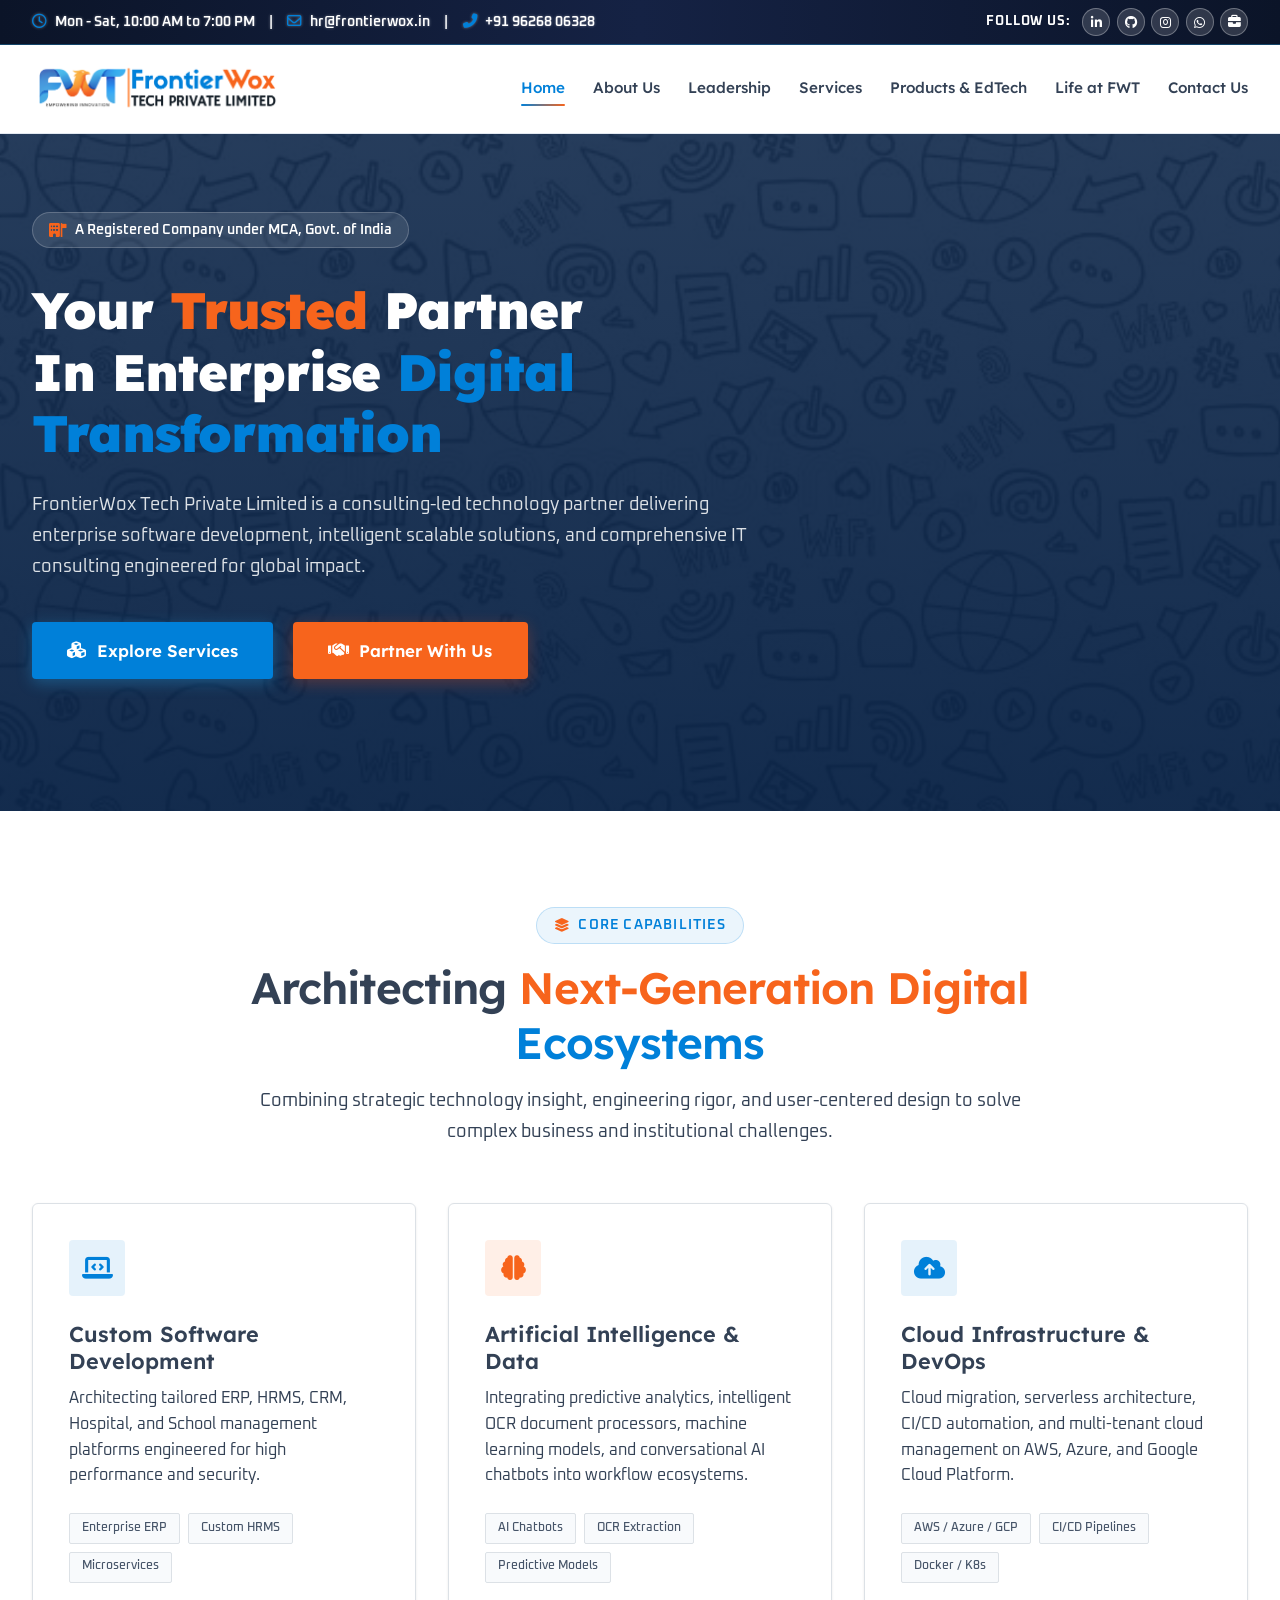
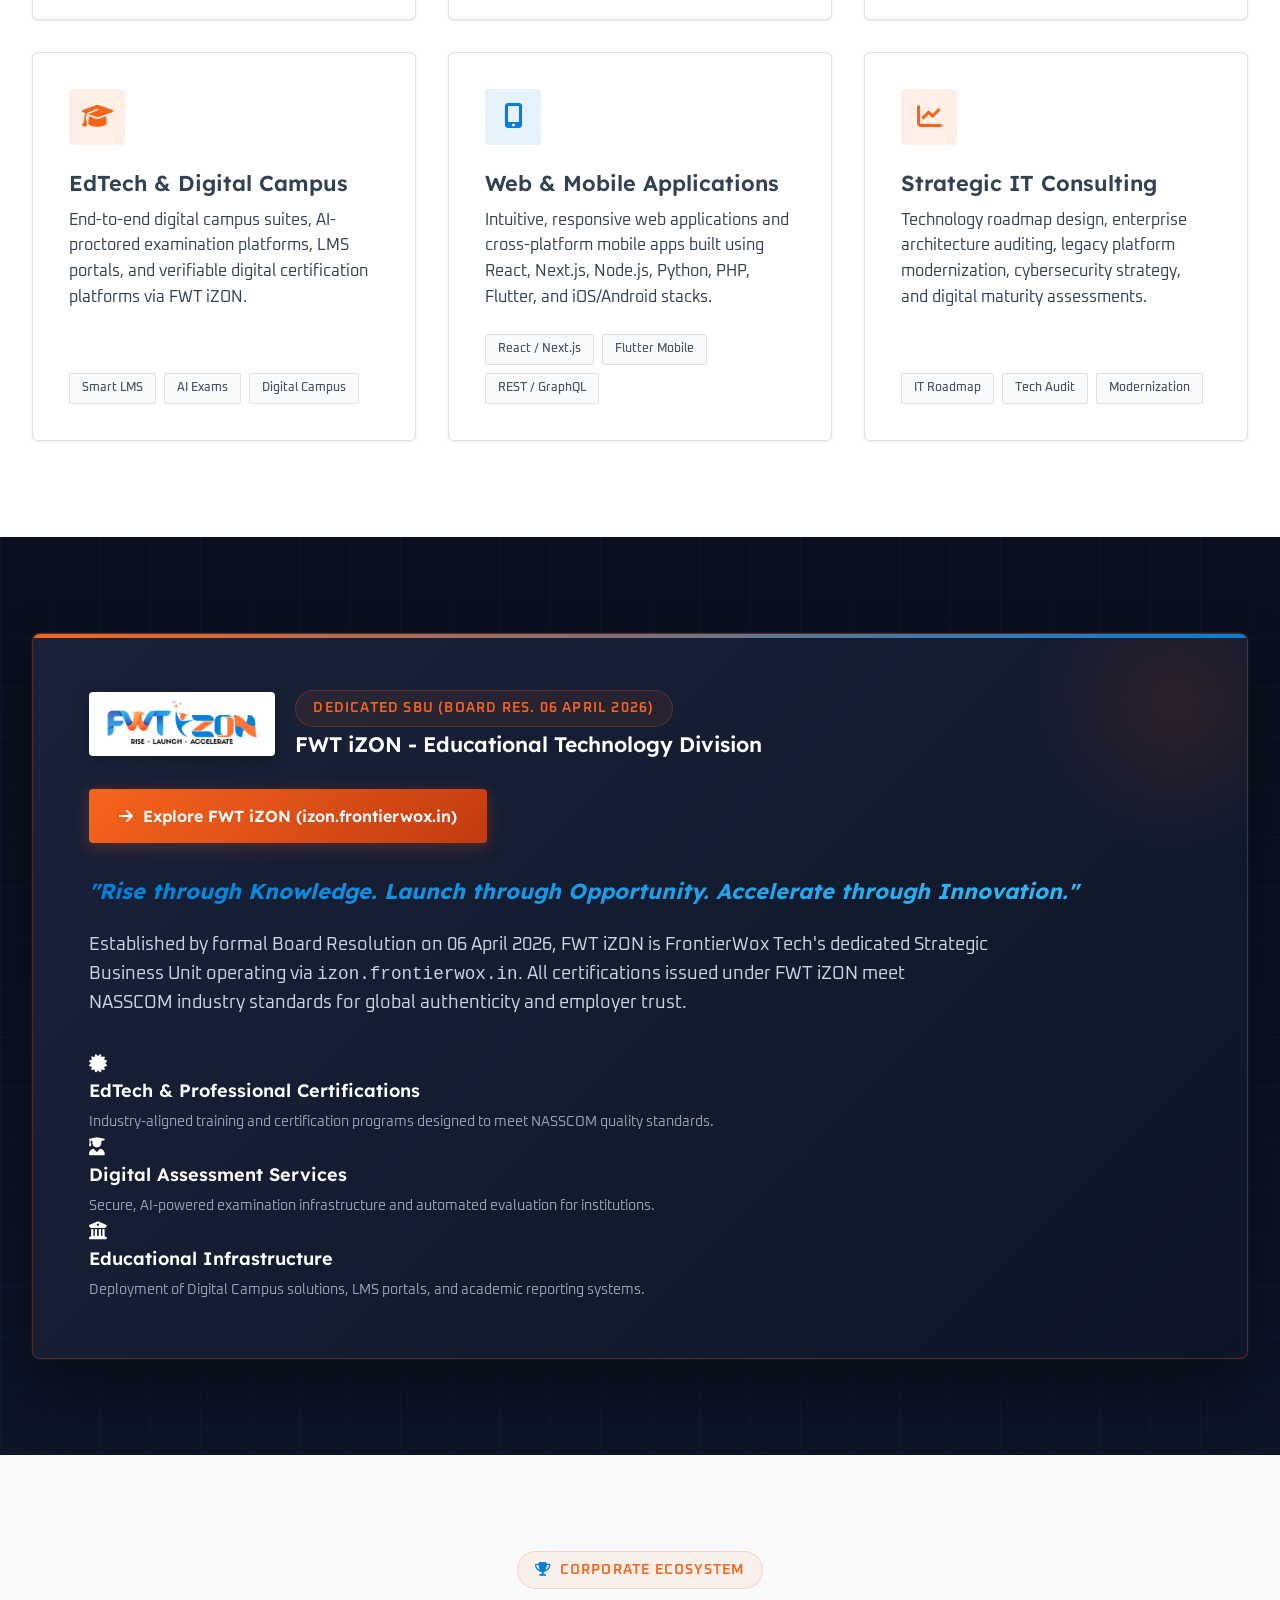
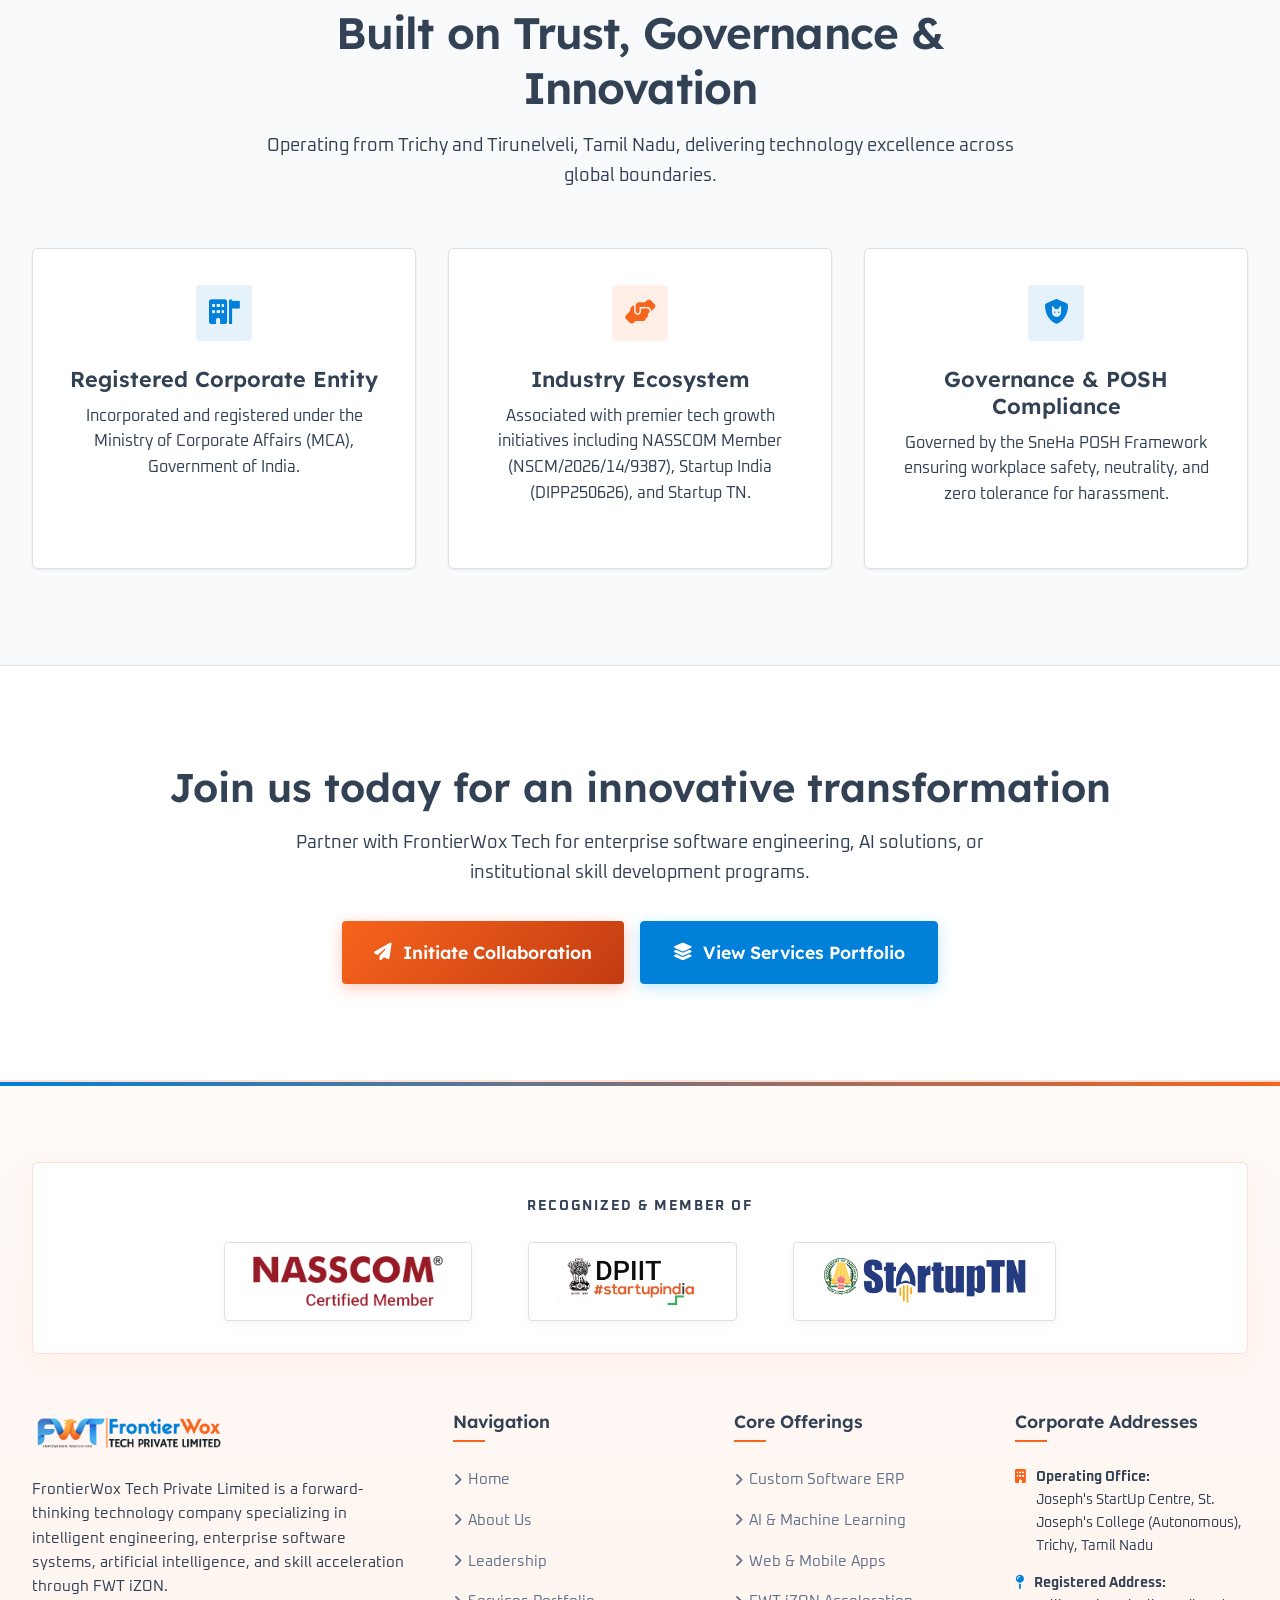
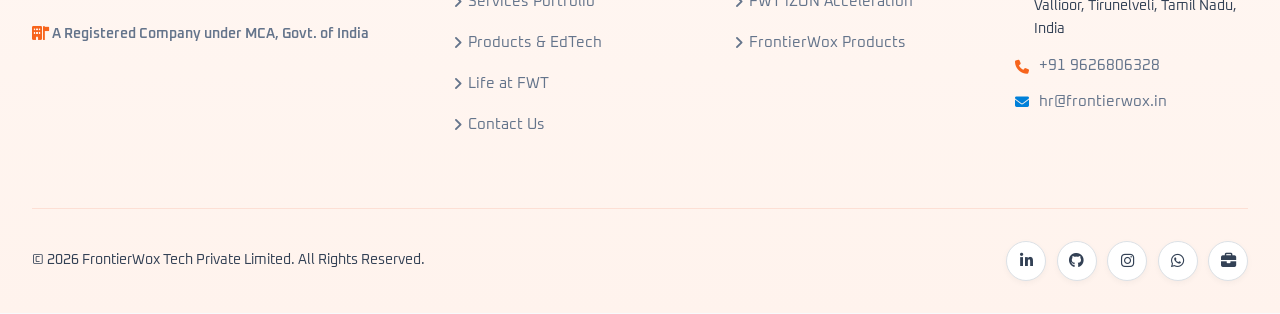
<file: index.html>
﻿<!DOCTYPE html>
<html lang="en">
<head>
  <meta charset="UTF-8">
  <meta name="viewport" content="width=device-width, initial-scale=1.0">
  <title>FrontierWox Tech Private Limited | Empowering Innovation</title>
  <meta name="description" content="FrontierWox Tech Private Limited - Empowering Innovation Through Intelligent Engineering, Custom Software, AI Solutions, Cloud Transformation & FWT iZON Skill Acceleration. A Registered Company under MCA, Govt. of India.">
  <link rel="icon" type="image/png" href="favicon.png">
  <link rel="apple-touch-icon" href="favicon.png">
  <link rel="stylesheet" href="style.css">
  <link rel="stylesheet" href="https://cdnjs.cloudflare.com/ajax/libs/font-awesome/6.4.0/css/all.min.css">
</head>
<body>
  <!-- PAGE SHUTTLE TRANSITION -->
  <div id="page-shuttle" class="page-shuttle">
    <div class="shuttle-content">
      <div class="shuttle-logo-box">
        <img src="fwt_logo.png" alt="FrontierWox Tech Corporate Shuttle Logo" class="shuttle-logo">
      </div>
      <div class="shuttle-title">FrontierWox Tech</div>
      <div class="shuttle-tagline">Empowering Innovation</div>
      <div class="shuttle-progress">
        <div class="shuttle-bar"></div>
      </div>
    </div>
  </div>

  <div class="scroll-progress-bar" id="scrollProgress"></div>

  <!-- HEADER WRAPPER (TOP BAR + NAVBAR) -->
  <div class="header-wrapper">
    <div class="top-bar">
      <div class="container top-bar-container">
        <div class="top-bar-left">
          <span><i class="far fa-clock"></i> Mon - Sat, 10:00 AM to 7:00 PM</span>
          <span class="top-bar-divider">|</span>
          <a href="mailto:hr@frontierwox.in"><i class="far fa-envelope"></i> hr@frontierwox.in</a>
          <span class="top-bar-divider">|</span>
          <a href="tel:+919626806328"><i class="fas fa-phone-alt"></i> +91 96268 06328</a>
        </div>
        <div class="top-bar-right">
          <span class="follow-label">Follow Us:</span>
          <div class="social-links-sm">
            <a href="https://www.linkedin.com/company/frontierwox-tech/" target="_blank" rel="noopener noreferrer" class="social-sm linkedin" title="LinkedIn"><i class="fab fa-linkedin-in"></i></a>
            <a href="https://github.com/frontierwox/" target="_blank" rel="noopener noreferrer" class="social-sm github" title="GitHub"><i class="fab fa-github"></i></a>
            <a href="https://www.instagram.com/frontierwox_tech/" target="_blank" rel="noopener noreferrer" class="social-sm instagram" title="Instagram"><i class="fab fa-instagram"></i></a>
            <a href="https://wa.me/919626806328" target="_blank" rel="noopener noreferrer" class="social-sm whatsapp" title="WhatsApp"><i class="fab fa-whatsapp"></i></a>
            <a href="https://www.ambitionbox.com/overview/frontierwox-tech-overview/" target="_blank" rel="noopener noreferrer" class="social-sm ambitionbox" title="AmbitionBox"><i class="fas fa-briefcase"></i></a>
          </div>
        </div>
      </div>
    </div>

    <!-- HEADER NAVBAR -->
    <header class="header">
      <div class="container">
        <nav class="navbar">
          <a href="index.html" class="brand-logo">
            <img src="fwt_logo.png" alt="FrontierWox Tech Private Limited Logo">
          </a>
          <ul class="nav-menu">
            <li><a href="index.html" class="nav-link active">Home</a></li>
            <li><a href="about.html" class="nav-link">About Us</a></li>
            <li><a href="leadership.html" class="nav-link">Leadership</a></li>
            <li><a href="services.html" class="nav-link">Services</a></li>
            <li><a href="products.html" class="nav-link">Products & EdTech</a></li>
            <li><a href="life.html" class="nav-link">Life at FWT</a></li>
            <li><a href="contact.html" class="nav-link">Contact Us</a></li>
          </ul>
          
          <button class="mobile-toggle" aria-label="Toggle Navigation">
            <i class="fas fa-bars"></i>
          </button>
        </nav>
      </div>
    </header>
  </div>

  <!-- HERO SECTION -->
  <section class="hero">
    <div class="cyber-grid-overlay"></div>
    <div class="container">
      <div class="hero-content" style="max-width: 900px; padding: 2rem 0;">
        <div class="cin-badge" style="background: rgba(255, 255, 255, 0.1); border: 1px solid rgba(255, 255, 255, 0.2); color: #ffffff; margin-bottom: 2rem;">
          <i class="fas fa-building-flag" style="color: var(--orange);"></i> A Registered Company under MCA, Govt. of India
        </div>
        <h1 class="hero-title" style="color: #ffffff; line-height: 1.2; margin-bottom: 1.5rem; font-size: clamp(2.2rem, 4vw, 3.5rem);">
          Your <span style="color: var(--orange);">Trusted</span> Partner 
          <br>
          In Enterprise <span style="color: var(--sky-blue);">Digital Transformation</span>
        </h1>
        <p class="hero-description" style="color: #dce1e6; font-size: 1.15rem; max-width: 85%; margin-bottom: 2.5rem;">
          FrontierWox Tech Private Limited is a consulting-led technology partner delivering enterprise software development, intelligent scalable solutions, and comprehensive IT consulting engineered for global impact.
        </p>
        <div class="hero-buttons">
          <a href="services.html" class="btn btn-primary" style="background: var(--sky-blue); color: #fff; border-color: var(--sky-blue); padding: 0.9rem 2.2rem; font-size: 1.05rem;">
            <i class="fas fa-cubes"></i> Explore Services
          </a>
          <a href="contact.html" class="btn btn-orange" style="background: var(--orange); color: #fff; border-color: var(--orange); padding: 0.9rem 2.2rem; font-size: 1.05rem;">
            <i class="fas fa-handshake"></i> Partner With Us
          </a>
        </div>
      </div>
    </div>
  </section>


  <!-- CORE CAPABILITIES GRID -->
  <section class="section-padding" style="background: var(--surface-white);">
    <div class="container">
      <div class="section-title-wrap">
        <span class="badge-tag" style="background: rgba(0, 128, 217, 0.08); border: 1px solid rgba(0, 128, 217, 0.2); color: var(--sky-blue);"><i class="fas fa-layer-group" style="color: var(--orange);"></i> Core Capabilities</span>
        <h2 class="section-title">
          Architecting 
          <span style="color: var(--orange);">Next-Generation</span> 
          <span style="color: var(--orange);">Digital</span> 
          <span style="color: var(--sky-blue);">Ecosystems</span>
        </h2>
        <p class="section-subtitle">Combining strategic technology insight, engineering rigor, and user-centered design to solve complex business and institutional challenges.</p>
      </div>

      <div class="services-grid">
        <div class="card">
          <div class="card-icon"><i class="fas fa-laptop-code"></i></div>
          <h3 class="card-title">Custom Software Development</h3>
          <p class="card-desc">Architecting tailored ERP, HRMS, CRM, Hospital, and School management platforms engineered for high performance and security.</p>
          <div class="card-tags">
            <span class="card-tag">Enterprise ERP</span>
            <span class="card-tag">Custom HRMS</span>
            <span class="card-tag">Microservices</span>
          </div>
        </div>

        <div class="card">
          <div class="card-icon orange"><i class="fas fa-brain"></i></div>
          <h3 class="card-title">Artificial Intelligence & Data</h3>
          <p class="card-desc">Integrating predictive analytics, intelligent OCR document processors, machine learning models, and conversational AI chatbots into workflow ecosystems.</p>
          <div class="card-tags">
            <span class="card-tag">AI Chatbots</span>
            <span class="card-tag">OCR Extraction</span>
            <span class="card-tag">Predictive Models</span>
          </div>
        </div>

        <div class="card">
          <div class="card-icon"><i class="fas fa-cloud-upload-alt"></i></div>
          <h3 class="card-title">Cloud Infrastructure & DevOps</h3>
          <p class="card-desc">Cloud migration, serverless architecture, CI/CD automation, and multi-tenant cloud management on AWS, Azure, and Google Cloud Platform.</p>
          <div class="card-tags">
            <span class="card-tag">AWS / Azure / GCP</span>
            <span class="card-tag">CI/CD Pipelines</span>
            <span class="card-tag">Docker / K8s</span>
          </div>
        </div>

        <div class="card">
          <div class="card-icon orange"><i class="fas fa-graduation-cap"></i></div>
          <h3 class="card-title">EdTech & Digital Campus</h3>
          <p class="card-desc">End-to-end digital campus suites, AI-proctored examination platforms, LMS portals, and verifiable digital certification platforms via FWT iZON.</p>
          <div class="card-tags">
            <span class="card-tag">Smart LMS</span>
            <span class="card-tag">AI Exams</span>
            <span class="card-tag">Digital Campus</span>
          </div>
        </div>

        <div class="card">
          <div class="card-icon"><i class="fas fa-mobile-screen-button"></i></div>
          <h3 class="card-title">Web & Mobile Applications</h3>
          <p class="card-desc">Intuitive, responsive web applications and cross-platform mobile apps built using React, Next.js, Node.js, Python, PHP, Flutter, and iOS/Android stacks.</p>
          <div class="card-tags">
            <span class="card-tag">React / Next.js</span>
            <span class="card-tag">Flutter Mobile</span>
            <span class="card-tag">REST / GraphQL</span>
          </div>
        </div>

        <div class="card">
          <div class="card-icon orange"><i class="fas fa-chart-line"></i></div>
          <h3 class="card-title">Strategic IT Consulting</h3>
          <p class="card-desc">Technology roadmap design, enterprise architecture auditing, legacy platform modernization, cybersecurity strategy, and digital maturity assessments.</p>
          <div class="card-tags">
            <span class="card-tag">IT Roadmap</span>
            <span class="card-tag">Tech Audit</span>
            <span class="card-tag">Modernization</span>
          </div>
        </div>
      </div>
    </div>
  </section>

  <!-- FWT iZON SBU SHOWCASE SECTION -->
  <section class="section-padding izon-section">
    <div class="container">
      <div class="izon-card">
        <div class="izon-header">
          <div class="izon-logo-wrap">
            <img src="fwt_izon_logo.png" alt="FWT iZON Strategic Business Unit Logo">
            <div class="izon-title-box">
              <span class="badge-tag orange" style="margin-bottom:0.25rem;">Dedicated SBU (Board Res. 06 April 2026)</span>
              <h3 style="color: #ffffff;">FWT iZON - Educational Technology Division</h3>
            </div>
          </div>
          <a href="products.html#izon" class="btn btn-orange">
            <i class="fas fa-arrow-right"></i> Explore FWT iZON (izon.frontierwox.in)
          </a>
        </div>

        <div class="izon-motto">
          "Rise through Knowledge. Launch through Opportunity. Accelerate through Innovation."
        </div>

        <p style="color: #cbd5e1; font-size: 1.1rem; max-width: 900px; margin-bottom: 2rem;">
          Established by formal Board Resolution on 06 April 2026, FWT iZON is FrontierWox Tech's dedicated Strategic Business Unit operating via <code>izon.frontierwox.in</code>. All certifications issued under FWT iZON meet NASSCOM industry standards for global authenticity and employer trust.
        </p>

        <div class="izon-features-grid">
          <div class="izon-feature-box">
            <div class="izon-icon"><i class="fas fa-certificate"></i></div>
            <h4 style="color: #ffffff; margin-bottom: 0.5rem;">EdTech & Professional Certifications</h4>
            <p style="color: #94a3b8; font-size: 0.9rem;">Industry-aligned training and certification programs designed to meet NASSCOM quality standards.</p>
          </div>
          <div class="izon-feature-box">
            <div class="izon-icon blue"><i class="fas fa-user-graduate"></i></div>
            <h4 style="color: #ffffff; margin-bottom: 0.5rem;">Digital Assessment Services</h4>
            <p style="color: #94a3b8; font-size: 0.9rem;">Secure, AI-powered examination infrastructure and automated evaluation for institutions.</p>
          </div>
          <div class="izon-feature-box">
            <div class="izon-icon"><i class="fas fa-building-columns"></i></div>
            <h4 style="color: #ffffff; margin-bottom: 0.5rem;">Educational Infrastructure</h4>
            <p style="color: #94a3b8; font-size: 0.9rem;">Deployment of Digital Campus solutions, LMS portals, and academic reporting systems.</p>
          </div>
        </div>
      </div>
    </div>
  </section>

  <!-- QUICK STATS & RECOGNITION HIGHLIGHT -->
  <section class="section-padding" style="background: var(--bg-light);">
    <div class="container">
      <div class="section-title-wrap">
        <span class="badge-tag" style="background: rgba(247, 100, 28, 0.08); border: 1px solid rgba(247, 100, 28, 0.2); color: var(--orange);"><i class="fas fa-trophy" style="color: var(--sky-blue);"></i> Corporate Ecosystem</span>
        <h2 class="section-title">
          Built 
          on 
          Trust, 
          Governance 
          &amp; 
          Innovation
        </h2>
        <p class="section-subtitle">Operating from Trichy and Tirunelveli, Tamil Nadu, delivering technology excellence across global boundaries.</p>
      </div>

      <div class="features-grid">
        <div class="card" style="text-align: center; align-items: center;">
          <div class="card-icon"><i class="fas fa-building-flag"></i></div>
          <h3 class="card-title">Registered Corporate Entity</h3>
          <p class="card-desc">Incorporated and registered under the Ministry of Corporate Affairs (MCA), Government of India.</p>
        </div>

        <div class="card" style="text-align: center; align-items: center;">
          <div class="card-icon orange"><i class="fas fa-handshake-angle"></i></div>
          <h3 class="card-title">Industry Ecosystem</h3>
          <p class="card-desc">Associated with premier tech growth initiatives including NASSCOM Member (NSCM/2026/14/9387), Startup India (DIPP250626), and Startup TN.</p>
        </div>

        <div class="card" style="text-align: center; align-items: center;">
          <div class="card-icon"><i class="fas fa-shield-cat"></i></div>
          <h3 class="card-title">Governance & POSH Compliance</h3>
          <p class="card-desc">Governed by the SneHa POSH Framework ensuring workplace safety, neutrality, and zero tolerance for harassment.</p>
        </div>
      </div>
    </div>
  </section>

  <!-- CALL TO ACTION BANNER -->
  <section class="section-padding" style="background: var(--surface-white); text-align: center; border-top: 1px solid var(--border-light);">
    <div class="container">
      <h2 style="font-size: 2.5rem; margin-bottom: 1rem;">
        Join 
        us 
        today 
        for 
        an 
        innovative 
        transformation
      </h2>
      <p style="font-size: 1.15rem; max-width: 700px; margin: 0 auto 2rem auto; color: var(--text-main);">
        Partner with FrontierWox Tech for enterprise software engineering, AI solutions, or institutional skill development programs.
      </p>
      <div style="display: flex; justify-content: center; gap: 1rem; flex-wrap: wrap;">
        <a href="contact.html" class="btn btn-orange" style="font-size: 1.1rem; padding: 1rem 2rem;">
          <i class="fas fa-paper-plane"></i> Initiate Collaboration
        </a>
        <a href="services.html" class="btn btn-primary" style="font-size: 1.1rem; padding: 1rem 2rem; background: var(--sky-blue); color: #fff; border: 1px solid var(--sky-blue);">
          <i class="fas fa-layer-group"></i> View Services Portfolio
        </a>
      </div>
    </div>
  </section>

  <!-- FOOTER -->
  <footer class="footer">
    <div class="container">
      <div class="footer-recognitions">
        <div class="recognition-title">Recognized & Member Of</div>
        <div class="recognition-logos">
          <div class="recognition-logo-card" title="NASSCOM Member">
            <img src="nasscom_logo.png" alt="NASSCOM Member Logo">
          </div>
          <div class="recognition-logo-card" title="StartUp India">
            <img src="startupLogo.cfb8671d.png" alt="StartUp India Logo">
          </div>
          <div class="recognition-logo-card" title="StartUp TN">
            <img src="startuptn_logo.png" alt="StartUp TN Logo">
          </div>
        </div>
      </div>

      <div class="footer-top">
        <div class="footer-brand">
          <img src="fwt_logo.png" alt="FrontierWox Tech Private Limited">
          <p>FrontierWox Tech Private Limited is a forward-thinking technology company specializing in intelligent engineering, enterprise software systems, artificial intelligence, and skill acceleration through FWT iZON.</p>
          <div style="font-size: 0.85rem; color: #64748b; font-weight: 600;">
            <i class="fas fa-building-flag" style="color: var(--orange);"></i> A Registered Company under MCA, Govt. of India
          </div>
        </div>

        <div class="footer-col">
          <h4>Navigation</h4>
          <ul class="footer-links">
            <li><a href="index.html"><i class="fas fa-angle-right"></i> Home</a></li>
            <li><a href="about.html"><i class="fas fa-angle-right"></i> About Us</a></li>
            <li><a href="leadership.html"><i class="fas fa-angle-right"></i> Leadership</a></li>
            <li><a href="services.html"><i class="fas fa-angle-right"></i> Services Portfolio</a></li>
            <li><a href="products.html"><i class="fas fa-angle-right"></i> Products & EdTech</a></li>
            <li><a href="life.html"><i class="fas fa-angle-right"></i> Life at FWT</a></li>
            <li><a href="contact.html"><i class="fas fa-angle-right"></i> Contact Us</a></li>
          </ul>
        </div>

        <div class="footer-col">
          <h4>Core Offerings</h4>
          <ul class="footer-links">
            <li><a href="services.html"><i class="fas fa-angle-right"></i> Custom Software ERP</a></li>
            <li><a href="services.html"><i class="fas fa-angle-right"></i> AI & Machine Learning</a></li>
            <li><a href="services.html"><i class="fas fa-angle-right"></i> Web & Mobile Apps</a></li>
            <li><a href="products.html"><i class="fas fa-angle-right"></i> FWT iZON Acceleration</a></li>
            <li><a href="products.html"><i class="fas fa-angle-right"></i> FrontierWox Products</a></li>
          </ul>
        </div>

        <div class="footer-col">
          <h4>Corporate Addresses</h4>
          <ul class="footer-links" style="font-size: 0.875rem;">
            <li style="display: flex; gap: 0.6rem; align-items: flex-start; margin-bottom: 0.85rem;">
              <i class="fas fa-building" style="color: var(--orange); margin-top: 3px;"></i>
              <div>
                <strong style="color: var(--text-dark); display: block;">Operating Office:</strong>
                <span>Joseph's StartUp Centre, St. Joseph's College (Autonomous), Trichy, Tamil Nadu</span>
              </div>
            </li>
            <li style="display: flex; gap: 0.6rem; align-items: flex-start; margin-bottom: 0.85rem;">
              <i class="fas fa-map-pin" style="color: var(--sky-blue); margin-top: 3px;"></i>
              <div>
                <strong style="color: var(--text-dark); display: block;">Registered Address:</strong>
                <span>Vallioor, Tirunelveli, Tamil Nadu, India</span>
              </div>
            </li>
            <li style="display: flex; gap: 0.6rem; align-items: center;">
              <i class="fas fa-phone" style="color: var(--orange);"></i>
              <a href="tel:+919626806328">+91 9626806328</a>
            </li>
            <li style="display: flex; gap: 0.6rem; align-items: center;">
              <i class="fas fa-envelope" style="color: var(--sky-blue);"></i>
              <a href="mailto:hr@frontierwox.in">hr@frontierwox.in</a>
            </li>
          </ul>
        </div>
      </div>

      <div class="footer-bottom">
        <div>
          &copy; 2026 FrontierWox Tech Private Limited. All Rights Reserved.
        </div>
        <div class="social-links">
          <a href="https://www.linkedin.com/company/frontierwox-tech/" target="_blank" rel="noopener noreferrer" class="social-link linkedin" title="LinkedIn"><i class="fab fa-linkedin-in"></i></a>
          <a href="https://github.com/frontierwox/" target="_blank" rel="noopener noreferrer" class="social-link github" title="GitHub"><i class="fab fa-github"></i></a>
          <a href="https://www.instagram.com/frontierwox_tech/" target="_blank" rel="noopener noreferrer" class="social-link instagram" title="Instagram"><i class="fab fa-instagram"></i></a>
          <a href="https://wa.me/919626806328" target="_blank" rel="noopener noreferrer" class="social-link whatsapp" title="WhatsApp"><i class="fab fa-whatsapp"></i></a>
          <a href="https://www.ambitionbox.com/overview/frontierwox-tech-overview/" target="_blank" rel="noopener noreferrer" class="social-link ambitionbox" title="AmbitionBox"><i class="fas fa-briefcase"></i></a>
        </div>
      </div>
    </div>
  </footer>

  <script src="script.js"></script>
</body>
</html>
</file>
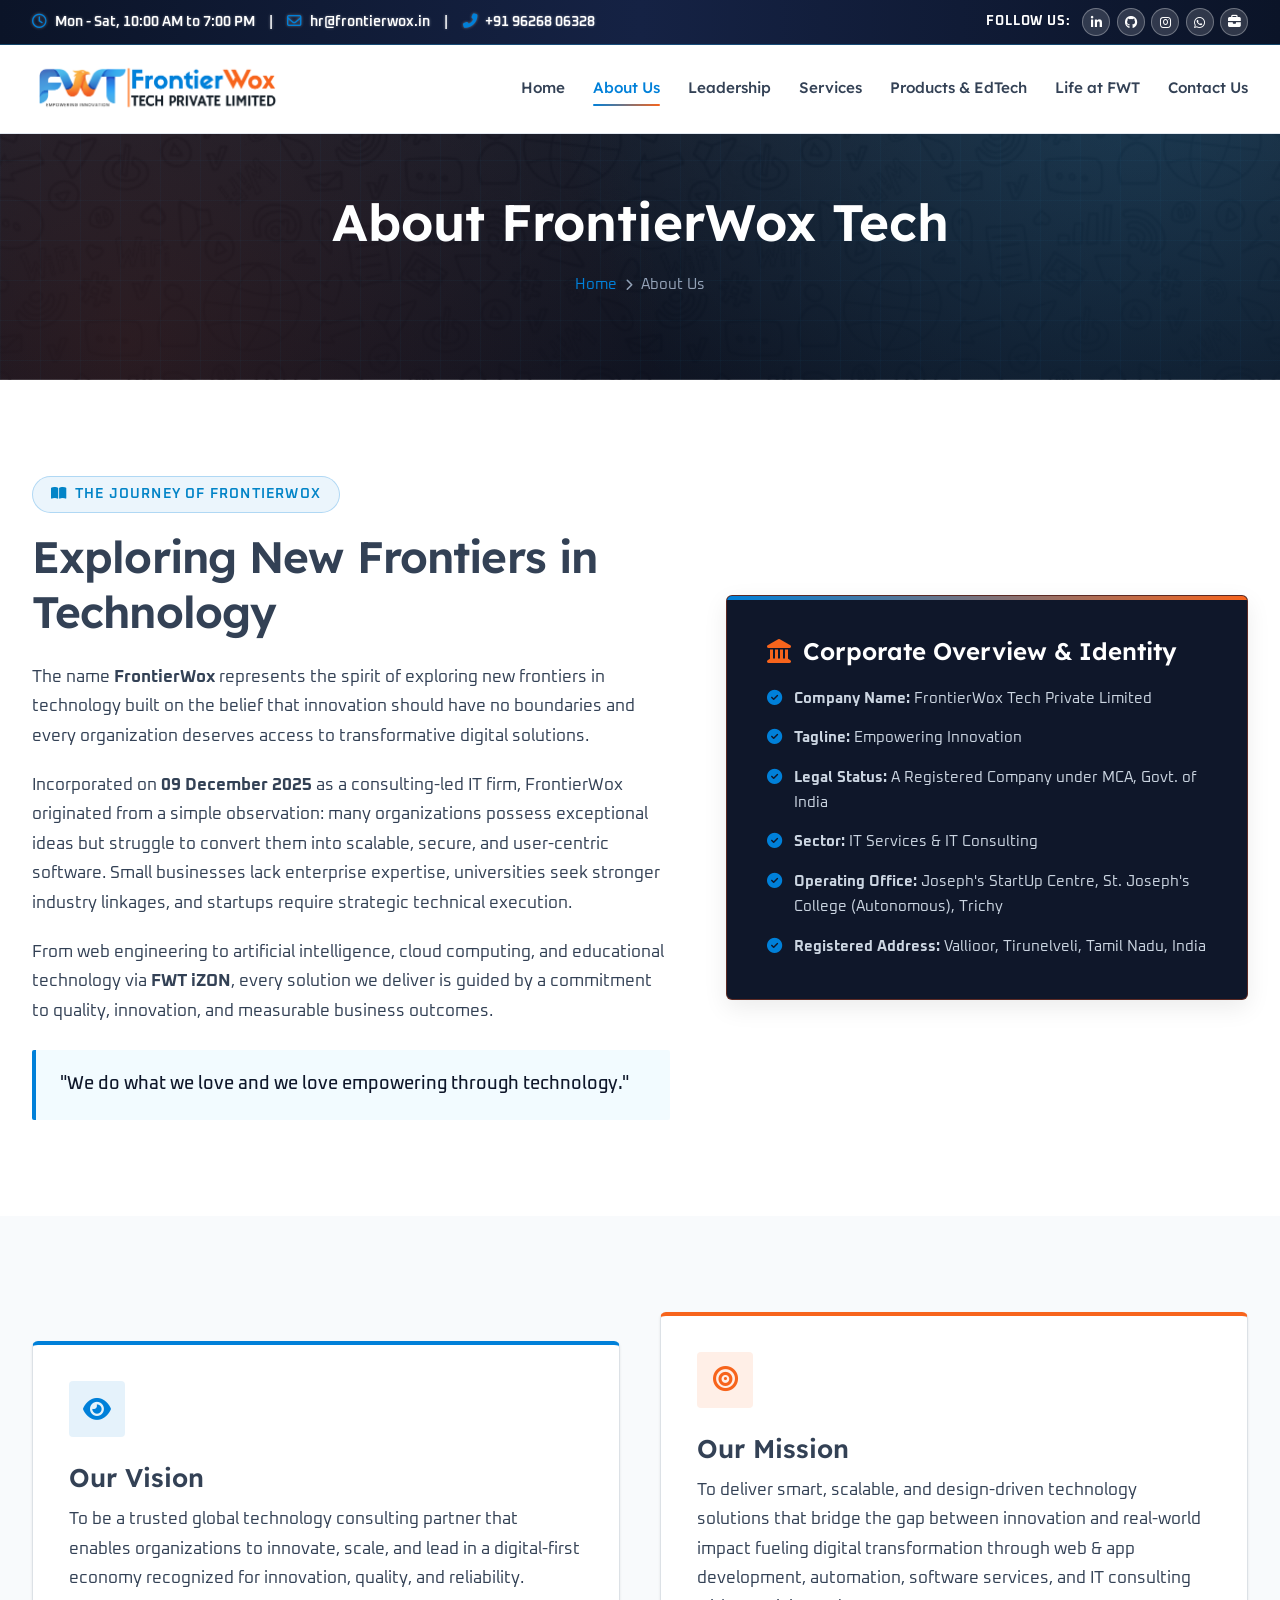
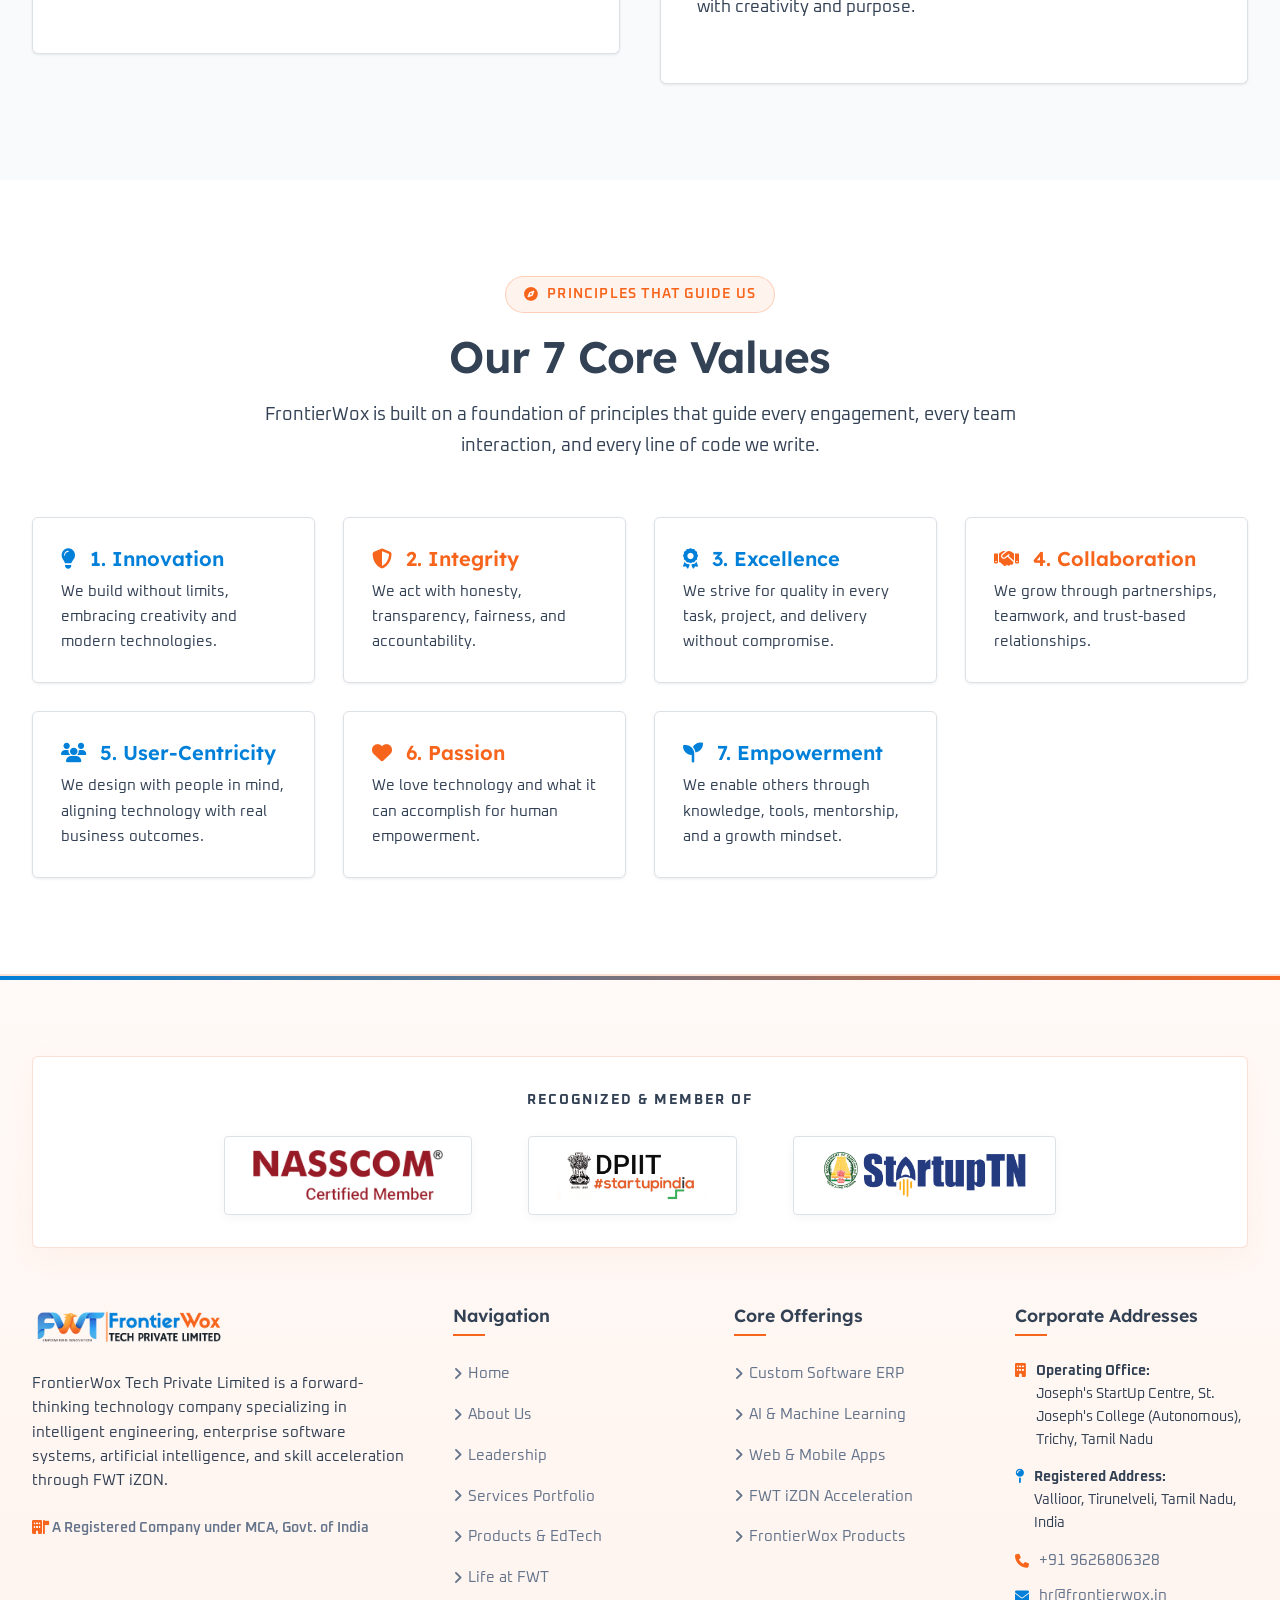
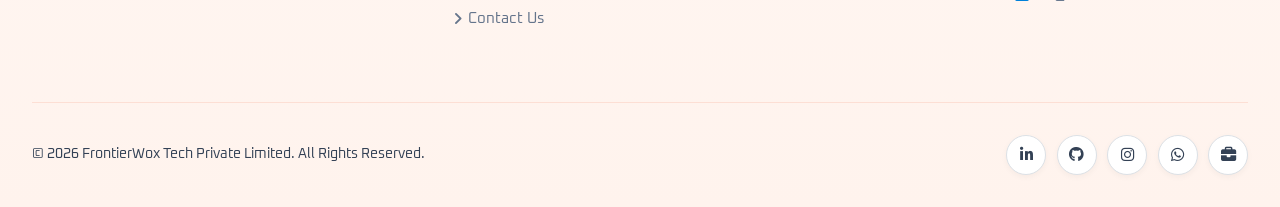
<file: about.html>
﻿<!DOCTYPE html>
<html lang="en">
<head>
  <meta charset="UTF-8">
  <meta name="viewport" content="width=device-width, initial-scale=1.0">
  <title>About Us | FrontierWox Tech Private Limited</title>
  <meta name="description" content="Discover FrontierWox Tech Private Limited - Company Story (The Journey of FrontierWox), Vision & Mission, 7 Core Values, CSR Strategy, and Academic Collaborations. A Registered Company under MCA, Govt. of India.">
  <link rel="icon" type="image/png" href="favicon.png">
  <link rel="apple-touch-icon" href="favicon.png">
  <link rel="stylesheet" href="style.css">
  <link rel="stylesheet" href="https://cdnjs.cloudflare.com/ajax/libs/font-awesome/6.4.0/css/all.min.css">
</head>
<body>
  <!-- PAGE SHUTTLE TRANSITION -->
  <div id="page-shuttle" class="page-shuttle">
    <div class="shuttle-content">
      <div class="shuttle-logo-box">
        <img src="fwt_logo.png" alt="FrontierWox Tech Corporate Shuttle Logo" class="shuttle-logo">
      </div>
      <div class="shuttle-title">FrontierWox Tech</div>
      <div class="shuttle-tagline">Empowering Innovation</div>
      <div class="shuttle-progress">
        <div class="shuttle-bar"></div>
      </div>
    </div>
  </div>

  <div class="scroll-progress-bar" id="scrollProgress"></div>

  <!-- HEADER WRAPPER (TOP BAR + NAVBAR) -->
  <div class="header-wrapper">
    <div class="top-bar">
      <div class="container top-bar-container">
        <div class="top-bar-left">
          <span><i class="far fa-clock"></i> Mon - Sat, 10:00 AM to 7:00 PM</span>
          <span class="top-bar-divider">|</span>
          <a href="mailto:hr@frontierwox.in"><i class="far fa-envelope"></i> hr@frontierwox.in</a>
          <span class="top-bar-divider">|</span>
          <a href="tel:+919626806328"><i class="fas fa-phone-alt"></i> +91 96268 06328</a>
        </div>
        <div class="top-bar-right">
          <span class="follow-label">Follow Us:</span>
          <div class="social-links-sm">
            <a href="https://www.linkedin.com/company/frontierwox-tech/" target="_blank" rel="noopener noreferrer" class="social-sm linkedin" title="LinkedIn"><i class="fab fa-linkedin-in"></i></a>
            <a href="https://github.com/frontierwox/" target="_blank" rel="noopener noreferrer" class="social-sm github" title="GitHub"><i class="fab fa-github"></i></a>
            <a href="https://www.instagram.com/frontierwox_tech/" target="_blank" rel="noopener noreferrer" class="social-sm instagram" title="Instagram"><i class="fab fa-instagram"></i></a>
            <a href="https://wa.me/919626806328" target="_blank" rel="noopener noreferrer" class="social-sm whatsapp" title="WhatsApp"><i class="fab fa-whatsapp"></i></a>
            <a href="https://www.ambitionbox.com/overview/frontierwox-tech-overview/" target="_blank" rel="noopener noreferrer" class="social-sm ambitionbox" title="AmbitionBox"><i class="fas fa-briefcase"></i></a>
          </div>
        </div>
      </div>
    </div>

    <!-- HEADER NAVBAR -->
    <header class="header">
      <div class="container">
        <nav class="navbar">
          <a href="index.html" class="brand-logo">
            <img src="fwt_logo.png" alt="FrontierWox Tech Private Limited Logo">
          </a>
          <ul class="nav-menu">
            <li><a href="index.html" class="nav-link">Home</a></li>
            <li><a href="about.html" class="nav-link active">About Us</a></li>
            <li><a href="leadership.html" class="nav-link">Leadership</a></li>
            <li><a href="services.html" class="nav-link">Services</a></li>
            <li><a href="products.html" class="nav-link">Products & EdTech</a></li>
            <li><a href="life.html" class="nav-link">Life at FWT</a></li>
            <li><a href="contact.html" class="nav-link">Contact Us</a></li>
          </ul>
          
          <button class="mobile-toggle" aria-label="Toggle Navigation">
            <i class="fas fa-bars"></i>
          </button>
        </nav>
      </div>
    </header>
  </div>

  <!-- PAGE BANNER -->
  <section class="page-banner">
    <div class="container">
      <h1 class="page-banner-title">About FrontierWox Tech</h1>
      <div class="breadcrumbs">
        <a href="index.html">Home</a> <i class="fas fa-chevron-right" style="font-size:0.75rem;"></i> <span>About Us</span>
      </div>
    </div>
  </section>

  <!-- COMPANY STORY SECTION -->
  <section class="section-padding" style="background: var(--surface-white);">
    <div class="container">
      <div class="journey-grid">
        <div>
          <span class="badge-tag"><i class="fas fa-book-open"></i> The Journey of FrontierWox</span>
          <h2 class="section-title" style="text-align: left; margin-bottom: 1.5rem;">Exploring New Frontiers in Technology</h2>
          <p style="font-size: 1.05rem; color: var(--text-main); margin-bottom: 1.25rem; line-height: 1.75;">
            The name <strong>FrontierWox</strong> represents the spirit of exploring new frontiers in technology built on the belief that innovation should have no boundaries and every organization deserves access to transformative digital solutions.
          </p>
          <p style="font-size: 1.05rem; color: var(--text-muted); margin-bottom: 1.25rem; line-height: 1.75;">
            Incorporated on <strong>09 December 2025</strong> as a consulting-led IT firm, FrontierWox originated from a simple observation: many organizations possess exceptional ideas but struggle to convert them into scalable, secure, and user-centric software. Small businesses lack enterprise expertise, universities seek stronger industry linkages, and startups require strategic technical execution.
          </p>
          <p style="font-size: 1.05rem; color: var(--text-muted); margin-bottom: 1.5rem; line-height: 1.75;">
            From web engineering to artificial intelligence, cloud computing, and educational technology via <strong>FWT iZON</strong>, every solution we deliver is guided by a commitment to quality, innovation, and measurable business outcomes.
          </p>
          <div style="padding: 1.25rem 1.5rem; background: rgba(39, 180, 251, 0.06); border-left: 4px solid var(--sky-blue); border-radius: var(--radius-sm); font-weight: 500; color: var(--navy-dark);">
            "We do what we love  and we love empowering through technology."
          </div>
        </div>

        <div>
          <div class="hero-glass-card" style="background: var(--navy-dark); border-color: rgba(235, 77, 28, 0.35);">
            <h3 style="color: #ffffff; font-size: 1.5rem; margin-bottom: 1.25rem; display: flex; align-items: center; gap: 0.75rem;">
              <i class="fas fa-landmark" style="color: var(--orange);"></i> Corporate Overview & Identity
            </h3>
            <ul style="color: #cbd5e1; font-size: 0.95rem; display: flex; flex-direction: column; gap: 0.9rem;">
              <li style="display: flex; gap: 0.75rem;">
                <i class="fas fa-check-circle" style="color: var(--sky-blue); margin-top: 4px;"></i>
                <div><strong>Company Name:</strong> FrontierWox Tech Private Limited</div>
              </li>
              <li style="display: flex; gap: 0.75rem;">
                <i class="fas fa-check-circle" style="color: var(--sky-blue); margin-top: 4px;"></i>
                <div><strong>Tagline:</strong> Empowering Innovation</div>
              </li>
              <li style="display: flex; gap: 0.75rem;">
                <i class="fas fa-check-circle" style="color: var(--sky-blue); margin-top: 4px;"></i>
                <div><strong>Legal Status:</strong> A Registered Company under MCA, Govt. of India</div>
              </li>
              <li style="display: flex; gap: 0.75rem;">
                <i class="fas fa-check-circle" style="color: var(--sky-blue); margin-top: 4px;"></i>
                <div><strong>Sector:</strong> IT Services & IT Consulting</div>
              </li>
              <li style="display: flex; gap: 0.75rem;">
                <i class="fas fa-check-circle" style="color: var(--sky-blue); margin-top: 4px;"></i>
                <div><strong>Operating Office:</strong> Joseph's StartUp Centre, St. Joseph's College (Autonomous), Trichy</div>
              </li>
              <li style="display: flex; gap: 0.75rem;">
                <i class="fas fa-check-circle" style="color: var(--sky-blue); margin-top: 4px;"></i>
                <div><strong>Registered Address:</strong> Vallioor, Tirunelveli, Tamil Nadu, India</div>
              </li>
            </ul>
          </div>
        </div>
      </div>
    </div>
  </section>

  <!-- VISION & MISSION CARDS -->
  <section class="section-padding" style="background: var(--bg-light);">
    <div class="container">
      <div class="vision-grid">
        <div class="card" style="border-top: 4px solid var(--sky-blue);">
          <div class="card-icon"><i class="fas fa-eye"></i></div>
          <h3 class="card-title" style="font-size: 1.6rem; color: var(--text-dark);">Our Vision</h3>
          <p class="card-desc" style="font-size: 1.05rem; line-height: 1.75;">
            To be a trusted global technology consulting partner that enables organizations to innovate, scale, and lead in a digital-first economy  recognized for innovation, quality, and reliability.
          </p>
        </div>

        <div class="card" style="border-top: 4px solid var(--orange);">
          <div class="card-icon orange"><i class="fas fa-bullseye"></i></div>
          <h3 class="card-title" style="font-size: 1.6rem; color: var(--text-dark);">Our Mission</h3>
          <p class="card-desc" style="font-size: 1.05rem; line-height: 1.75;">
            To deliver smart, scalable, and design-driven technology solutions that bridge the gap between innovation and real-world impact  fueling digital transformation through web & app development, automation, software services, and IT consulting with creativity and purpose.
          </p>
        </div>
      </div>
    </div>
  </section>

  <!-- 7 CORE VALUES SECTION -->
  <section class="section-padding" style="background: var(--surface-white);">
    <div class="container">
      <div class="section-title-wrap">
        <span class="badge-tag orange"><i class="fas fa-compass"></i> Principles That Guide Us</span>
        <h2 class="section-title">Our 7 Core Values</h2>
        <p class="section-subtitle">FrontierWox is built on a foundation of principles that guide every engagement, every team interaction, and every line of code we write.</p>
      </div>

      <div style="display: grid; grid-template-columns: repeat(auto-fit, minmax(280px, 1fr)); gap: 1.75rem;">
        <div class="card" style="padding: 1.75rem;">
          <h4 style="color: var(--sky-blue); font-size: 1.25rem; margin-bottom: 0.5rem;"><i class="fas fa-lightbulb" style="margin-right: 0.5rem;"></i> 1. Innovation</h4>
          <p style="font-size: 0.95rem; color: var(--text-muted);">We build without limits, embracing creativity and modern technologies.</p>
        </div>

        <div class="card" style="padding: 1.75rem;">
          <h4 style="color: var(--orange); font-size: 1.25rem; margin-bottom: 0.5rem;"><i class="fas fa-shield-halved" style="margin-right: 0.5rem;"></i> 2. Integrity</h4>
          <p style="font-size: 0.95rem; color: var(--text-muted);">We act with honesty, transparency, fairness, and accountability.</p>
        </div>

        <div class="card" style="padding: 1.75rem;">
          <h4 style="color: var(--sky-blue); font-size: 1.25rem; margin-bottom: 0.5rem;"><i class="fas fa-award" style="margin-right: 0.5rem;"></i> 3. Excellence</h4>
          <p style="font-size: 0.95rem; color: var(--text-muted);">We strive for quality in every task, project, and delivery without compromise.</p>
        </div>

        <div class="card" style="padding: 1.75rem;">
          <h4 style="color: var(--orange); font-size: 1.25rem; margin-bottom: 0.5rem;"><i class="fas fa-handshake" style="margin-right: 0.5rem;"></i> 4. Collaboration</h4>
          <p style="font-size: 0.95rem; color: var(--text-muted);">We grow through partnerships, teamwork, and trust-based relationships.</p>
        </div>

        <div class="card" style="padding: 1.75rem;">
          <h4 style="color: var(--sky-blue); font-size: 1.25rem; margin-bottom: 0.5rem;"><i class="fas fa-users" style="margin-right: 0.5rem;"></i> 5. User-Centricity</h4>
          <p style="font-size: 0.95rem; color: var(--text-muted);">We design with people in mind, aligning technology with real business outcomes.</p>
        </div>

        <div class="card" style="padding: 1.75rem;">
          <h4 style="color: var(--orange); font-size: 1.25rem; margin-bottom: 0.5rem;"><i class="fas fa-heart" style="margin-right: 0.5rem;"></i> 6. Passion</h4>
          <p style="font-size: 0.95rem; color: var(--text-muted);">We love technology and what it can accomplish for human empowerment.</p>
        </div>

        <div class="card" style="padding: 1.75rem;">
          <h4 style="color: var(--sky-blue); font-size: 1.25rem; margin-bottom: 0.5rem;"><i class="fas fa-seedling" style="margin-right: 0.5rem;"></i> 7. Empowerment</h4>
          <p style="font-size: 0.95rem; color: var(--text-muted);">We enable others through knowledge, tools, mentorship, and a growth mindset.</p>
        </div>
      </div>
    </div>
  </section>

  <!-- FOOTER -->
  <footer class="footer">
    <div class="container">
      <div class="footer-recognitions">
        <div class="recognition-title">Recognized & Member Of</div>
        <div class="recognition-logos">
          <div class="recognition-logo-card" title="NASSCOM Member">
            <img src="nasscom_logo.png" alt="NASSCOM Member Logo">
          </div>
          <div class="recognition-logo-card" title="StartUp India">
            <img src="startupLogo.cfb8671d.png" alt="StartUp India Logo">
          </div>
          <div class="recognition-logo-card" title="StartUp TN">
            <img src="startuptn_logo.png" alt="StartUp TN Logo">
          </div>
        </div>
      </div>

      <div class="footer-top">
        <div class="footer-brand">
          <img src="fwt_logo.png" alt="FrontierWox Tech Private Limited">
          <p>FrontierWox Tech Private Limited is a forward-thinking technology company specializing in intelligent engineering, enterprise software systems, artificial intelligence, and skill acceleration through FWT iZON.</p>
          <div style="font-size: 0.85rem; color: #64748b; font-weight: 600;">
            <i class="fas fa-building-flag" style="color: var(--orange);"></i> A Registered Company under MCA, Govt. of India
          </div>
        </div>

        <div class="footer-col">
          <h4>Navigation</h4>
          <ul class="footer-links">
            <li><a href="index.html"><i class="fas fa-angle-right"></i> Home</a></li>
            <li><a href="about.html"><i class="fas fa-angle-right"></i> About Us</a></li>
            <li><a href="leadership.html"><i class="fas fa-angle-right"></i> Leadership</a></li>
            <li><a href="services.html"><i class="fas fa-angle-right"></i> Services Portfolio</a></li>
            <li><a href="products.html"><i class="fas fa-angle-right"></i> Products & EdTech</a></li>
            <li><a href="life.html"><i class="fas fa-angle-right"></i> Life at FWT</a></li>
            <li><a href="contact.html"><i class="fas fa-angle-right"></i> Contact Us</a></li>
          </ul>
        </div>

        <div class="footer-col">
          <h4>Core Offerings</h4>
          <ul class="footer-links">
            <li><a href="services.html"><i class="fas fa-angle-right"></i> Custom Software ERP</a></li>
            <li><a href="services.html"><i class="fas fa-angle-right"></i> AI & Machine Learning</a></li>
            <li><a href="services.html"><i class="fas fa-angle-right"></i> Web & Mobile Apps</a></li>
            <li><a href="products.html"><i class="fas fa-angle-right"></i> FWT iZON Acceleration</a></li>
            <li><a href="products.html"><i class="fas fa-angle-right"></i> FrontierWox Products</a></li>
          </ul>
        </div>

        <div class="footer-col">
          <h4>Corporate Addresses</h4>
          <ul class="footer-links" style="font-size: 0.875rem;">
            <li style="display: flex; gap: 0.6rem; align-items: flex-start; margin-bottom: 0.85rem;">
              <i class="fas fa-building" style="color: var(--orange); margin-top: 3px;"></i>
              <div>
                <strong style="color: var(--text-dark); display: block;">Operating Office:</strong>
                <span>Joseph's StartUp Centre, St. Joseph's College (Autonomous), Trichy, Tamil Nadu</span>
              </div>
            </li>
            <li style="display: flex; gap: 0.6rem; align-items: flex-start; margin-bottom: 0.85rem;">
              <i class="fas fa-map-pin" style="color: var(--sky-blue); margin-top: 3px;"></i>
              <div>
                <strong style="color: var(--text-dark); display: block;">Registered Address:</strong>
                <span>Vallioor, Tirunelveli, Tamil Nadu, India</span>
              </div>
            </li>
            <li style="display: flex; gap: 0.6rem; align-items: center;">
              <i class="fas fa-phone" style="color: var(--orange);"></i>
              <a href="tel:+919626806328">+91 9626806328</a>
            </li>
            <li style="display: flex; gap: 0.6rem; align-items: center;">
              <i class="fas fa-envelope" style="color: var(--sky-blue);"></i>
              <a href="mailto:hr@frontierwox.in">hr@frontierwox.in</a>
            </li>
          </ul>
        </div>
      </div>

      <div class="footer-bottom">
        <div>
          &copy; 2026 FrontierWox Tech Private Limited. All Rights Reserved.
        </div>
        <div class="social-links">
          <a href="https://www.linkedin.com/company/frontierwox-tech/" target="_blank" rel="noopener noreferrer" class="social-link linkedin" title="LinkedIn"><i class="fab fa-linkedin-in"></i></a>
          <a href="https://github.com/frontierwox/" target="_blank" rel="noopener noreferrer" class="social-link github" title="GitHub"><i class="fab fa-github"></i></a>
          <a href="https://www.instagram.com/frontierwox_tech/" target="_blank" rel="noopener noreferrer" class="social-link instagram" title="Instagram"><i class="fab fa-instagram"></i></a>
          <a href="https://wa.me/919626806328" target="_blank" rel="noopener noreferrer" class="social-link whatsapp" title="WhatsApp"><i class="fab fa-whatsapp"></i></a>
          <a href="https://www.ambitionbox.com/overview/frontierwox-tech-overview/" target="_blank" rel="noopener noreferrer" class="social-link ambitionbox" title="AmbitionBox"><i class="fas fa-briefcase"></i></a>
        </div>
      </div>
    </div>
  </footer>

  <script src="script.js"></script>
</body>
</html>
</file>
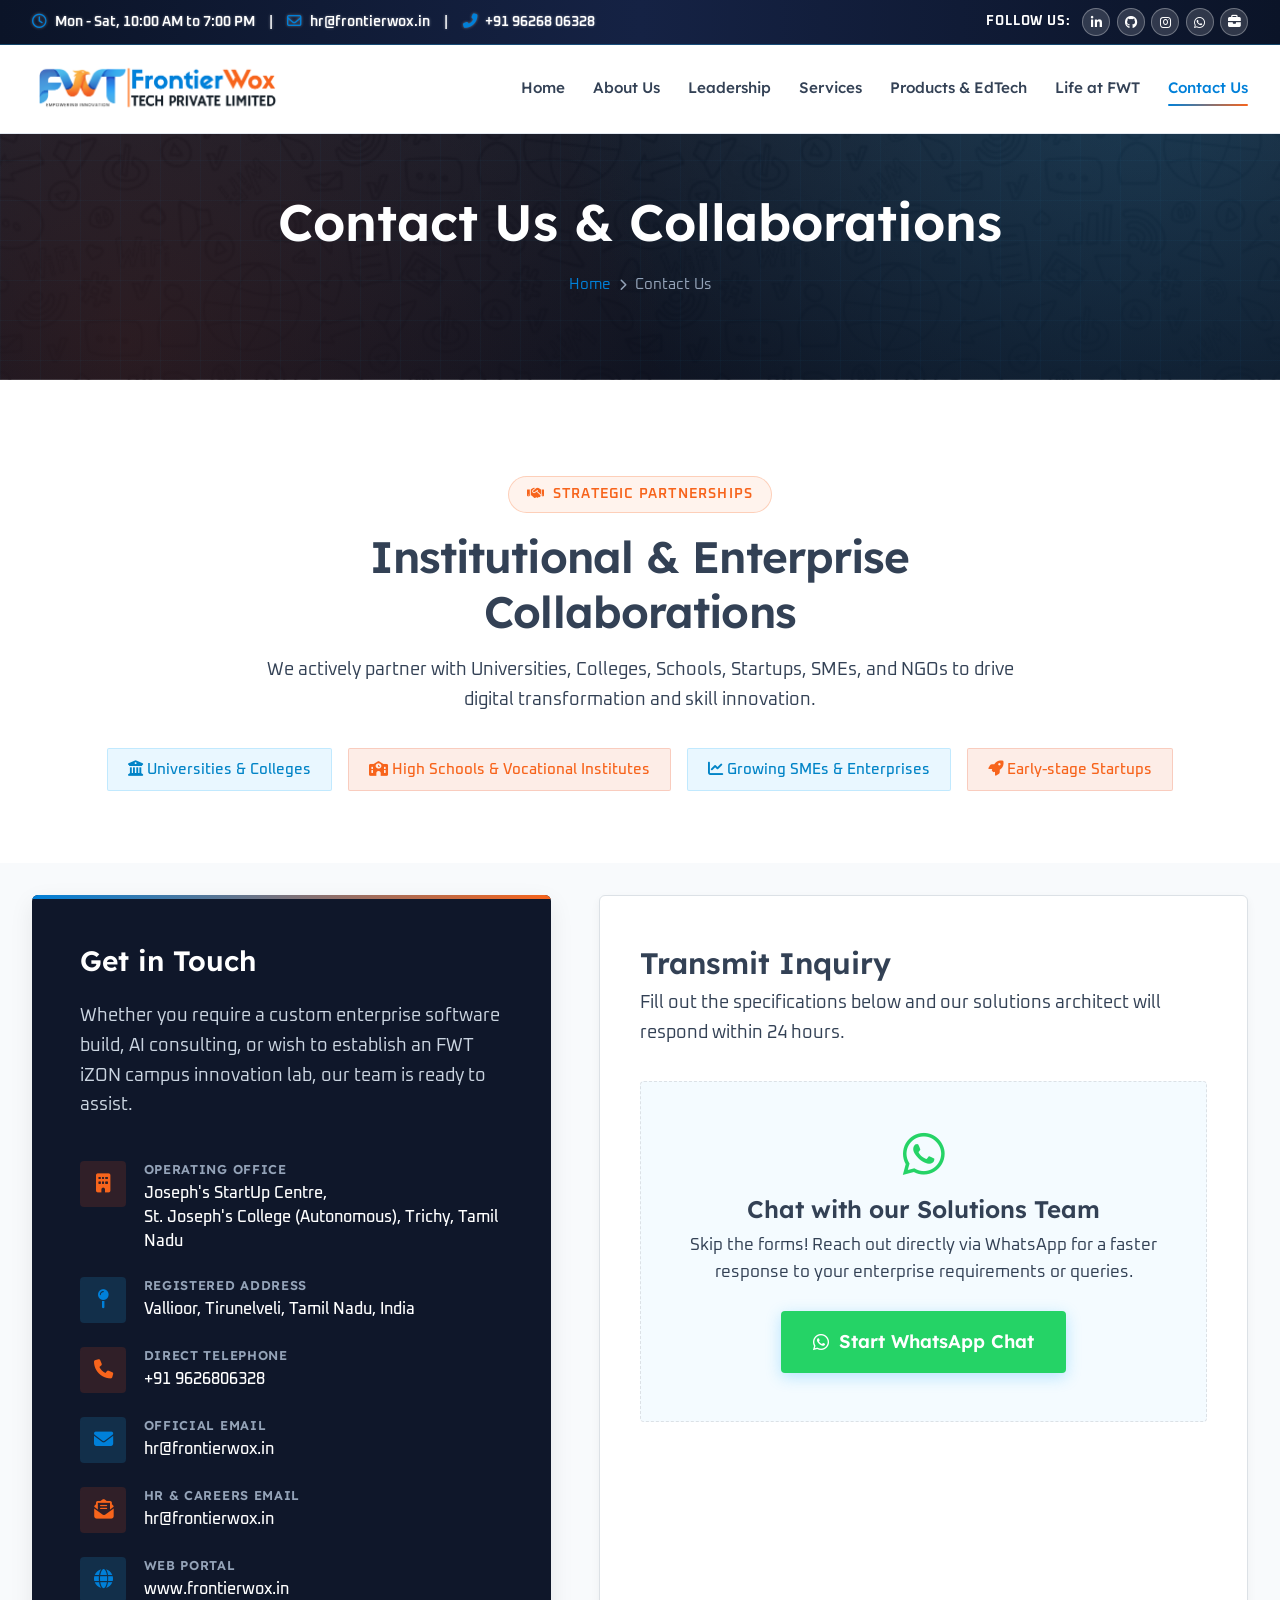
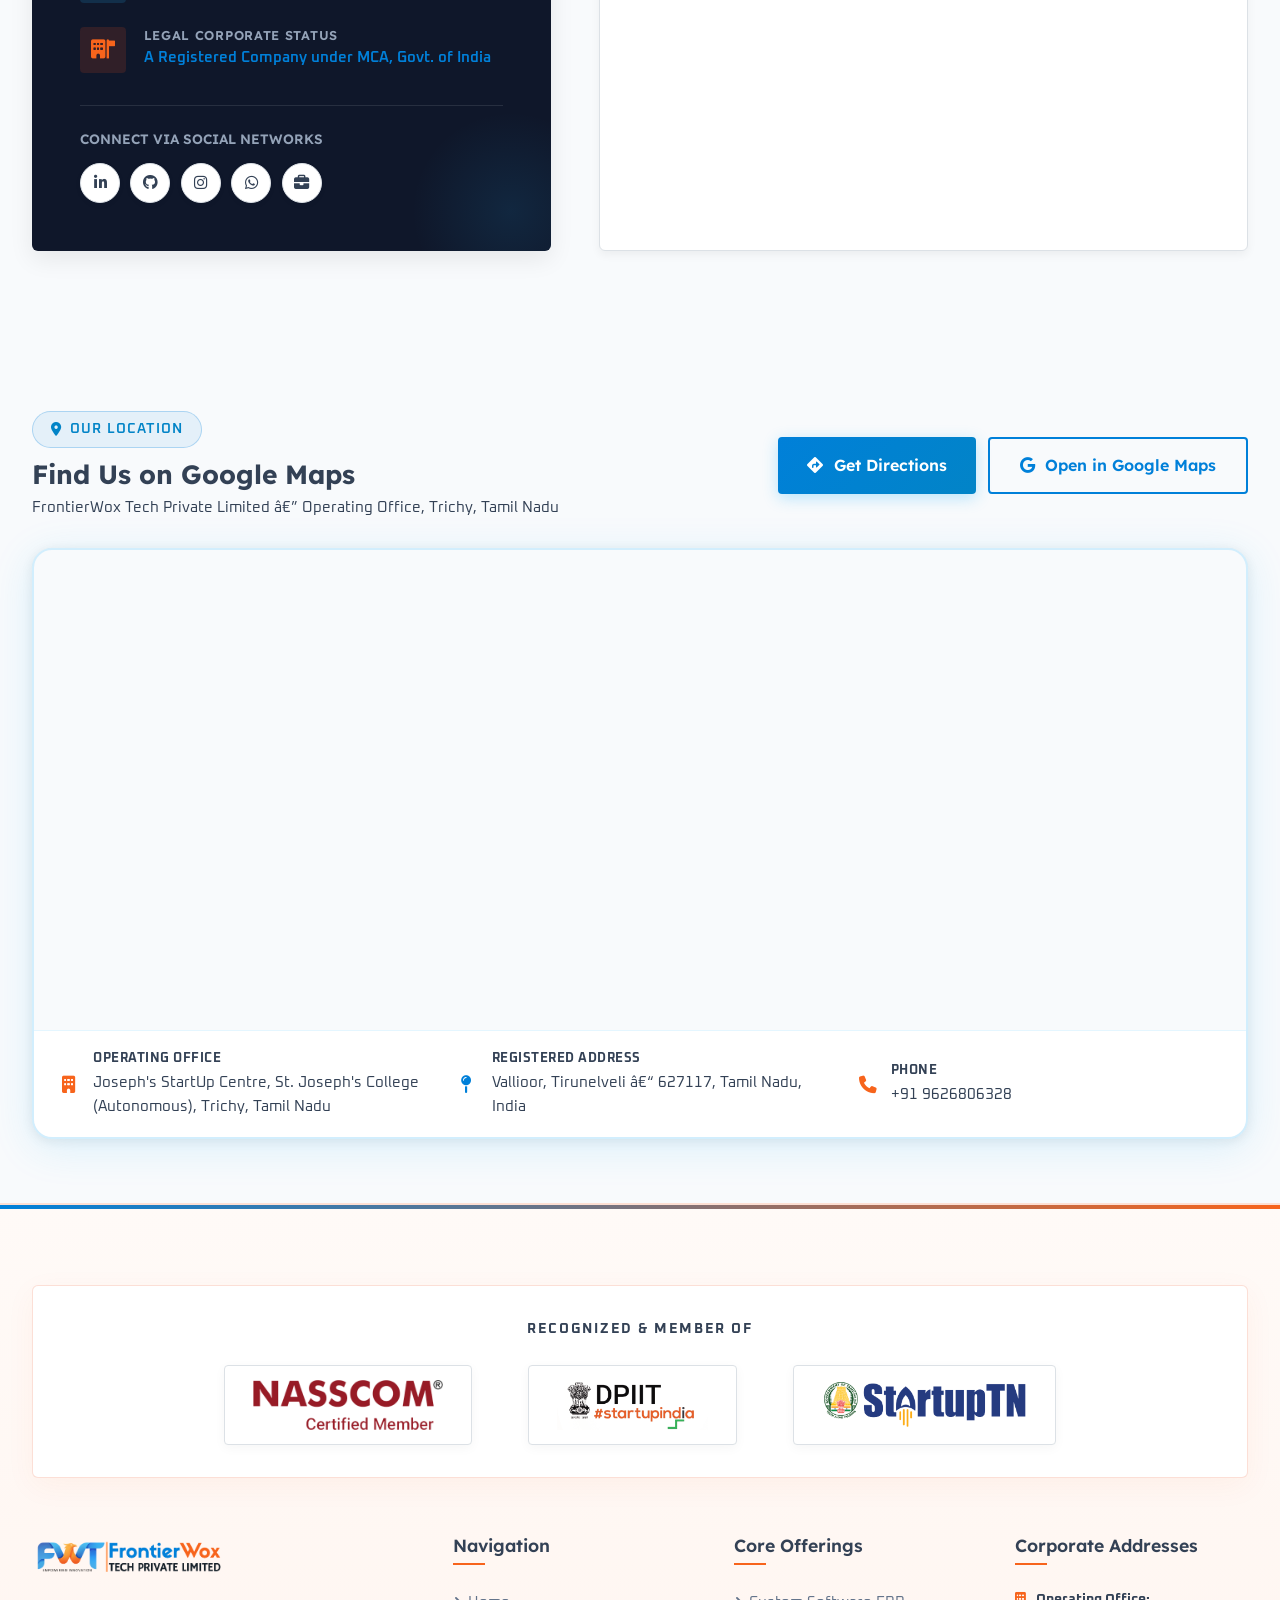
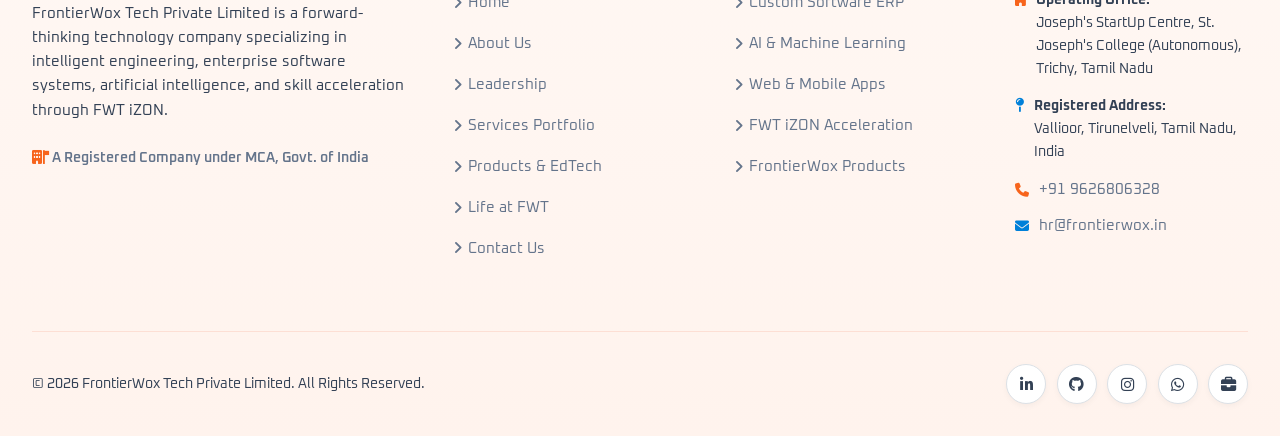
<file: contact.html>
﻿<!DOCTYPE html>
<html lang="en">
<head>
  <meta charset="UTF-8">
  <meta name="viewport" content="width=device-width, initial-scale=1.0">
  <title>Contact Us & Collaborations | FrontierWox Tech</title>
  <meta name="description" content="Get in touch with FrontierWox Tech Private Limited. Operating Office: Joseph's StartUp Centre, St. Joseph's College (Autonomous), Trichy. Registered Address: Vallioor, Tirunelveli. Phone: +91 9626806328 | Email: hr@frontierwox.in. A Registered Company under MCA, Govt. of India.">
  <link rel="icon" type="image/png" href="favicon.png">
  <link rel="apple-touch-icon" href="favicon.png">
  <link rel="stylesheet" href="style.css">
  <link rel="stylesheet" href="https://cdnjs.cloudflare.com/ajax/libs/font-awesome/6.4.0/css/all.min.css">
  <style>
    .map-section {
      background: var(--bg-light);
      padding: 4rem 0;
    }
    .map-wrapper {
      border-radius: 20px;
      overflow: hidden;
      box-shadow: 0 8px 40px rgba(39, 180, 251, 0.15), 0 2px 12px rgba(0,0,0,0.08);
      border: 2px solid rgba(39, 180, 251, 0.18);
      position: relative;
    }
    .map-wrapper iframe {
      display: block;
      width: 100%;
      height: 480px;
      border: 0;
    }
    .map-header {
      display: flex;
      align-items: center;
      justify-content: space-between;
      flex-wrap: wrap;
      gap: 1rem;
      margin-bottom: 1.75rem;
    }
    .map-header-text h3 {
      font-size: 1.65rem;
      font-weight: 700;
      color: var(--text-dark);
      margin-bottom: 0.25rem;
    }
    .map-header-text p {
      color: var(--text-muted);
      font-size: 0.95rem;
    }
    .map-action-btns {
      display: flex;
      gap: 0.75rem;
      flex-wrap: wrap;
    }
    .map-address-strip {
      display: flex;
      align-items: center;
      gap: 2.5rem;
      flex-wrap: wrap;
      background: var(--surface-white);
      border-radius: 0 0 18px 18px;
      padding: 1.1rem 1.75rem;
      border-top: 1.5px solid rgba(39, 180, 251, 0.12);
    }
    .map-address-item {
      display: flex;
      align-items: center;
      gap: 0.65rem;
      font-size: 0.92rem;
    }
    .map-address-item i {
      font-size: 1.1rem;
      width: 1.3rem;
      flex-shrink: 0;
    }
    .map-address-item span {
      color: var(--text-muted);
      line-height: 1.4;
    }
    .map-address-item strong {
      color: var(--text-dark);
      display: block;
      font-size: 0.8rem;
      text-transform: uppercase;
      letter-spacing: 0.5px;
      margin-bottom: 0.1rem;
    }
    @media (max-width: 768px) {
      .map-wrapper iframe { height: 300px; }
      .map-header { flex-direction: column; align-items: flex-start; }
      .map-address-strip { gap: 1rem; padding: 1rem; }
    }
  </style>
</head>
<body>
  <!-- PAGE SHUTTLE TRANSITION -->
  <div id="page-shuttle" class="page-shuttle">
    <div class="shuttle-content">
      <div class="shuttle-logo-box">
        <img src="fwt_logo.png" alt="FrontierWox Tech Corporate Shuttle Logo" class="shuttle-logo">
      </div>
      <div class="shuttle-title">FrontierWox Tech</div>
      <div class="shuttle-tagline">Empowering Innovation</div>
      <div class="shuttle-progress">
        <div class="shuttle-bar"></div>
      </div>
    </div>
  </div>

  <div class="scroll-progress-bar" id="scrollProgress"></div>

  <!-- HEADER WRAPPER (TOP BAR + NAVBAR) -->
  <div class="header-wrapper">
    <div class="top-bar">
      <div class="container top-bar-container">
        <div class="top-bar-left">
          <span><i class="far fa-clock"></i> Mon - Sat, 10:00 AM to 7:00 PM</span>
          <span class="top-bar-divider">|</span>
          <a href="mailto:hr@frontierwox.in"><i class="far fa-envelope"></i> hr@frontierwox.in</a>
          <span class="top-bar-divider">|</span>
          <a href="tel:+919626806328"><i class="fas fa-phone-alt"></i> +91 96268 06328</a>
        </div>
        <div class="top-bar-right">
          <span class="follow-label">Follow Us:</span>
          <div class="social-links-sm">
            <a href="https://www.linkedin.com/company/frontierwox-tech/" target="_blank" rel="noopener noreferrer" class="social-sm linkedin" title="LinkedIn"><i class="fab fa-linkedin-in"></i></a>
            <a href="https://github.com/frontierwox/" target="_blank" rel="noopener noreferrer" class="social-sm github" title="GitHub"><i class="fab fa-github"></i></a>
            <a href="https://www.instagram.com/frontierwox_tech/" target="_blank" rel="noopener noreferrer" class="social-sm instagram" title="Instagram"><i class="fab fa-instagram"></i></a>
            <a href="https://wa.me/919626806328" target="_blank" rel="noopener noreferrer" class="social-sm whatsapp" title="WhatsApp"><i class="fab fa-whatsapp"></i></a>
            <a href="https://www.ambitionbox.com/overview/frontierwox-tech-overview/" target="_blank" rel="noopener noreferrer" class="social-sm ambitionbox" title="AmbitionBox"><i class="fas fa-briefcase"></i></a>
          </div>
        </div>
      </div>
    </div>

    <!-- HEADER NAVBAR -->
    <header class="header">
      <div class="container">
        <nav class="navbar">
          <a href="index.html" class="brand-logo">
            <img src="fwt_logo.png" alt="FrontierWox Tech Private Limited Logo">
          </a>
          <ul class="nav-menu">
            <li><a href="index.html" class="nav-link">Home</a></li>
            <li><a href="about.html" class="nav-link">About Us</a></li>
            <li><a href="leadership.html" class="nav-link">Leadership</a></li>
            <li><a href="services.html" class="nav-link">Services</a></li>
            <li><a href="products.html" class="nav-link">Products & EdTech</a></li>
            <li><a href="life.html" class="nav-link">Life at FWT</a></li>
            <li><a href="contact.html" class="nav-link active">Contact Us</a></li>
          </ul>
          
          <button class="mobile-toggle" aria-label="Toggle Navigation">
            <i class="fas fa-bars"></i>
          </button>
        </nav>
      </div>
    </header>
  </div>

  <!-- PAGE BANNER -->
  <section class="page-banner">
    <div class="container">
      <h1 class="page-banner-title">Contact Us & Collaborations</h1>
      <div class="breadcrumbs">
        <a href="index.html">Home</a> <i class="fas fa-chevron-right" style="font-size:0.75rem;"></i> <span>Contact Us</span>
      </div>
    </div>
  </section>

  <!-- COLLABORATION CALLOUT BANNER -->
  <section class="section-padding" style="background: var(--surface-white); padding-bottom: 2rem;">
    <div class="container">
      <div class="section-title-wrap" style="margin-bottom: 2rem;">
        <span class="badge-tag orange"><i class="fas fa-handshake"></i> Strategic Partnerships</span>
        <h2 class="section-title">Institutional & Enterprise Collaborations</h2>
        <p class="section-subtitle">We actively partner with Universities, Colleges, Schools, Startups, SMEs, and NGOs to drive digital transformation and skill innovation.</p>
      </div>

      <div style="display: flex; gap: 1rem; justify-content: center; flex-wrap: wrap; margin-bottom: 2.5rem;">
        <span class="card-tag" style="font-size: 0.95rem; padding: 0.5rem 1.25rem; background: rgba(39, 180, 251, 0.1); color: #0284c7; border: 1px solid rgba(39, 180, 251, 0.2);"><i class="fas fa-university"></i> Universities & Colleges</span>
        <span class="card-tag" style="font-size: 0.95rem; padding: 0.5rem 1.25rem; background: rgba(235, 77, 28, 0.1); color: var(--orange); border: 1px solid rgba(235, 77, 28, 0.2);"><i class="fas fa-school"></i> High Schools & Vocational Institutes</span>
        <span class="card-tag" style="font-size: 0.95rem; padding: 0.5rem 1.25rem; background: rgba(39, 180, 251, 0.1); color: #0284c7; border: 1px solid rgba(39, 180, 251, 0.2);"><i class="fas fa-chart-line"></i> Growing SMEs & Enterprises</span>
        <span class="card-tag" style="font-size: 0.95rem; padding: 0.5rem 1.25rem; background: rgba(235, 77, 28, 0.1); color: var(--orange); border: 1px solid rgba(235, 77, 28, 0.2);"><i class="fas fa-rocket"></i> Early-stage Startups</span>
      </div>
    </div>
  </section>

  <!-- CONTACT GRID SECTION -->
  <section class="section-padding" style="background: var(--bg-light); padding-top: 2rem;">
    <div class="container">
      <div class="contact-grid">
        <!-- Contact Info Side Card -->
        <div class="contact-info-card">
          <h3>Get in Touch</h3>
          <p style="color: #cbd5e1; margin-bottom: 2.5rem;">
            Whether you require a custom enterprise software build, AI consulting, or wish to establish an FWT iZON campus innovation lab, our team is ready to assist.
          </p>

          <div class="contact-item">
            <div class="contact-icon" style="background: rgba(235, 77, 28, 0.15); color: var(--orange);"><i class="fas fa-building"></i></div>
            <div class="contact-text">
              <h5>Operating Office</h5>
              <p>Joseph's StartUp Centre,<br>St. Joseph's College (Autonomous), Trichy, Tamil Nadu</p>
            </div>
          </div>

          <div class="contact-item">
            <div class="contact-icon"><i class="fas fa-map-pin"></i></div>
            <div class="contact-text">
              <h5>Registered Address</h5>
              <p>Vallioor, Tirunelveli, Tamil Nadu, India</p>
            </div>
          </div>

          <div class="contact-item">
            <div class="contact-icon" style="background: rgba(235, 77, 28, 0.15); color: var(--orange);"><i class="fas fa-phone"></i></div>
            <div class="contact-text">
              <h5>Direct Telephone</h5>
              <p><a href="tel:+919626806328">+91 9626806328</a></p>
            </div>
          </div>

          <div class="contact-item">
            <div class="contact-icon"><i class="fas fa-envelope"></i></div>
            <div class="contact-text">
              <h5>Official Email</h5>
              <p><a href="mailto:hr@frontierwox.in">hr@frontierwox.in</a></p>
            </div>
          </div>

          <div class="contact-item">
            <div class="contact-icon" style="background: rgba(235, 77, 28, 0.15); color: var(--orange);"><i class="fas fa-envelope-open-text"></i></div>
            <div class="contact-text">
              <h5>HR & Careers Email</h5>
              <p><a href="mailto:hr@frontierwox.in">hr@frontierwox.in</a></p>
            </div>
          </div>

          <div class="contact-item">
            <div class="contact-icon"><i class="fas fa-globe"></i></div>
            <div class="contact-text">
              <h5>Web Portal</h5>
              <p><a href="https://www.frontierwox.in" target="_blank">www.frontierwox.in</a></p>
            </div>
          </div>

          <div class="contact-item">
            <div class="contact-icon" style="background: rgba(235, 77, 28, 0.15); color: var(--orange);"><i class="fas fa-building-flag"></i></div>
            <div class="contact-text">
              <h5>Legal Corporate Status</h5>
              <p style="font-size: 0.95rem; color: var(--sky-blue); font-weight: 600;">A Registered Company under MCA, Govt. of India</p>
            </div>
          </div>

          <div style="margin-top: 2rem; border-top: 1px solid rgba(255,255,255,0.1); padding-top: 1.5rem;">
            <h5 style="color: #94a3b8; font-size: 0.85rem; text-transform: uppercase; margin-bottom: 1rem;">Connect via Social Networks</h5>
            <div class="social-links">
              <a href="https://www.linkedin.com/company/frontierwox-tech/" target="_blank" rel="noopener noreferrer" class="social-link linkedin" title="LinkedIn"><i class="fab fa-linkedin-in"></i></a>
              <a href="https://github.com/frontierwox/" target="_blank" rel="noopener noreferrer" class="social-link github" title="GitHub"><i class="fab fa-github"></i></a>
              <a href="https://www.instagram.com/frontierwox_tech/" target="_blank" rel="noopener noreferrer" class="social-link instagram" title="Instagram"><i class="fab fa-instagram"></i></a>
              <a href="https://wa.me/919626806328" target="_blank" rel="noopener noreferrer" class="social-link whatsapp" title="WhatsApp"><i class="fab fa-whatsapp"></i></a>
              <a href="https://www.ambitionbox.com/overview/frontierwox-tech-overview/" target="_blank" rel="noopener noreferrer" class="social-link ambitionbox" title="AmbitionBox"><i class="fas fa-briefcase"></i></a>
            </div>
          </div>
        </div>

        <!-- Contact Form Container -->
        <div id="contactFormContainer" style="background: var(--surface-white); padding: 3rem 2.5rem; border-radius: var(--radius-lg); box-shadow: var(--shadow-md); border: 1px solid var(--border-light); position: relative;">
          <div id="formHeaderBlock">
            <h3 style="font-size: 1.85rem; margin-bottom: 0.5rem;">Transmit Inquiry</h3>
            <p style="color: var(--text-muted); margin-bottom: 2rem;">Fill out the specifications below and our solutions architect will respond within 24 hours.</p>
          </div>

          <div style="text-align: center; padding: 3rem 1rem; background: rgba(39, 180, 251, 0.05); border-radius: var(--radius-md); border: 1px dashed var(--border-light);">
            <i class="fab fa-whatsapp" style="font-size: 3rem; color: #25D366; margin-bottom: 1rem;"></i>
            <h4 style="font-size: 1.5rem; margin-bottom: 0.5rem;">Chat with our Solutions Team</h4>
            <p style="color: var(--text-muted); margin-bottom: 1.5rem; font-size: 1.05rem;">
              Skip the forms! Reach out directly via WhatsApp for a faster response to your enterprise requirements or queries.
            </p>
            <a href="https://wa.me/919626806328?text=Hi%20FrontierWox%20Support%2C%20My%20Name%20is%20" target="_blank" class="btn btn-primary" style="font-size: 1.15rem; padding: 1rem 2rem; background: #25D366; border-color: #25D366; color: #fff;">
              <i class="fab fa-whatsapp"></i> Start WhatsApp Chat
            </a>
          </div>

          <!-- Ticket Confirmation Result Box -->
          <div id="ticketConfirmation" style="display: none; background: #0a0f1d; color: #ffffff; padding: 2.5rem; border-radius: var(--radius-lg); border: 2px solid var(--sky-blue); box-shadow: var(--shadow-glow);">
          </div>
        </div>
      </div>
    </div>
  </section>

  <!-- GOOGLE MAP LOCATION SECTION -->
  <section class="map-section">
    <div class="container">
      <div class="map-header">
        <div class="map-header-text">
          <span class="badge-tag" style="margin-bottom: 0.6rem;"><i class="fas fa-location-dot"></i> Our Location</span>
          <h3>Find Us on Google Maps</h3>
          <p>FrontierWox Tech Private Limited â€” Operating Office, Trichy, Tamil Nadu</p>
        </div>
        <div class="map-action-btns">
          <a href="https://maps.app.goo.gl/PuNs3XGEnU9MeZjW9" target="_blank" rel="noopener noreferrer" class="btn btn-primary">
            <i class="fas fa-directions"></i> Get Directions
          </a>
          <a href="https://maps.app.goo.gl/PuNs3XGEnU9MeZjW9" target="_blank" rel="noopener noreferrer" class="btn btn-outline">
            <i class="fab fa-google"></i> Open in Google Maps
          </a>
        </div>
      </div>

      <div class="map-wrapper">
        <iframe
          src="https://www.google.com/maps/embed?pb=!1m18!1m12!1m3!1d3918.774119714168!2d78.69184369999999!3d10.8285906!2m3!1f0!2f0!3f0!3m2!1i1024!2i768!4f13.1!3m3!1m2!1s0x3baaf52960c0703f%3A0x85c6e9b436f50934!2sFrontierWox%20Tech%20Private%20Limited!5e0!3m2!1sen!2sin!4v1784891905550!5m2!1sen!2sin"
          title="FrontierWox Tech Private Limited - Google Maps Location"
          allowfullscreen=""
          loading="lazy"
          referrerpolicy="strict-origin-when-cross-origin">
        </iframe>
        <div class="map-address-strip">
          <div class="map-address-item">
            <i class="fas fa-building" style="color: var(--orange);"></i>
            <div>
              <strong>Operating Office</strong>
              <span>Joseph's StartUp Centre, St. Joseph's College (Autonomous), Trichy, Tamil Nadu</span>
            </div>
          </div>
          <div class="map-address-item">
            <i class="fas fa-map-pin" style="color: var(--sky-blue);"></i>
            <div>
              <strong>Registered Address</strong>
              <span>Vallioor, Tirunelveli â€“ 627117, Tamil Nadu, India</span>
            </div>
          </div>
          <div class="map-address-item">
            <i class="fas fa-phone" style="color: var(--orange);"></i>
            <div>
              <strong>Phone</strong>
              <a href="tel:+919626806328" style="color: var(--text-muted);">+91 9626806328</a>
            </div>
          </div>
        </div>
      </div>
    </div>
  </section>

  <!-- FOOTER -->
  <footer class="footer">
    <div class="container">
      <div class="footer-recognitions">
        <div class="recognition-title">Recognized & Member Of</div>
        <div class="recognition-logos">
          <div class="recognition-logo-card" title="NASSCOM Member">
            <img src="nasscom_logo.png" alt="NASSCOM Member Logo">
          </div>
          <div class="recognition-logo-card" title="StartUp India">
            <img src="startupLogo.cfb8671d.png" alt="StartUp India Logo">
          </div>
          <div class="recognition-logo-card" title="StartUp TN">
            <img src="startuptn_logo.png" alt="StartUp TN Logo">
          </div>
        </div>
      </div>

      <div class="footer-top">
        <div class="footer-brand">
          <img src="fwt_logo.png" alt="FrontierWox Tech Private Limited">
          <p>FrontierWox Tech Private Limited is a forward-thinking technology company specializing in intelligent engineering, enterprise software systems, artificial intelligence, and skill acceleration through FWT iZON.</p>
          <div style="font-size: 0.85rem; color: #64748b; font-weight: 600;">
            <i class="fas fa-building-flag" style="color: var(--orange);"></i> A Registered Company under MCA, Govt. of India
          </div>
        </div>

        <div class="footer-col">
          <h4>Navigation</h4>
          <ul class="footer-links">
            <li><a href="index.html"><i class="fas fa-angle-right"></i> Home</a></li>
            <li><a href="about.html"><i class="fas fa-angle-right"></i> About Us</a></li>
            <li><a href="leadership.html"><i class="fas fa-angle-right"></i> Leadership</a></li>
            <li><a href="services.html"><i class="fas fa-angle-right"></i> Services Portfolio</a></li>
            <li><a href="products.html"><i class="fas fa-angle-right"></i> Products & EdTech</a></li>
            <li><a href="life.html"><i class="fas fa-angle-right"></i> Life at FWT</a></li>
            <li><a href="contact.html"><i class="fas fa-angle-right"></i> Contact Us</a></li>
          </ul>
        </div>

        <div class="footer-col">
          <h4>Core Offerings</h4>
          <ul class="footer-links">
            <li><a href="services.html"><i class="fas fa-angle-right"></i> Custom Software ERP</a></li>
            <li><a href="services.html"><i class="fas fa-angle-right"></i> AI & Machine Learning</a></li>
            <li><a href="services.html"><i class="fas fa-angle-right"></i> Web & Mobile Apps</a></li>
            <li><a href="products.html"><i class="fas fa-angle-right"></i> FWT iZON Acceleration</a></li>
            <li><a href="products.html"><i class="fas fa-angle-right"></i> FrontierWox Products</a></li>
          </ul>
        </div>

        <div class="footer-col">
          <h4>Corporate Addresses</h4>
          <ul class="footer-links" style="font-size: 0.875rem;">
            <li style="display: flex; gap: 0.6rem; align-items: flex-start; margin-bottom: 0.85rem;">
              <i class="fas fa-building" style="color: var(--orange); margin-top: 3px;"></i>
              <div>
                <strong style="color: var(--text-dark); display: block;">Operating Office:</strong>
                <span>Joseph's StartUp Centre, St. Joseph's College (Autonomous), Trichy, Tamil Nadu</span>
              </div>
            </li>
            <li style="display: flex; gap: 0.6rem; align-items: flex-start; margin-bottom: 0.85rem;">
              <i class="fas fa-map-pin" style="color: var(--sky-blue); margin-top: 3px;"></i>
              <div>
                <strong style="color: var(--text-dark); display: block;">Registered Address:</strong>
                <span>Vallioor, Tirunelveli, Tamil Nadu, India</span>
              </div>
            </li>
            <li style="display: flex; gap: 0.6rem; align-items: center;">
              <i class="fas fa-phone" style="color: var(--orange);"></i>
              <a href="tel:+919626806328">+91 9626806328</a>
            </li>
            <li style="display: flex; gap: 0.6rem; align-items: center;">
              <i class="fas fa-envelope" style="color: var(--sky-blue);"></i>
              <a href="mailto:hr@frontierwox.in">hr@frontierwox.in</a>
            </li>
          </ul>
        </div>
      </div>

      <div class="footer-bottom">
        <div>
          &copy; 2026 FrontierWox Tech Private Limited. All Rights Reserved.
        </div>
        <div class="social-links">
          <a href="https://www.linkedin.com/company/frontierwox-tech/" target="_blank" rel="noopener noreferrer" class="social-link linkedin" title="LinkedIn"><i class="fab fa-linkedin-in"></i></a>
          <a href="https://github.com/frontierwox/" target="_blank" rel="noopener noreferrer" class="social-link github" title="GitHub"><i class="fab fa-github"></i></a>
          <a href="https://www.instagram.com/frontierwox_tech/" target="_blank" rel="noopener noreferrer" class="social-link instagram" title="Instagram"><i class="fab fa-instagram"></i></a>
          <a href="https://wa.me/919626806328" target="_blank" rel="noopener noreferrer" class="social-link whatsapp" title="WhatsApp"><i class="fab fa-whatsapp"></i></a>
          <a href="https://www.ambitionbox.com/overview/frontierwox-tech-overview/" target="_blank" rel="noopener noreferrer" class="social-link ambitionbox" title="AmbitionBox"><i class="fas fa-briefcase"></i></a>
        </div>
      </div>
    </div>
  </footer>

  <script src="script.js"></script>
</body>
</html>
</file>
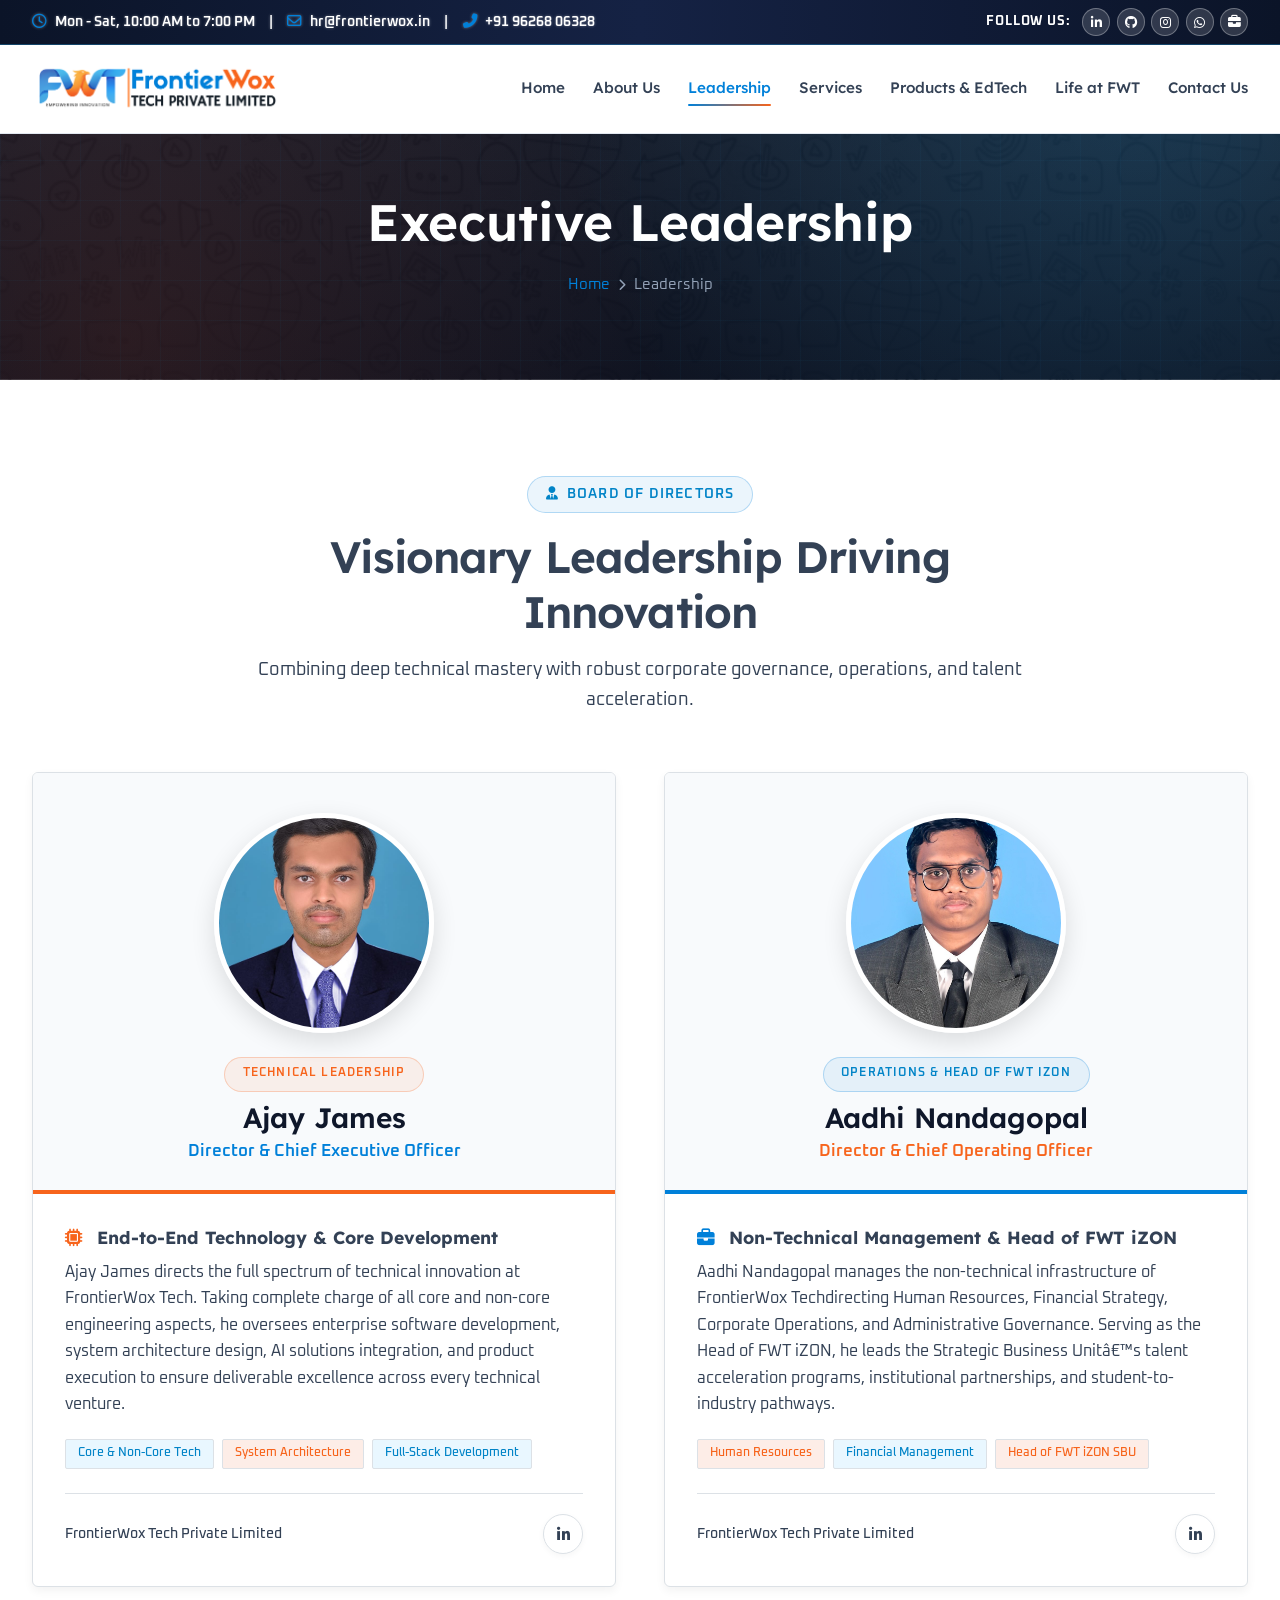
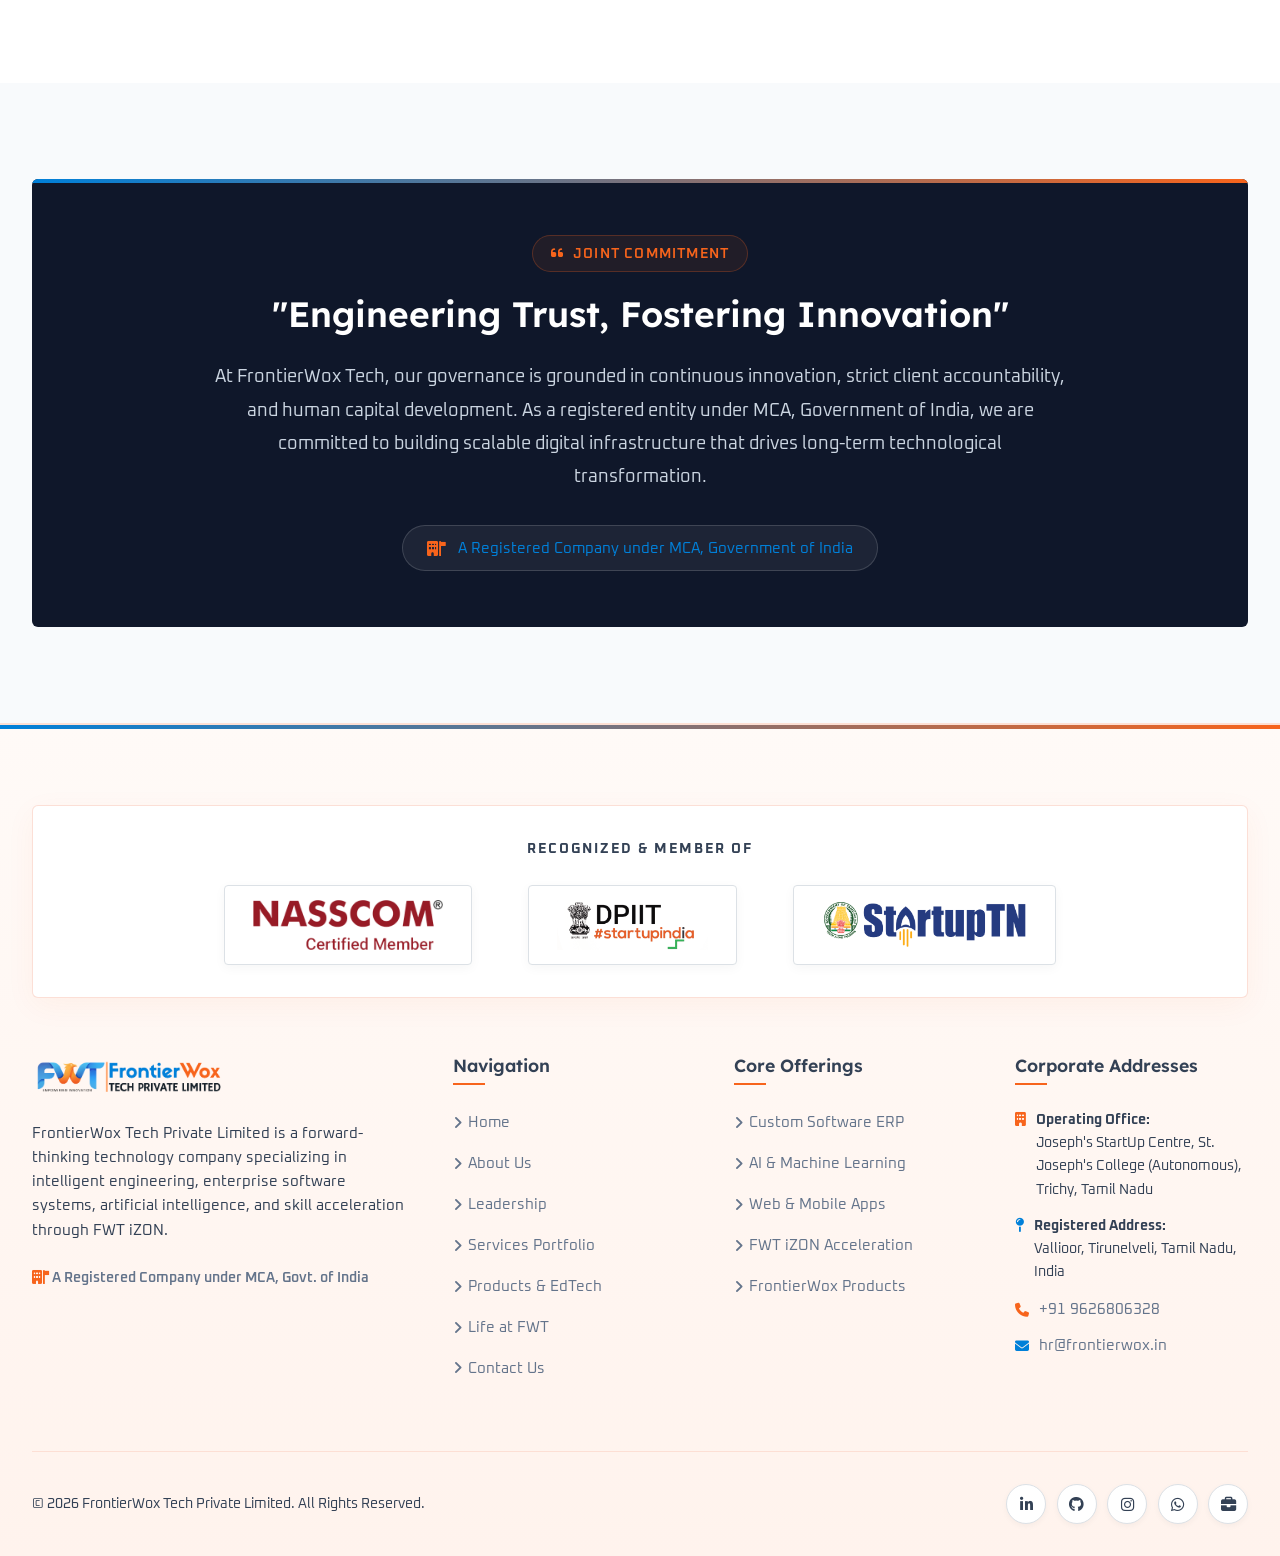
<file: leadership.html>
﻿<!DOCTYPE html>
<html lang="en">
<head>
  <meta charset="UTF-8">
  <meta name="viewport" content="width=device-width, initial-scale=1.0">
  <title>Leadership Team | FrontierWox Tech Private Limited</title>
  <meta name="description" content="Meet the Executive Leadership of FrontierWox Tech Private Limited: Ajay James (Director & CEO - Technical Vision & Engineering) and Aadhi Nandagopal (Director & COO - Operations, HR, Finance & Head of FWT iZON). A Registered Company under MCA, Govt. of India.">
  <link rel="icon" type="image/png" href="favicon.png">
  <link rel="apple-touch-icon" href="favicon.png">
  <link rel="stylesheet" href="style.css">
  <link rel="stylesheet" href="https://cdnjs.cloudflare.com/ajax/libs/font-awesome/6.4.0/css/all.min.css">
</head>
<body>
  <!-- PAGE SHUTTLE TRANSITION -->
  <div id="page-shuttle" class="page-shuttle">
    <div class="shuttle-content">
      <div class="shuttle-logo-box">
        <img src="fwt_logo.png" alt="FrontierWox Tech Corporate Shuttle Logo" class="shuttle-logo">
      </div>
      <div class="shuttle-title">FrontierWox Tech</div>
      <div class="shuttle-tagline">Empowering Innovation</div>
      <div class="shuttle-progress">
        <div class="shuttle-bar"></div>
      </div>
    </div>
  </div>

  <div class="scroll-progress-bar" id="scrollProgress"></div>

  <!-- HEADER WRAPPER (TOP BAR + NAVBAR) -->
  <div class="header-wrapper">
    <div class="top-bar">
      <div class="container top-bar-container">
        <div class="top-bar-left">
          <span><i class="far fa-clock"></i> Mon - Sat, 10:00 AM to 7:00 PM</span>
          <span class="top-bar-divider">|</span>
          <a href="mailto:hr@frontierwox.in"><i class="far fa-envelope"></i> hr@frontierwox.in</a>
          <span class="top-bar-divider">|</span>
          <a href="tel:+919626806328"><i class="fas fa-phone-alt"></i> +91 96268 06328</a>
        </div>
        <div class="top-bar-right">
          <span class="follow-label">Follow Us:</span>
          <div class="social-links-sm">
            <a href="https://www.linkedin.com/company/frontierwox-tech/" target="_blank" rel="noopener noreferrer" class="social-sm linkedin" title="LinkedIn"><i class="fab fa-linkedin-in"></i></a>
            <a href="https://github.com/frontierwox/" target="_blank" rel="noopener noreferrer" class="social-sm github" title="GitHub"><i class="fab fa-github"></i></a>
            <a href="https://www.instagram.com/frontierwox_tech/" target="_blank" rel="noopener noreferrer" class="social-sm instagram" title="Instagram"><i class="fab fa-instagram"></i></a>
            <a href="https://wa.me/919626806328" target="_blank" rel="noopener noreferrer" class="social-sm whatsapp" title="WhatsApp"><i class="fab fa-whatsapp"></i></a>
            <a href="https://www.ambitionbox.com/overview/frontierwox-tech-overview/" target="_blank" rel="noopener noreferrer" class="social-sm ambitionbox" title="AmbitionBox"><i class="fas fa-briefcase"></i></a>
          </div>
        </div>
      </div>
    </div>

    <!-- HEADER NAVBAR -->
    <header class="header">
      <div class="container">
        <nav class="navbar">
          <a href="index.html" class="brand-logo">
            <img src="fwt_logo.png" alt="FrontierWox Tech Private Limited Logo">
          </a>
          <ul class="nav-menu">
            <li><a href="index.html" class="nav-link">Home</a></li>
            <li><a href="about.html" class="nav-link">About Us</a></li>
            <li><a href="leadership.html" class="nav-link active">Leadership</a></li>
            <li><a href="services.html" class="nav-link">Services</a></li>
            <li><a href="products.html" class="nav-link">Products & EdTech</a></li>
            <li><a href="life.html" class="nav-link">Life at FWT</a></li>
            <li><a href="contact.html" class="nav-link">Contact Us</a></li>
          </ul>
          
          <button class="mobile-toggle" aria-label="Toggle Navigation">
            <i class="fas fa-bars"></i>
          </button>
        </nav>
      </div>
    </header>
  </div>

  <!-- PAGE BANNER -->
  <section class="page-banner">
    <div class="container">
      <h1 class="page-banner-title">Executive Leadership</h1>
      <div class="breadcrumbs">
        <a href="index.html">Home</a> <i class="fas fa-chevron-right" style="font-size:0.75rem;"></i> <span>Leadership</span>
      </div>
    </div>
  </section>

  <!-- LEADERSHIP DIRECTORS SECTION -->
  <section class="section-padding" style="background: var(--surface-white);">
    <div class="container">
      <div class="section-title-wrap">
        <span class="badge-tag"><i class="fas fa-user-tie"></i> Board of Directors</span>
        <h2 class="section-title">Visionary Leadership Driving Innovation</h2>
        <p class="section-subtitle">Combining deep technical mastery with robust corporate governance, operations, and talent acceleration.</p>
      </div>

      <div style="display: grid; grid-template-columns: repeat(auto-fit, minmax(340px, 1fr)); gap: 3rem; margin-top: 2rem;">
        
        <!-- Ajay James, Director & CEO -->
        <div class="card" style="padding: 0; overflow: hidden; align-items: stretch; border: 1px solid var(--border-light); box-shadow: var(--shadow-md);">
          <div style="background: var(--bg-light); padding: 2.5rem 1.5rem 1.5rem 1.5rem; text-align: center; border-bottom: 4px solid var(--orange);">
            <div style="width: 100%; display: flex; align-items: center; justify-content: center; margin-bottom: 1.5rem;">
              <img src="Ajay_James.jpg" alt="Ajay James - Director & Chief Executive Officer" style="width: 220px; height: 220px; object-fit: cover; border-radius: 50%; box-shadow: 0 8px 24px rgba(0,0,0,0.12); border: 5px solid var(--surface-white);">
            </div>
            <div style="margin-top: 1.5rem; text-align: center;">
              <span class="badge-tag orange" style="margin-bottom: 0.5rem; font-size: 0.75rem;">Technical Leadership</span>
              <h3 style="color: var(--navy-dark); font-size: 1.75rem; margin-bottom: 0.2rem;">Ajay James</h3>
              <p style="color: var(--sky-blue); font-weight: 600; font-size: 1.05rem;">Director & Chief Executive Officer</p>
            </div>
          </div>
          <div style="padding: 2rem; display: flex; flex-direction: column; justify-content: space-between; flex-grow: 1;">
            <div>
              <h4 style="color: var(--text-dark); font-size: 1.1rem; margin-bottom: 0.75rem; font-weight: 700;">
                <i class="fas fa-microchip" style="color: var(--orange); margin-right: 0.5rem;"></i> End-to-End Technology & Core Development
              </h4>
              <p style="color: var(--text-main); font-size: 0.975rem; line-height: 1.7; margin-bottom: 1.25rem;">
                Ajay James directs the full spectrum of technical innovation at FrontierWox Tech. Taking complete charge of all core and non-core engineering aspects, he oversees enterprise software development, system architecture design, AI solutions integration, and product execution to ensure deliverable excellence across every technical venture.
              </p>
              <div style="display: flex; flex-wrap: wrap; gap: 0.5rem; margin-bottom: 1.5rem;">
                <span class="card-tag" style="background: rgba(39,180,251,0.1); color: #0284c7;">Core & Non-Core Tech</span>
                <span class="card-tag" style="background: rgba(235,77,28,0.1); color: var(--orange);">System Architecture</span>
                <span class="card-tag" style="background: rgba(39,180,251,0.1); color: #0284c7;">Full-Stack Development</span>
              </div>
            </div>
            <div style="border-top: 1px solid var(--border-light); padding-top: 1.25rem; display: flex; justify-content: space-between; align-items: center;">
              <span style="font-size: 0.875rem; color: var(--text-muted); font-weight: 500;">FrontierWox Tech Private Limited</span>
              <div class="social-links">
                <a href="https://www.linkedin.com/in/ajayjames027/" target="_blank" rel="noopener noreferrer" class="social-link linkedin" title="LinkedIn Ajay James"><i class="fab fa-linkedin-in"></i></a>
              </div>
            </div>
          </div>
        </div>

        <!-- Aadhi Nandagopal, Director & COO -->
        <div class="card" style="padding: 0; overflow: hidden; align-items: stretch; border: 1px solid var(--border-light); box-shadow: var(--shadow-md);">
          <div style="background: var(--bg-light); padding: 2.5rem 1.5rem 1.5rem 1.5rem; text-align: center; border-bottom: 4px solid var(--sky-blue);">
            <div style="width: 100%; display: flex; align-items: center; justify-content: center; margin-bottom: 1.5rem;">
              <img src="Aadhi_N.jpg" alt="Aadhi Nandagopal - Director & Chief Operating Officer" style="width: 220px; height: 220px; object-fit: cover; border-radius: 50%; box-shadow: 0 8px 24px rgba(0,0,0,0.12); border: 5px solid var(--surface-white);">
            </div>
            <div style="margin-top: 1.5rem; text-align: center;">
              <span class="badge-tag" style="margin-bottom: 0.5rem; font-size: 0.75rem;">Operations & Head of FWT iZON</span>
              <h3 style="color: var(--navy-dark); font-size: 1.75rem; margin-bottom: 0.2rem;">Aadhi Nandagopal</h3>
              <p style="color: var(--orange); font-weight: 600; font-size: 1.05rem;">Director & Chief Operating Officer</p>
            </div>
          </div>
          <div style="padding: 2rem; display: flex; flex-direction: column; justify-content: space-between; flex-grow: 1;">
            <div>
              <h4 style="color: var(--text-dark); font-size: 1.1rem; margin-bottom: 0.75rem; font-weight: 700;">
                <i class="fas fa-briefcase" style="color: var(--sky-blue); margin-right: 0.5rem;"></i> Non-Technical Management & Head of FWT iZON
              </h4>
              <p style="color: var(--text-main); font-size: 0.975rem; line-height: 1.7; margin-bottom: 1.25rem;">
                Aadhi Nandagopal manages the non-technical infrastructure of FrontierWox Techdirecting Human Resources, Financial Strategy, Corporate Operations, and Administrative Governance. Serving as the Head of FWT iZON, he leads the Strategic Business Unitâ€™s talent acceleration programs, institutional partnerships, and student-to-industry pathways.
              </p>
              <div style="display: flex; flex-wrap: wrap; gap: 0.5rem; margin-bottom: 1.5rem;">
                <span class="card-tag" style="background: rgba(235,77,28,0.1); color: var(--orange);">Human Resources</span>
                <span class="card-tag" style="background: rgba(39,180,251,0.1); color: #0284c7;">Financial Management</span>
                <span class="card-tag" style="background: rgba(235,77,28,0.1); color: var(--orange);">Head of FWT iZON SBU</span>
              </div>
            </div>
            <div style="border-top: 1px solid var(--border-light); padding-top: 1.25rem; display: flex; justify-content: space-between; align-items: center;">
              <span style="font-size: 0.875rem; color: var(--text-muted); font-weight: 500;">FrontierWox Tech Private Limited</span>
              <div class="social-links">
                <a href="https://www.linkedin.com/in/aadhin/" target="_blank" rel="noopener noreferrer" class="social-link linkedin" title="LinkedIn Aadhi N"><i class="fab fa-linkedin-in"></i></a>
              </div>
            </div>
          </div>
        </div>

      </div>
    </div>
  </section>

  <!-- DIRECTORS' VISION STATEMENT -->
  <section class="section-padding" style="background: var(--bg-light);">
    <div class="container">
      <div style="background: var(--navy-dark); color: #ffffff; border-radius: var(--radius-lg); padding: 3.5rem 3rem; position: relative; overflow: hidden;">
        <div style="position: absolute; top: 0; left: 0; right: 0; height: 4px; background: linear-gradient(90deg, var(--sky-blue), var(--orange));"></div>
        <div style="max-width: 850px; margin: 0 auto; text-align: center;">
          <span class="badge-tag orange" style="margin-bottom: 1.25rem;"><i class="fas fa-quote-left"></i> Joint Commitment</span>
          <h2 style="color: #ffffff; font-size: 2.2rem; margin-bottom: 1.5rem;">"Engineering Trust, Fostering Innovation"</h2>
          <p style="font-size: 1.15rem; color: #cbd5e1; line-height: 1.8; margin-bottom: 2rem;">
            At FrontierWox Tech, our governance is grounded in continuous innovation, strict client accountability, and human capital development. As a registered entity under MCA, Government of India, we are committed to building scalable digital infrastructure that drives long-term technological transformation.
          </p>
          <div style="display: inline-flex; align-items: center; gap: 0.75rem; padding: 0.6rem 1.5rem; background: rgba(255,255,255,0.06); border: 1px solid rgba(255,255,255,0.15); border-radius: var(--radius-full); font-size: 0.95rem; color: var(--sky-blue);">
            <i class="fas fa-building-flag" style="color: var(--orange);"></i> A Registered Company under MCA, Government of India
          </div>
        </div>
      </div>
    </div>
  </section>

  <!-- FOOTER -->
  <footer class="footer">
    <div class="container">
      <div class="footer-recognitions">
        <div class="recognition-title">Recognized & Member Of</div>
        <div class="recognition-logos">
          <div class="recognition-logo-card" title="NASSCOM Member">
            <img src="nasscom_logo.png" alt="NASSCOM Member Logo">
          </div>
          <div class="recognition-logo-card" title="StartUp India">
            <img src="startupLogo.cfb8671d.png" alt="StartUp India Logo">
          </div>
          <div class="recognition-logo-card" title="StartUp TN">
            <img src="startuptn_logo.png" alt="StartUp TN Logo">
          </div>
        </div>
      </div>

      <div class="footer-top">
        <div class="footer-brand">
          <img src="fwt_logo.png" alt="FrontierWox Tech Private Limited">
          <p>FrontierWox Tech Private Limited is a forward-thinking technology company specializing in intelligent engineering, enterprise software systems, artificial intelligence, and skill acceleration through FWT iZON.</p>
          <div style="font-size: 0.85rem; color: #64748b; font-weight: 600;">
            <i class="fas fa-building-flag" style="color: var(--orange);"></i> A Registered Company under MCA, Govt. of India
          </div>
        </div>

        <div class="footer-col">
          <h4>Navigation</h4>
          <ul class="footer-links">
            <li><a href="index.html"><i class="fas fa-angle-right"></i> Home</a></li>
            <li><a href="about.html"><i class="fas fa-angle-right"></i> About Us</a></li>
            <li><a href="leadership.html"><i class="fas fa-angle-right"></i> Leadership</a></li>
            <li><a href="services.html"><i class="fas fa-angle-right"></i> Services Portfolio</a></li>
            <li><a href="products.html"><i class="fas fa-angle-right"></i> Products & EdTech</a></li>
            <li><a href="life.html"><i class="fas fa-angle-right"></i> Life at FWT</a></li>
            <li><a href="contact.html"><i class="fas fa-angle-right"></i> Contact Us</a></li>
          </ul>
        </div>

        <div class="footer-col">
          <h4>Core Offerings</h4>
          <ul class="footer-links">
            <li><a href="services.html"><i class="fas fa-angle-right"></i> Custom Software ERP</a></li>
            <li><a href="services.html"><i class="fas fa-angle-right"></i> AI & Machine Learning</a></li>
            <li><a href="services.html"><i class="fas fa-angle-right"></i> Web & Mobile Apps</a></li>
            <li><a href="products.html"><i class="fas fa-angle-right"></i> FWT iZON Acceleration</a></li>
            <li><a href="products.html"><i class="fas fa-angle-right"></i> FrontierWox Products</a></li>
          </ul>
        </div>

        <div class="footer-col">
          <h4>Corporate Addresses</h4>
          <ul class="footer-links" style="font-size: 0.875rem;">
            <li style="display: flex; gap: 0.6rem; align-items: flex-start; margin-bottom: 0.85rem;">
              <i class="fas fa-building" style="color: var(--orange); margin-top: 3px;"></i>
              <div>
                <strong style="color: var(--text-dark); display: block;">Operating Office:</strong>
                <span>Joseph's StartUp Centre, St. Joseph's College (Autonomous), Trichy, Tamil Nadu</span>
              </div>
            </li>
            <li style="display: flex; gap: 0.6rem; align-items: flex-start; margin-bottom: 0.85rem;">
              <i class="fas fa-map-pin" style="color: var(--sky-blue); margin-top: 3px;"></i>
              <div>
                <strong style="color: var(--text-dark); display: block;">Registered Address:</strong>
                <span>Vallioor, Tirunelveli, Tamil Nadu, India</span>
              </div>
            </li>
            <li style="display: flex; gap: 0.6rem; align-items: center;">
              <i class="fas fa-phone" style="color: var(--orange);"></i>
              <a href="tel:+919626806328">+91 9626806328</a>
            </li>
            <li style="display: flex; gap: 0.6rem; align-items: center;">
              <i class="fas fa-envelope" style="color: var(--sky-blue);"></i>
              <a href="mailto:hr@frontierwox.in">hr@frontierwox.in</a>
            </li>
          </ul>
        </div>
      </div>

      <div class="footer-bottom">
        <div>
          &copy; 2026 FrontierWox Tech Private Limited. All Rights Reserved.
        </div>
        <div class="social-links">
          <a href="https://www.linkedin.com/company/frontierwox-tech/" target="_blank" rel="noopener noreferrer" class="social-link linkedin" title="LinkedIn"><i class="fab fa-linkedin-in"></i></a>
          <a href="https://github.com/frontierwox/" target="_blank" rel="noopener noreferrer" class="social-link github" title="GitHub"><i class="fab fa-github"></i></a>
          <a href="https://www.instagram.com/frontierwox_tech/" target="_blank" rel="noopener noreferrer" class="social-link instagram" title="Instagram"><i class="fab fa-instagram"></i></a>
          <a href="https://wa.me/919626806328" target="_blank" rel="noopener noreferrer" class="social-link whatsapp" title="WhatsApp"><i class="fab fa-whatsapp"></i></a>
          <a href="https://www.ambitionbox.com/overview/frontierwox-tech-overview/" target="_blank" rel="noopener noreferrer" class="social-link ambitionbox" title="AmbitionBox"><i class="fas fa-briefcase"></i></a>
        </div>
      </div>
    </div>
  </footer>

  <script src="script.js"></script>
</body>
</html>
</file>
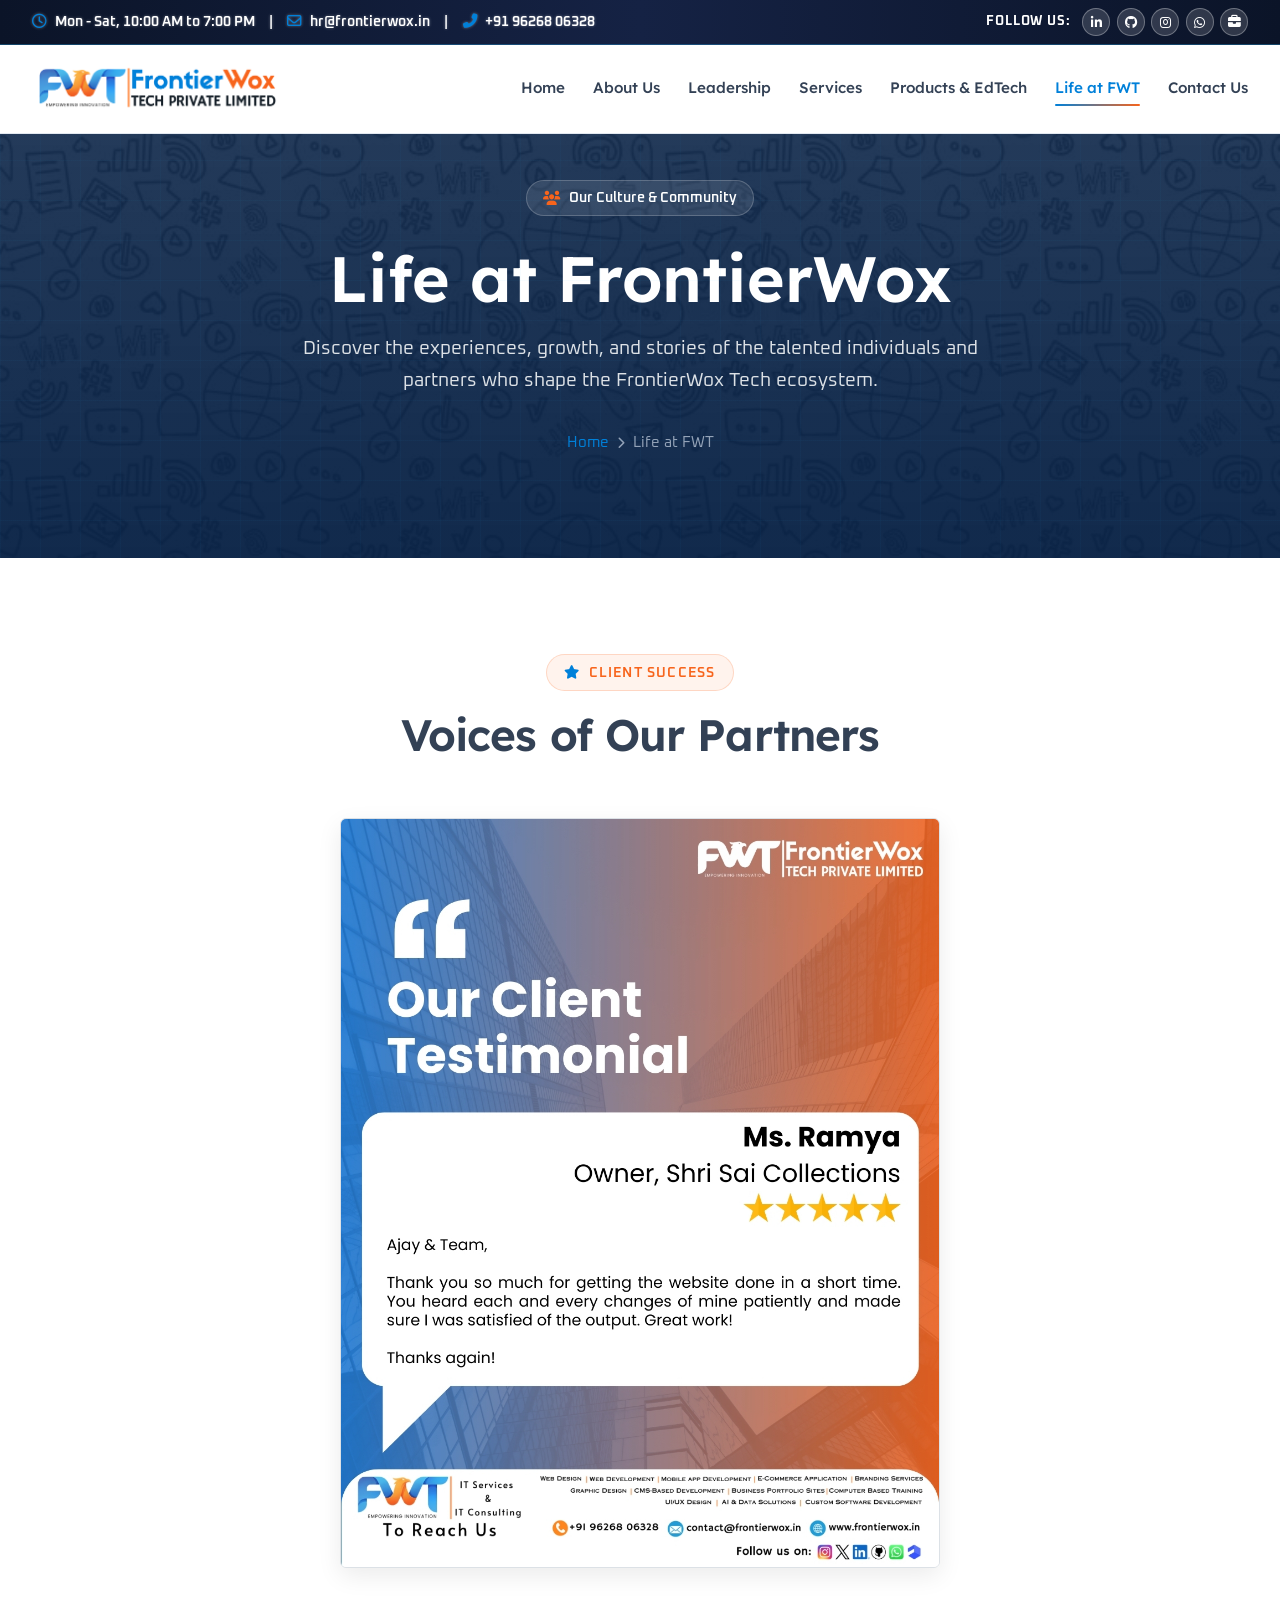
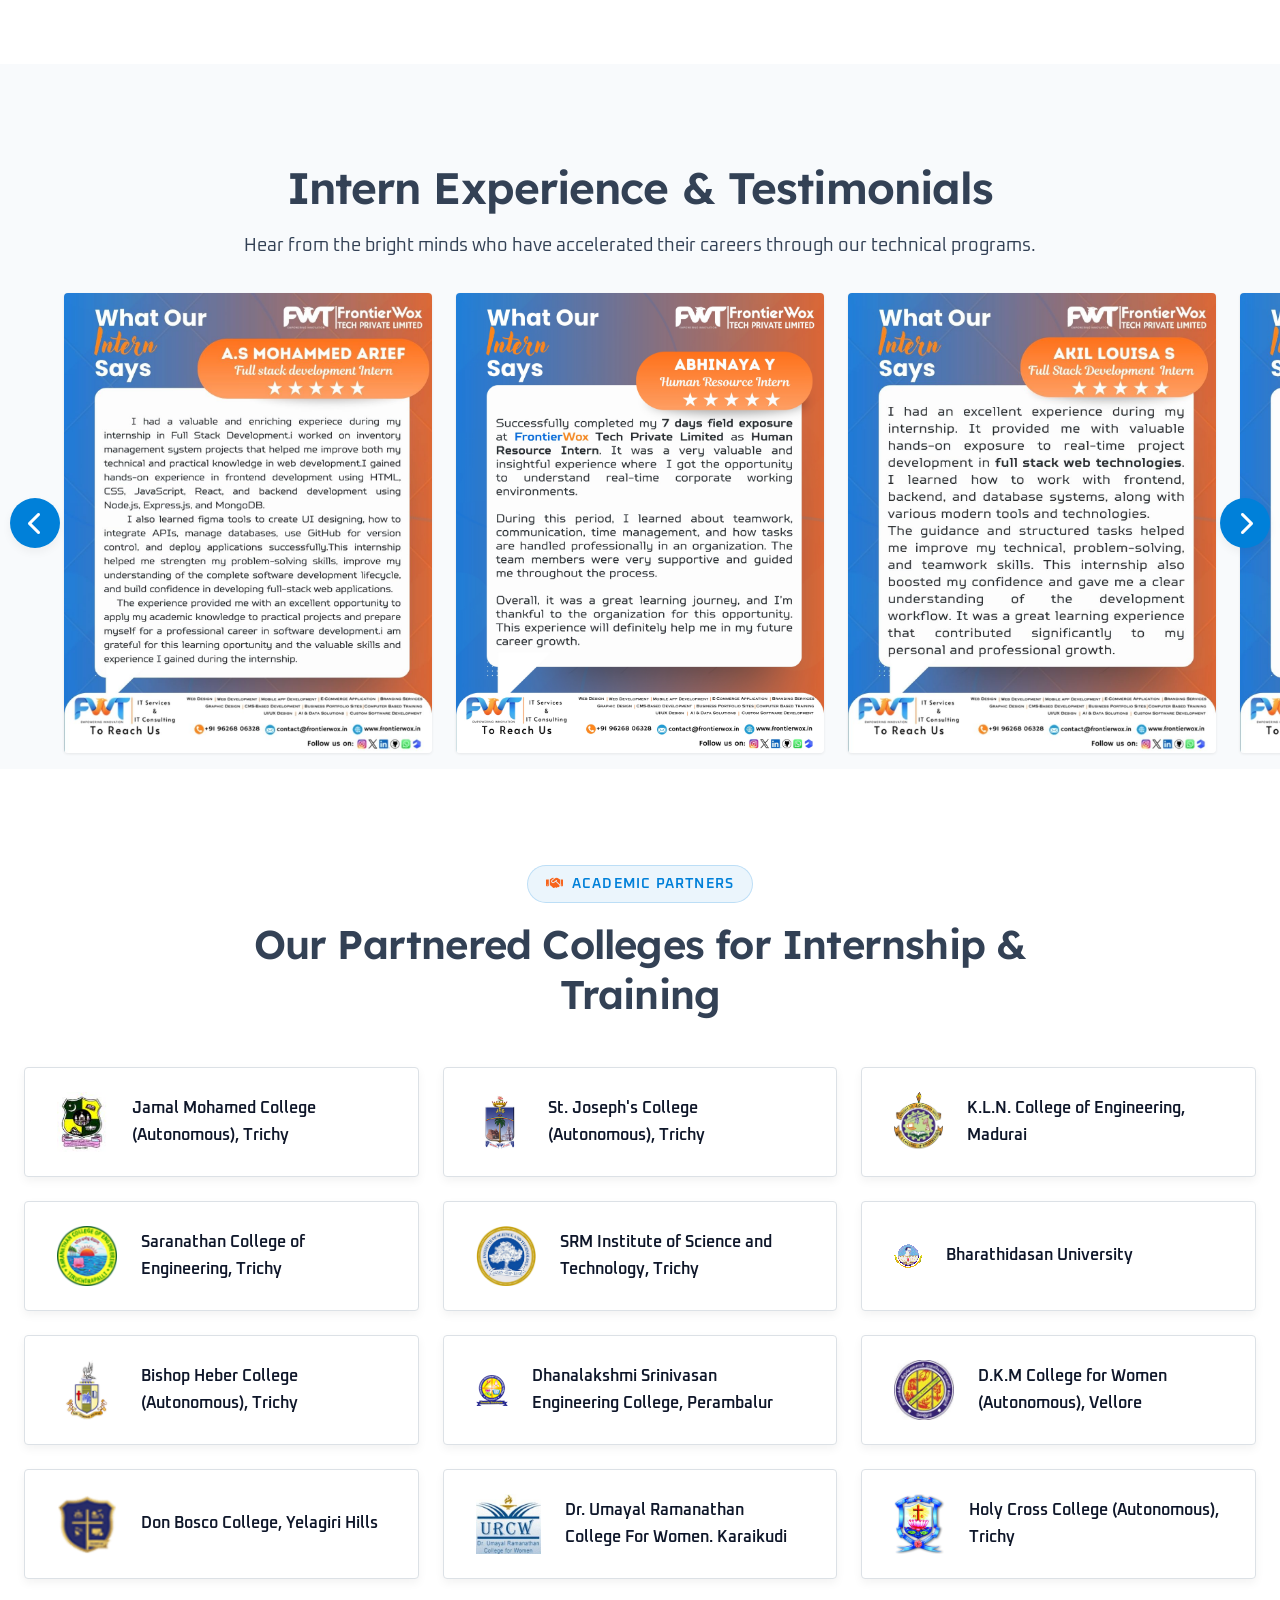
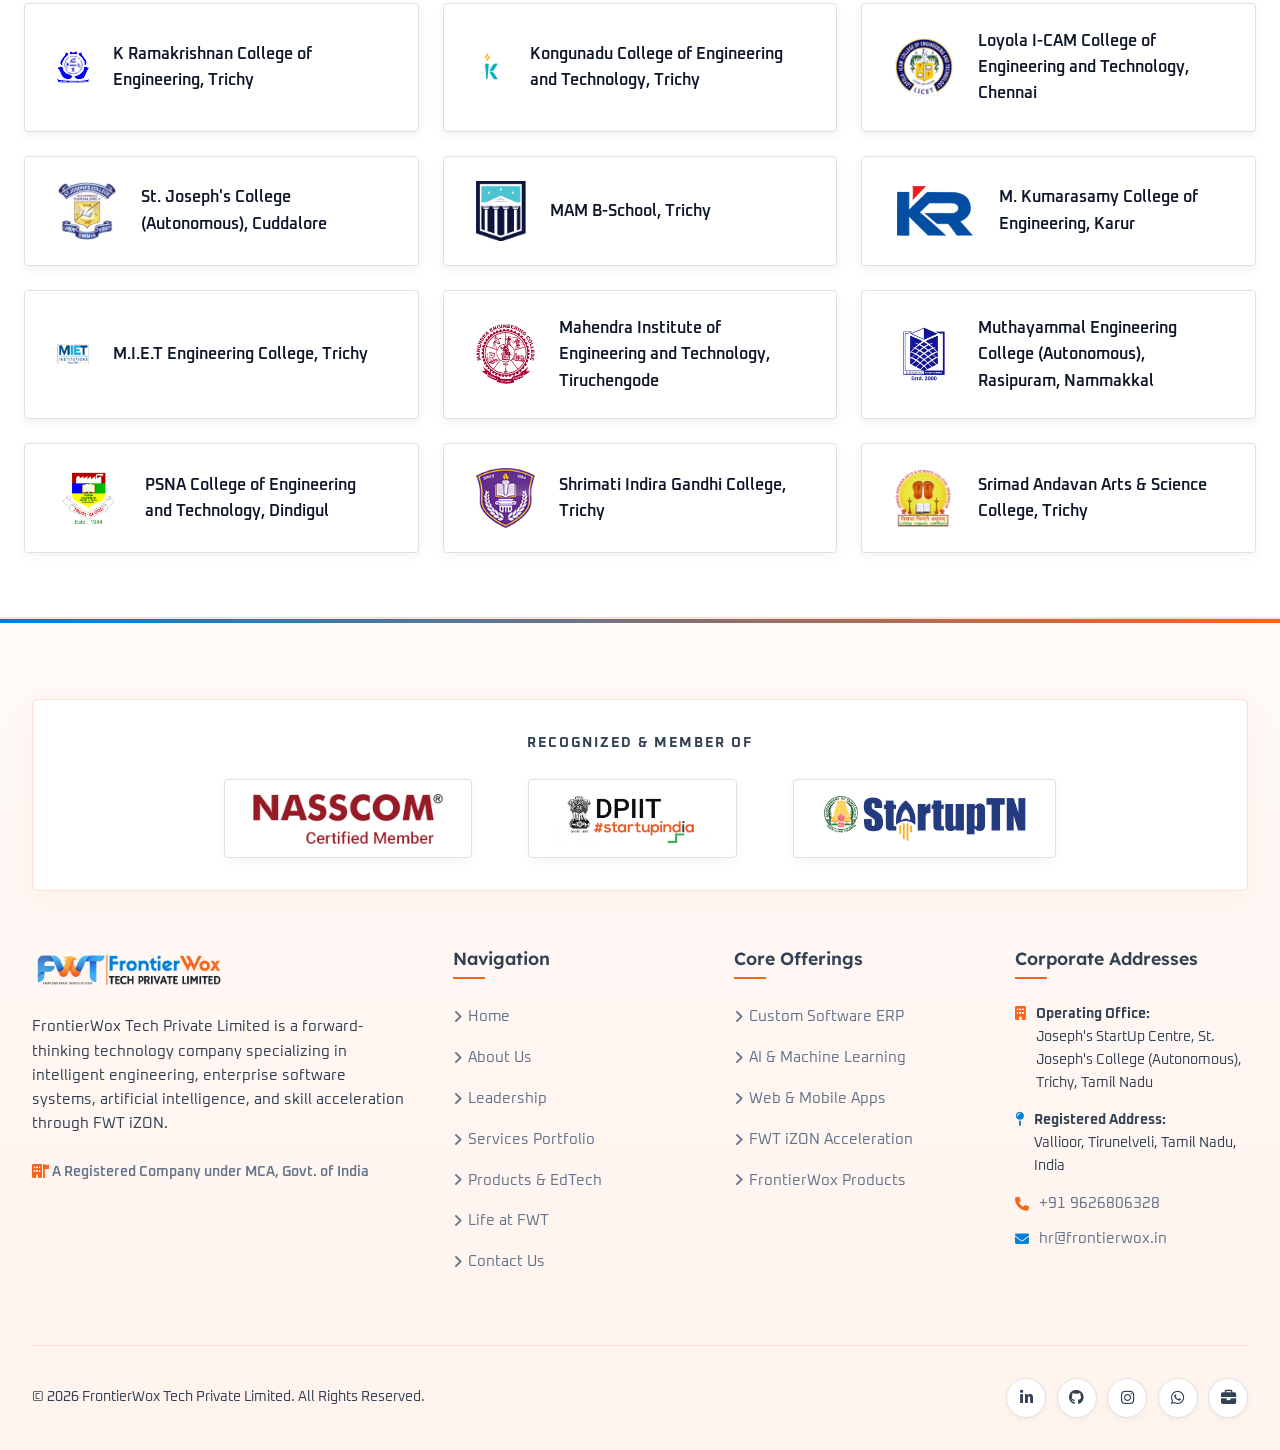
<file: life.html>
<!DOCTYPE html>
<html lang="en">
<head>
  <meta charset="UTF-8">
  <meta name="viewport" content="width=device-width, initial-scale=1.0">
  <title>Life at FrontierWox | FrontierWox Tech</title>
  <meta name="description" content="Discover FrontierWox Tech Private Limited - Company Story (The Journey of FrontierWox), Vision & Mission, 7 Core Values, CSR Strategy, and Academic Collaborations. A Registered Company under MCA, Govt. of India.">
  <link rel="icon" type="image/png" href="favicon.png">
  <link rel="apple-touch-icon" href="favicon.png">
  <link rel="stylesheet" href="style.css">
  <link rel="stylesheet" href="https://cdnjs.cloudflare.com/ajax/libs/font-awesome/6.4.0/css/all.min.css">
</head>
<body>
  <!-- PAGE SHUTTLE TRANSITION -->
  <div id="page-shuttle" class="page-shuttle">
    <div class="shuttle-content">
      <div class="shuttle-logo-box">
        <img src="fwt_logo.png" alt="FrontierWox Tech Corporate Shuttle Logo" class="shuttle-logo">
      </div>
      <div class="shuttle-title">FrontierWox Tech</div>
      <div class="shuttle-tagline">Empowering Innovation</div>
      <div class="shuttle-progress">
        <div class="shuttle-bar"></div>
      </div>
    </div>
  </div>

  <div class="scroll-progress-bar" id="scrollProgress"></div>

  <!-- HEADER WRAPPER (TOP BAR + NAVBAR) -->
  <div class="header-wrapper">
    <div class="top-bar">
      <div class="container top-bar-container">
        <div class="top-bar-left">
          <span><i class="far fa-clock"></i> Mon - Sat, 10:00 AM to 7:00 PM</span>
          <span class="top-bar-divider">|</span>
          <a href="mailto:hr@frontierwox.in"><i class="far fa-envelope"></i> hr@frontierwox.in</a>
          <span class="top-bar-divider">|</span>
          <a href="tel:+919626806328"><i class="fas fa-phone-alt"></i> +91 96268 06328</a>
        </div>
        <div class="top-bar-right">
          <span class="follow-label">Follow Us:</span>
          <div class="social-links-sm">
            <a href="https://www.linkedin.com/company/frontierwox-tech/" target="_blank" rel="noopener noreferrer" class="social-sm linkedin" title="LinkedIn"><i class="fab fa-linkedin-in"></i></a>
            <a href="https://github.com/frontierwox/" target="_blank" rel="noopener noreferrer" class="social-sm github" title="GitHub"><i class="fab fa-github"></i></a>
            <a href="https://www.instagram.com/frontierwox_tech/" target="_blank" rel="noopener noreferrer" class="social-sm instagram" title="Instagram"><i class="fab fa-instagram"></i></a>
            <a href="https://wa.me/919626806328" target="_blank" rel="noopener noreferrer" class="social-sm whatsapp" title="WhatsApp"><i class="fab fa-whatsapp"></i></a>
            <a href="https://www.ambitionbox.com/overview/frontierwox-tech-overview/" target="_blank" rel="noopener noreferrer" class="social-sm ambitionbox" title="AmbitionBox"><i class="fas fa-briefcase"></i></a>
          </div>
        </div>
      </div>
    </div>

    <!-- HEADER NAVBAR -->
    <header class="header">
      <div class="container">
        <nav class="navbar">
          <a href="index.html" class="brand-logo">
            <img src="fwt_logo.png" alt="FrontierWox Tech Private Limited Logo">
          </a>
          <ul class="nav-menu">
            <li><a href="index.html" class="nav-link">Home</a></li>
            <li><a href="about.html" class="nav-link">About Us</a></li>
            <li><a href="leadership.html" class="nav-link">Leadership</a></li>
            <li><a href="services.html" class="nav-link">Services</a></li>
            <li><a href="products.html" class="nav-link">Products & EdTech</a></li>
            <li><a href="life.html" class="nav-link active">Life at FWT</a></li>
            <li><a href="contact.html" class="nav-link">Contact Us</a></li>
          </ul>
          
          <button class="mobile-toggle" aria-label="Toggle Navigation">
            <i class="fas fa-bars"></i>
          </button>
        </nav>
      </div>
    </header>
  </div>

    <!-- PAGE BANNER -->
  <section class="page-banner" style="background-color: var(--navy-dark); background-image: linear-gradient(180deg, rgba(4, 30, 66, 0.85) 0%, rgba(4, 30, 66, 0.95) 100%), url('bg.jpg'); background-size: cover; background-position: center; padding-top: clamp(140px, 15vw, 180px); padding-bottom: clamp(60px, 8vw, 100px); text-align: center; color: #ffffff;">
    <div class="container">
      <div class="cin-badge" style="background: rgba(255, 255, 255, 0.1); border: 1px solid rgba(255, 255, 255, 0.2); color: #ffffff; margin-bottom: 1.5rem;">
        <i class="fas fa-users" style="color: var(--orange);"></i> Our Culture & Community
      </div>
      <h1 style="font-size: clamp(2.5rem, 5vw, 4rem); margin-bottom: 1rem; color: #ffffff; line-height: 1.2;">
        Life at FrontierWox
      </h1>
      <p style="font-size: 1.2rem; color: #dce1e6; max-width: 700px; margin: 0 auto; margin-bottom: 2rem;">
        Discover the experiences, growth, and stories of the talented individuals and partners who shape the FrontierWox Tech ecosystem.
      </p>
      <div class="breadcrumbs" style="justify-content: center;">
        <a href="index.html">Home</a> <i class="fas fa-chevron-right" style="font-size:0.75rem;"></i> <span>Life at FWT</span>
      </div>
    </div>
  </section>

  <!-- CLIENT TESTIMONIAL -->
  <section class="section-padding" style="background: var(--surface-white);">
    <div class="container">
      <div class="section-title-wrap" style="text-align: center;">
        <span class="badge-tag" style="background: rgba(247, 100, 28, 0.08); border: 1px solid rgba(247, 100, 28, 0.2); color: var(--orange);"><i class="fas fa-star" style="color: var(--sky-blue);"></i> Client Success</span>
        <h2 class="section-title">
          Voices of Our Partners
        </h2>
      </div>
      <div style="display: flex; justify-content: center; margin-top: 3rem;">
        <div style="max-width: 600px; border-radius: var(--radius-lg); overflow: hidden; box-shadow: var(--shadow-lg); border: 1px solid var(--border-light);">
          <img src="Client Testimonials - Shri Sai Collections.jpg" alt="Client Testimonial" style="width: 100%; height: auto; display: block;">
        </div>
      </div>
    </div>
  </section>

  <!-- INTERN TESTIMONIALS MARQUEE -->
  <section class="section-padding" style="background: var(--bg-light); padding-bottom: 0;">
    <div class="container">
      <div class="section-title-wrap" style="text-align: center; margin-bottom: 1rem;">
        <h2 class="section-title">
          Intern Experience &amp; Testimonials
        </h2>
        <p class="section-subtitle" style="margin: 0 auto;">Hear from the bright minds who have accelerated their careers through our technical programs.</p>
      </div>
    </div>
    
    <div class="intern-slider-container">
  <button class="slider-btn prev" id="internPrev"><i class="fas fa-chevron-left"></i></button>
  <button class="slider-btn next" id="internNext"><i class="fas fa-chevron-right"></i></button>
  <div class="intern-slider-track" id="internSliderTrack">    <div class="intern-slide"><img src="1.jpg" alt="Intern Testimonial 1"></div>
    <div class="intern-slide"><img src="2.jpg" alt="Intern Testimonial 2"></div>
    <div class="intern-slide"><img src="3.jpg" alt="Intern Testimonial 3"></div>
    <div class="intern-slide"><img src="4.jpg" alt="Intern Testimonial 4"></div>
    <div class="intern-slide"><img src="5.jpg" alt="Intern Testimonial 5"></div>
    <div class="intern-slide"><img src="6.jpg" alt="Intern Testimonial 6"></div>
    <div class="intern-slide"><img src="7.jpg" alt="Intern Testimonial 7"></div>
    <div class="intern-slide"><img src="8.jpg" alt="Intern Testimonial 8"></div>
    <div class="intern-slide"><img src="9.jpg" alt="Intern Testimonial 9"></div>
    <div class="intern-slide"><img src="10.jpg" alt="Intern Testimonial 10"></div>
    <div class="intern-slide"><img src="11.jpg" alt="Intern Testimonial 11"></div>
    <div class="intern-slide"><img src="12.jpg" alt="Intern Testimonial 12"></div>
    <div class="intern-slide"><img src="13.jpg" alt="Intern Testimonial 13"></div>
    <div class="intern-slide"><img src="14.jpg" alt="Intern Testimonial 14"></div>
    <div class="intern-slide"><img src="15.jpg" alt="Intern Testimonial 15"></div>
    <div class="intern-slide"><img src="16.jpg" alt="Intern Testimonial 16"></div>
    <div class="intern-slide"><img src="17.jpg" alt="Intern Testimonial 17"></div>
    <div class="intern-slide"><img src="18.jpg" alt="Intern Testimonial 18"></div>
    <div class="intern-slide"><img src="19.jpg" alt="Intern Testimonial 19"></div>
    <div class="intern-slide"><img src="20.jpg" alt="Intern Testimonial 20"></div>
    <div class="intern-slide"><img src="21.jpg" alt="Intern Testimonial 21"></div>
    <div class="intern-slide"><img src="22.jpg" alt="Intern Testimonial 22"></div>
    <div class="intern-slide"><img src="23.jpg" alt="Intern Testimonial 23"></div>
    <div class="intern-slide"><img src="24.jpg" alt="Intern Testimonial 24"></div>
    <div class="intern-slide"><img src="25.jpg" alt="Intern Testimonial 25"></div>
    <div class="intern-slide"><img src="26.jpg" alt="Intern Testimonial 26"></div>
    <div class="intern-slide"><img src="27.jpg" alt="Intern Testimonial 27"></div>
    <div class="intern-slide"><img src="28.jpg" alt="Intern Testimonial 28"></div>
    <div class="intern-slide"><img src="29.jpg" alt="Intern Testimonial 29"></div>
    <div class="intern-slide"><img src="30.jpg" alt="Intern Testimonial 30"></div>
    <div class="intern-slide"><img src="31.jpg" alt="Intern Testimonial 31"></div>
    <div class="intern-slide"><img src="32.jpg" alt="Intern Testimonial 32"></div>
    <div class="intern-slide"><img src="33.jpg" alt="Intern Testimonial 33"></div>
    <div class="intern-slide"><img src="34.jpg" alt="Intern Testimonial 34"></div>
    <div class="intern-slide"><img src="35.jpg" alt="Intern Testimonial 35"></div>
    <div class="intern-slide"><img src="36.jpg" alt="Intern Testimonial 36"></div>
    <div class="intern-slide"><img src="37.jpg" alt="Intern Testimonial 37"></div>
    <div class="intern-slide"><img src="38.jpg" alt="Intern Testimonial 38"></div>
    <div class="intern-slide"><img src="39.jpg" alt="Intern Testimonial 39"></div>
    <div class="intern-slide"><img src="40.jpg" alt="Intern Testimonial 40"></div>
    <div class="intern-slide"><img src="41.jpg" alt="Intern Testimonial 41"></div>
    <div class="intern-slide"><img src="42.jpg" alt="Intern Testimonial 42"></div>
    <div class="intern-slide"><img src="43.jpg" alt="Intern Testimonial 43"></div>
    <div class="intern-slide"><img src="44.jpg" alt="Intern Testimonial 44"></div>
    <div class="intern-slide"><img src="45.jpg" alt="Intern Testimonial 45"></div>
    <div class="intern-slide"><img src="46.jpg" alt="Intern Testimonial 46"></div>
    <div class="intern-slide"><img src="47.jpg" alt="Intern Testimonial 47"></div>
    <div class="intern-slide"><img src="48.jpg" alt="Intern Testimonial 48"></div>
    <div class="intern-slide"><img src="49.jpg" alt="Intern Testimonial 49"></div>
    <div class="intern-slide"><img src="50.jpg" alt="Intern Testimonial 50"></div>
    <div class="intern-slide"><img src="51.jpg" alt="Intern Testimonial 51"></div>
    <div class="intern-slide"><img src="52.jpg" alt="Intern Testimonial 52"></div>
    <div class="intern-slide"><img src="53.jpg" alt="Intern Testimonial 53"></div>
    <div class="intern-slide"><img src="54.jpg" alt="Intern Testimonial 54"></div>
    <div class="intern-slide"><img src="55.jpg" alt="Intern Testimonial 55"></div>
    <div class="intern-slide"><img src="56.jpg" alt="Intern Testimonial 56"></div>
    <div class="intern-slide"><img src="57.jpg" alt="Intern Testimonial 57"></div>
    <div class="intern-slide"><img src="58.jpg" alt="Intern Testimonial 58"></div>
    <div class="intern-slide"><img src="59.jpg" alt="Intern Testimonial 59"></div>
    <div class="intern-slide"><img src="60.jpg" alt="Intern Testimonial 60"></div>
    <div class="intern-slide"><img src="61.jpg" alt="Intern Testimonial 61"></div>
    <div class="intern-slide"><img src="62.jpg" alt="Intern Testimonial 62"></div>
    <div class="intern-slide"><img src="63.jpg" alt="Intern Testimonial 63"></div>
    <div class="intern-slide"><img src="64.jpg" alt="Intern Testimonial 64"></div>
    <div class="intern-slide"><img src="65.jpg" alt="Intern Testimonial 65"></div>
    <div class="intern-slide"><img src="66.jpg" alt="Intern Testimonial 66"></div>
    <div class="intern-slide"><img src="67.jpg" alt="Intern Testimonial 67"></div>
    <div class="intern-slide"><img src="68.jpg" alt="Intern Testimonial 68"></div>
    <div class="intern-slide"><img src="69.jpg" alt="Intern Testimonial 69"></div>
    <div class="intern-slide"><img src="70.jpg" alt="Intern Testimonial 70"></div>
    <div class="intern-slide"><img src="71.jpg" alt="Intern Testimonial 71"></div>
    <div class="intern-slide"><img src="72.jpg" alt="Intern Testimonial 72"></div>
    <div class="intern-slide"><img src="73.jpg" alt="Intern Testimonial 73"></div>
    <div class="intern-slide"><img src="74.jpg" alt="Intern Testimonial 74"></div>
    <div class="intern-slide"><img src="75.jpg" alt="Intern Testimonial 75"></div>
    <div class="intern-slide"><img src="76.jpg" alt="Intern Testimonial 76"></div>
    <div class="intern-slide"><img src="77.jpg" alt="Intern Testimonial 77"></div>
    <div class="intern-slide"><img src="78.jpg" alt="Intern Testimonial 78"></div>
  </div>
</div>
    </div>
  </section>
<!-- BIG COLLEGE PARTNERS MARQUEE -->
<section class="section-padding" style="background: var(--surface-white); padding-bottom: 4rem;">
  <div class="container">
    <div class="section-title-wrap" style="text-align: center; margin-bottom: 3rem;">
      <span class="badge-tag" style="background: rgba(0, 128, 217, 0.08); border: 1px solid rgba(0, 128, 217, 0.2); color: var(--sky-blue);"><i class="fas fa-handshake" style="color: var(--orange);"></i> Academic Partners</span>
      <h2 class="section-title" style="font-size: 2.5rem;">
        Our Partnered Colleges for Internship &amp; Training
      </h2>
    </div>
  </div>
  <div class="college-grid">
      <div class="college-card"><img src="logo_1.png" class="college-logo-img" alt="College Logo"><div class="college-name">Jamal Mohamed College (Autonomous), Trichy</div></div>
      <div class="college-card"><img src="logo_2.png" class="college-logo-img" alt="College Logo"><div class="college-name">St. Joseph's College (Autonomous), Trichy</div></div>
      <div class="college-card"><img src="logo_3.png" class="college-logo-img" alt="College Logo"><div class="college-name">K.L.N. College of Engineering, Madurai</div></div>
      <div class="college-card"><img src="logo_4.png" class="college-logo-img" alt="College Logo"><div class="college-name">Saranathan College of Engineering, Trichy</div></div>
      <div class="college-card"><img src="logo_5.png" class="college-logo-img" alt="College Logo"><div class="college-name">SRM Institute of Science and Technology, Trichy</div></div>
      <div class="college-card"><img src="logo_6.png" class="college-logo-img" alt="College Logo"><div class="college-name">Bharathidasan University</div></div>
      <div class="college-card"><img src="logo_7.png" class="college-logo-img" alt="College Logo"><div class="college-name">Bishop Heber College (Autonomous), Trichy</div></div>
      <div class="college-card"><img src="logo_8.png" class="college-logo-img" alt="College Logo"><div class="college-name">Dhanalakshmi Srinivasan Engineering College, Perambalur</div></div>
      <div class="college-card"><img src="logo_9.png" class="college-logo-img" alt="College Logo"><div class="college-name">D.K.M College for Women (Autonomous), Vellore</div></div>
      <div class="college-card"><img src="logo_10.png" class="college-logo-img" alt="College Logo"><div class="college-name">Don Bosco College, Yelagiri Hills</div></div>
      <div class="college-card"><img src="logo_11.png" class="college-logo-img" alt="College Logo"><div class="college-name">Dr. Umayal Ramanathan College For Women. Karaikudi </div></div>
      <div class="college-card"><img src="logo_12.png" class="college-logo-img" alt="College Logo"><div class="college-name">Holy Cross College (Autonomous), Trichy</div></div>
      <div class="college-card"><img src="logo_13.png" class="college-logo-img" alt="College Logo"><div class="college-name">K Ramakrishnan College of Engineering, Trichy</div></div>
      <div class="college-card"><img src="logo_14.png" class="college-logo-img" alt="College Logo"><div class="college-name">Kongunadu College of Engineering and Technology, Trichy</div></div>
      <div class="college-card"><img src="logo_15.png" class="college-logo-img" alt="College Logo"><div class="college-name">Loyola I-CAM College of Engineering and Technology, Chennai</div></div>
      <div class="college-card"><img src="logo_16.png" class="college-logo-img" alt="College Logo"><div class="college-name">St. Joseph's College (Autonomous), Cuddalore</div></div>
      <div class="college-card"><img src="logo_17.png" class="college-logo-img" alt="College Logo"><div class="college-name">MAM B-School, Trichy</div></div>
      <div class="college-card"><img src="logo_18.png" class="college-logo-img" alt="College Logo"><div class="college-name">M. Kumarasamy College of Engineering, Karur</div></div>
      <div class="college-card"><img src="logo_19.png" class="college-logo-img" alt="College Logo"><div class="college-name">M.I.E.T Engineering College, Trichy</div></div>
      <div class="college-card"><img src="logo_20.png" class="college-logo-img" alt="College Logo"><div class="college-name">Mahendra Institute of Engineering and Technology, Tiruchengode</div></div>
      <div class="college-card"><img src="logo_21.png" class="college-logo-img" alt="College Logo"><div class="college-name">Muthayammal Engineering College (Autonomous), Rasipuram, Nammakkal</div></div>
      <div class="college-card"><img src="logo_22.png" class="college-logo-img" alt="College Logo"><div class="college-name">PSNA College of Engineering and Technology, Dindigul</div></div>
      <div class="college-card"><img src="logo_23.png" class="college-logo-img" alt="College Logo"><div class="college-name">Shrimati Indira Gandhi College, Trichy</div></div>
      <div class="college-card"><img src="logo_24.png" class="college-logo-img" alt="College Logo"><div class="college-name">Srimad Andavan Arts & Science College, Trichy</div></div>
    </div>
  </div>
</section>
<!-- END BIG COLLEGE PARTNERS MARQUEE -->

  <!-- FOOTER -->
  <footer class="footer">
    <div class="container">
      <div class="footer-recognitions">
        <div class="recognition-title">Recognized & Member Of</div>
        <div class="recognition-logos">
          <div class="recognition-logo-card" title="NASSCOM Member">
            <img src="nasscom_logo.png" alt="NASSCOM Member Logo">
          </div>
          <div class="recognition-logo-card" title="StartUp India">
            <img src="startupLogo.cfb8671d.png" alt="StartUp India Logo">
          </div>
          <div class="recognition-logo-card" title="StartUp TN">
            <img src="startuptn_logo.png" alt="StartUp TN Logo">
          </div>
        </div>
      </div>

      <div class="footer-top">
        <div class="footer-brand">
          <img src="fwt_logo.png" alt="FrontierWox Tech Private Limited">
          <p>FrontierWox Tech Private Limited is a forward-thinking technology company specializing in intelligent engineering, enterprise software systems, artificial intelligence, and skill acceleration through FWT iZON.</p>
          <div style="font-size: 0.85rem; color: #64748b; font-weight: 600;">
            <i class="fas fa-building-flag" style="color: var(--orange);"></i> A Registered Company under MCA, Govt. of India
          </div>
        </div>

        <div class="footer-col">
          <h4>Navigation</h4>
          <ul class="footer-links">
            <li><a href="index.html"><i class="fas fa-angle-right"></i> Home</a></li>
            <li><a href="about.html"><i class="fas fa-angle-right"></i> About Us</a></li>
            <li><a href="leadership.html"><i class="fas fa-angle-right"></i> Leadership</a></li>
            <li><a href="services.html"><i class="fas fa-angle-right"></i> Services Portfolio</a></li>
            <li><a href="products.html"><i class="fas fa-angle-right"></i> Products & EdTech</a></li>
            <li><a href="life.html"><i class="fas fa-angle-right"></i> Life at FWT</a></li>
            <li><a href="contact.html"><i class="fas fa-angle-right"></i> Contact Us</a></li>
          </ul>
        </div>

        <div class="footer-col">
          <h4>Core Offerings</h4>
          <ul class="footer-links">
            <li><a href="services.html"><i class="fas fa-angle-right"></i> Custom Software ERP</a></li>
            <li><a href="services.html"><i class="fas fa-angle-right"></i> AI & Machine Learning</a></li>
            <li><a href="services.html"><i class="fas fa-angle-right"></i> Web & Mobile Apps</a></li>
            <li><a href="products.html"><i class="fas fa-angle-right"></i> FWT iZON Acceleration</a></li>
            <li><a href="products.html"><i class="fas fa-angle-right"></i> FrontierWox Products</a></li>
          </ul>
        </div>

        <div class="footer-col">
          <h4>Corporate Addresses</h4>
          <ul class="footer-links" style="font-size: 0.875rem;">
            <li style="display: flex; gap: 0.6rem; align-items: flex-start; margin-bottom: 0.85rem;">
              <i class="fas fa-building" style="color: var(--orange); margin-top: 3px;"></i>
              <div>
                <strong style="color: var(--text-dark); display: block;">Operating Office:</strong>
                <span>Joseph's StartUp Centre, St. Joseph's College (Autonomous), Trichy, Tamil Nadu</span>
              </div>
            </li>
            <li style="display: flex; gap: 0.6rem; align-items: flex-start; margin-bottom: 0.85rem;">
              <i class="fas fa-map-pin" style="color: var(--sky-blue); margin-top: 3px;"></i>
              <div>
                <strong style="color: var(--text-dark); display: block;">Registered Address:</strong>
                <span>Vallioor, Tirunelveli, Tamil Nadu, India</span>
              </div>
            </li>
            <li style="display: flex; gap: 0.6rem; align-items: center;">
              <i class="fas fa-phone" style="color: var(--orange);"></i>
              <a href="tel:+919626806328">+91 9626806328</a>
            </li>
            <li style="display: flex; gap: 0.6rem; align-items: center;">
              <i class="fas fa-envelope" style="color: var(--sky-blue);"></i>
              <a href="mailto:hr@frontierwox.in">hr@frontierwox.in</a>
            </li>
          </ul>
        </div>
      </div>

      <div class="footer-bottom">
        <div>
          &copy; 2026 FrontierWox Tech Private Limited. All Rights Reserved.
        </div>
        <div class="social-links">
          <a href="https://www.linkedin.com/company/frontierwox-tech/" target="_blank" rel="noopener noreferrer" class="social-link linkedin" title="LinkedIn"><i class="fab fa-linkedin-in"></i></a>
          <a href="https://github.com/frontierwox/" target="_blank" rel="noopener noreferrer" class="social-link github" title="GitHub"><i class="fab fa-github"></i></a>
          <a href="https://www.instagram.com/frontierwox_tech/" target="_blank" rel="noopener noreferrer" class="social-link instagram" title="Instagram"><i class="fab fa-instagram"></i></a>
          <a href="https://wa.me/919626806328" target="_blank" rel="noopener noreferrer" class="social-link whatsapp" title="WhatsApp"><i class="fab fa-whatsapp"></i></a>
          <a href="https://www.ambitionbox.com/overview/frontierwox-tech-overview/" target="_blank" rel="noopener noreferrer" class="social-link ambitionbox" title="AmbitionBox"><i class="fas fa-briefcase"></i></a>
        </div>
      </div>
    </div>
  </footer>

  <script src="script.js"></script>
</body>
</html>
</file>
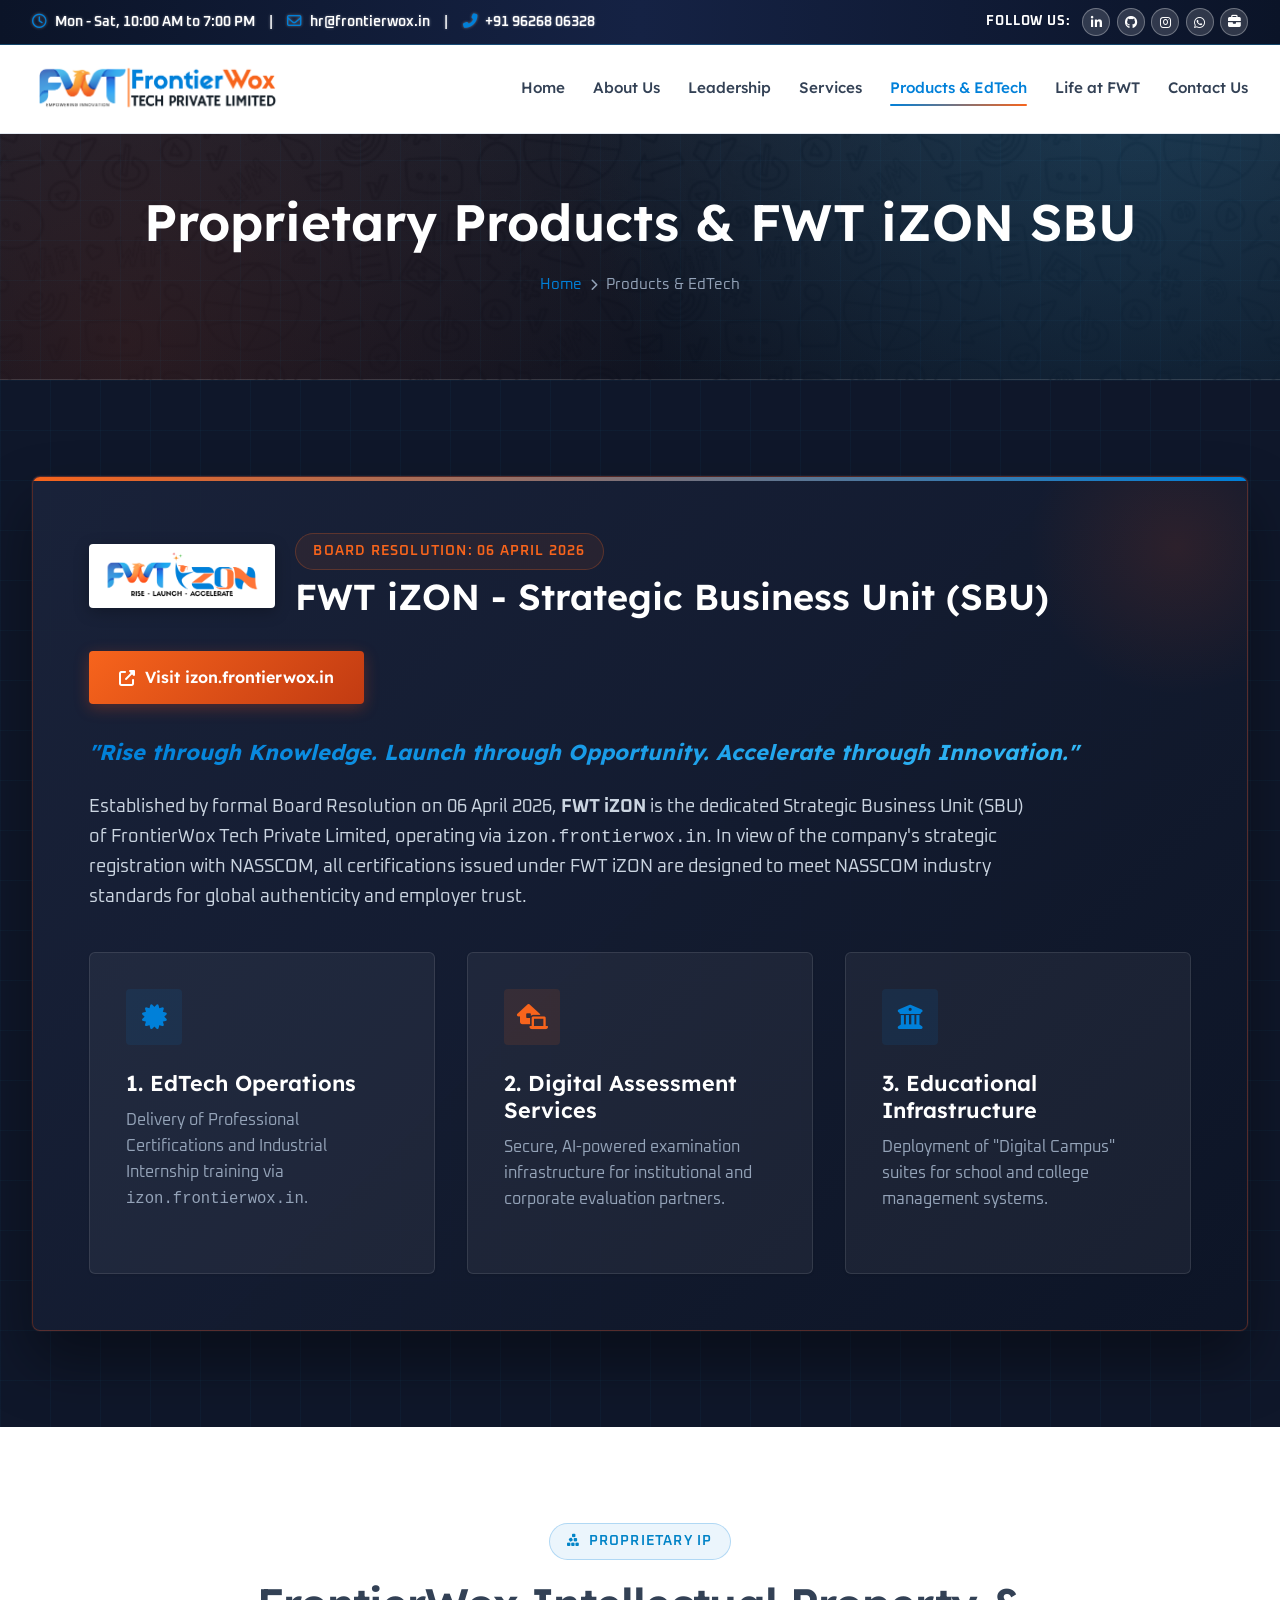
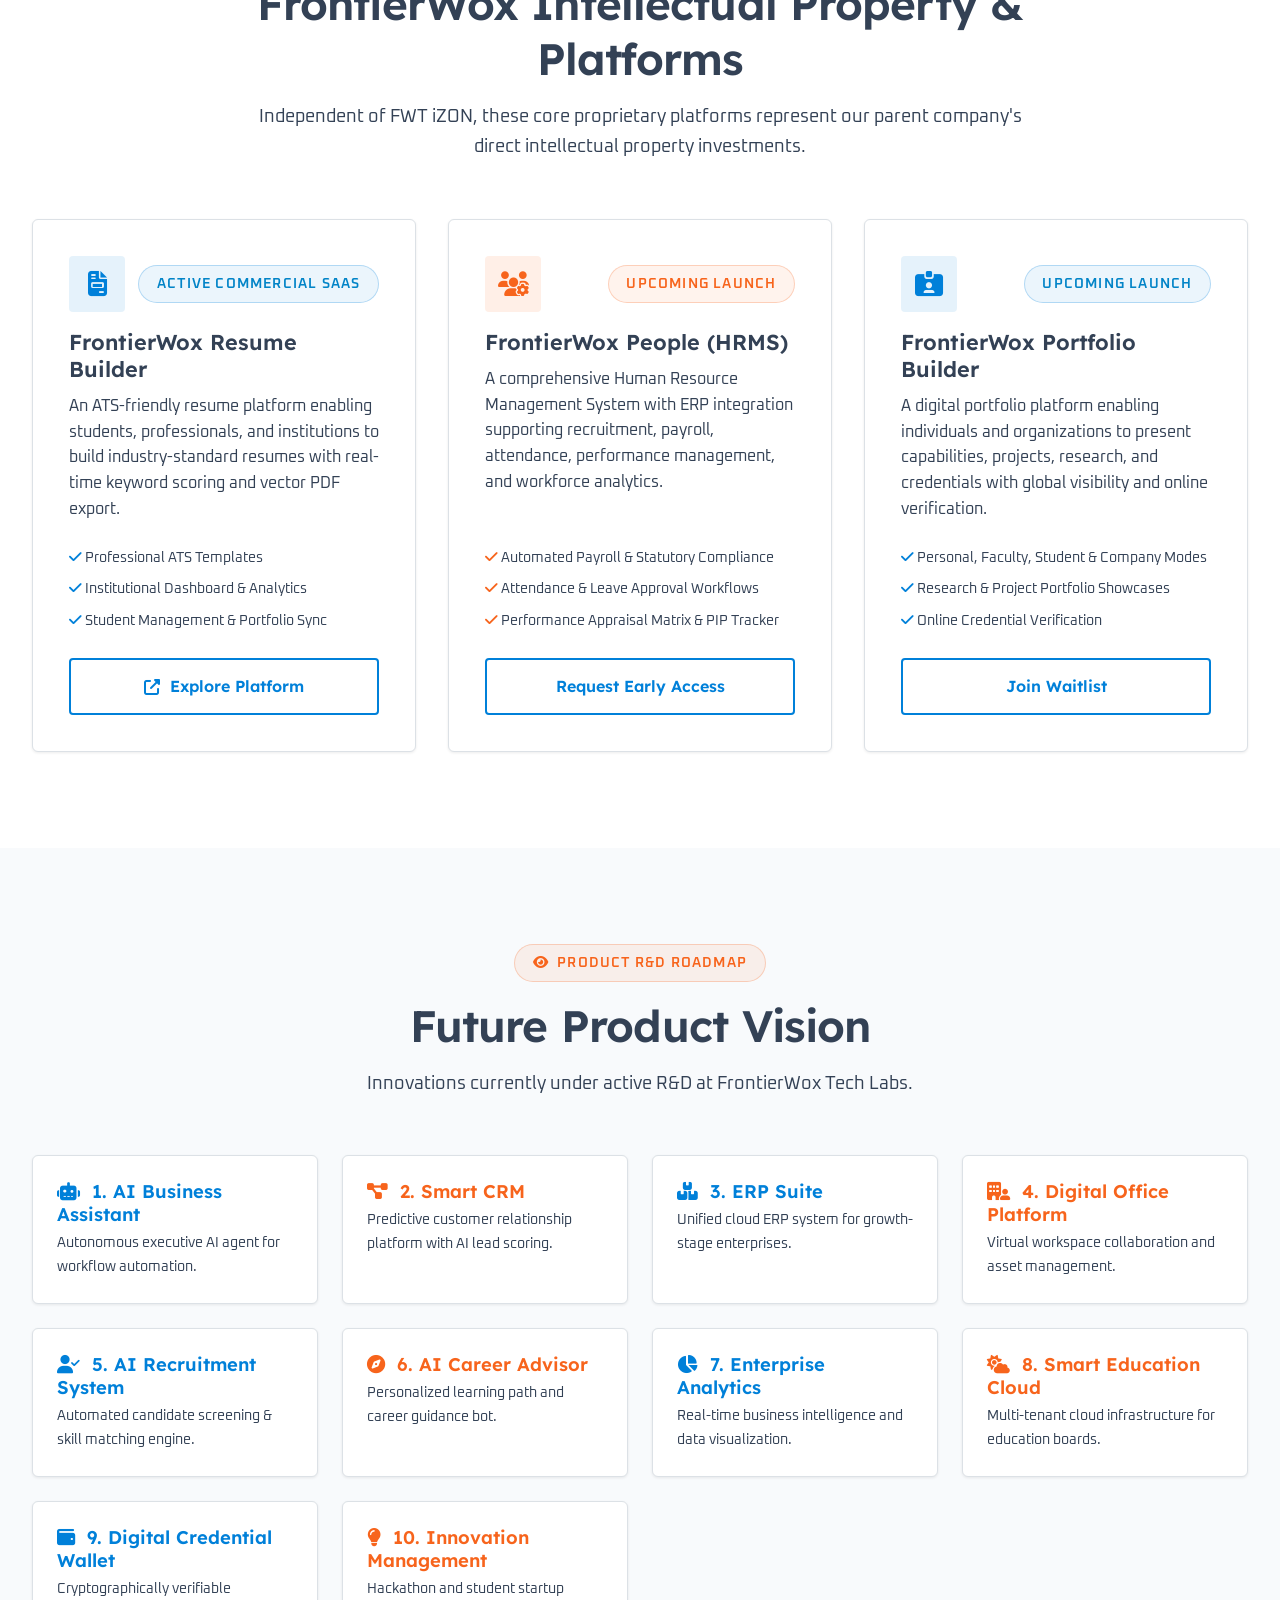
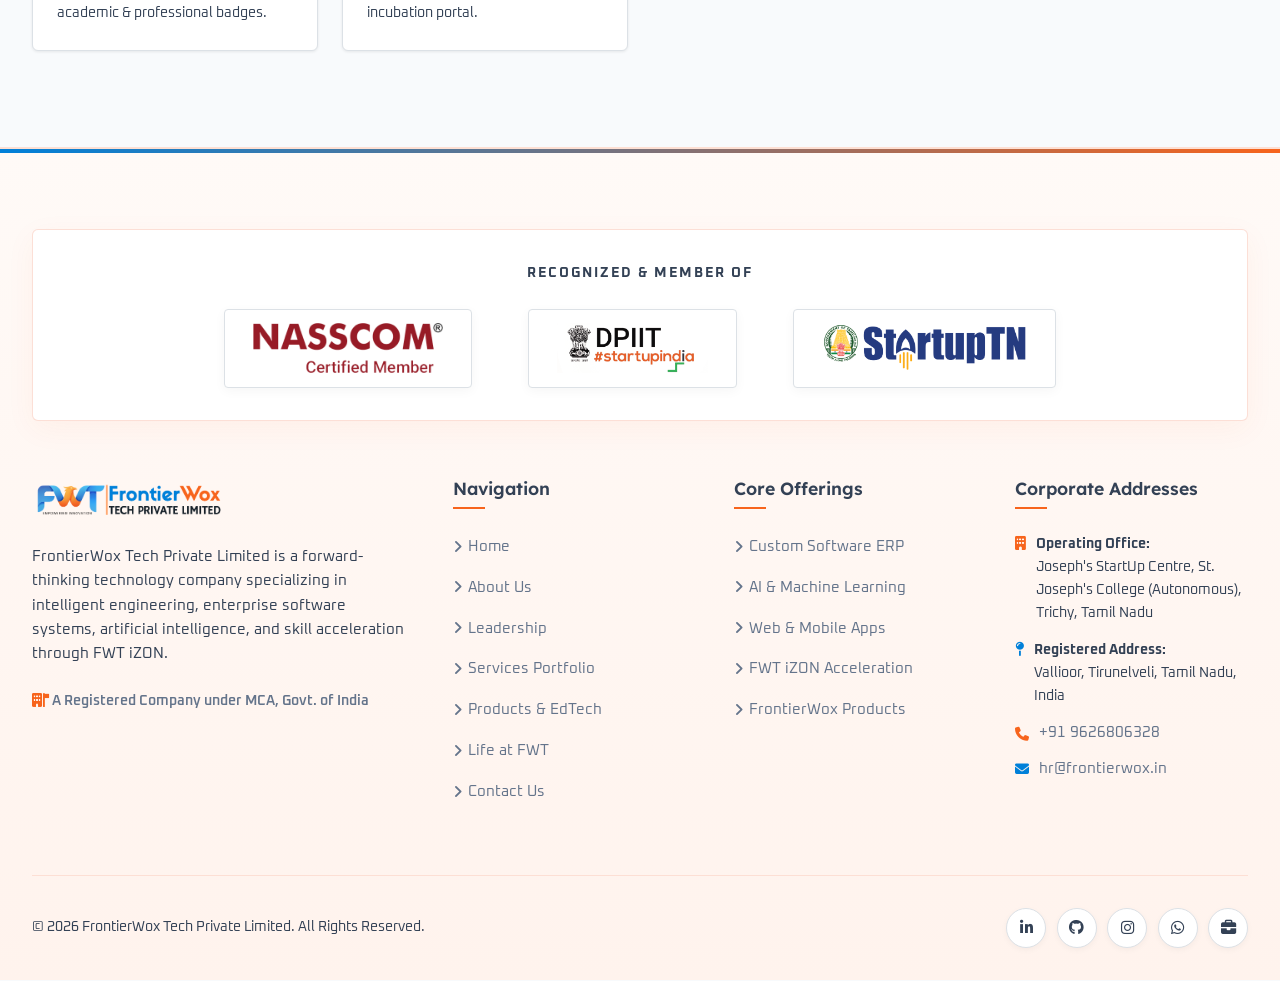
<file: products.html>
﻿<!DOCTYPE html>
<html lang="en">
<head>
  <meta charset="UTF-8">
  <meta name="viewport" content="width=device-width, initial-scale=1.0">
  <title>Proprietary Products & FWT iZON SBU | FrontierWox Tech</title>
  <meta name="description" content="FrontierWox Tech Proprietary Products & EdTech Division (FWT iZON - Board Res. 06 April 2026): Resume Builder, FrontierWox People HRMS, Portfolio Builder, and 10-Item Future Product Vision.">
  <link rel="icon" type="image/png" href="favicon.png">
  <link rel="apple-touch-icon" href="favicon.png">
  <link rel="stylesheet" href="style.css">
  <link rel="stylesheet" href="https://cdnjs.cloudflare.com/ajax/libs/font-awesome/6.4.0/css/all.min.css">
</head>
<body>
  <!-- PAGE SHUTTLE TRANSITION -->
  <div id="page-shuttle" class="page-shuttle">
    <div class="shuttle-content">
      <div class="shuttle-logo-box">
        <img src="fwt_logo.png" alt="FrontierWox Tech Corporate Shuttle Logo" class="shuttle-logo">
      </div>
      <div class="shuttle-title">FrontierWox Tech</div>
      <div class="shuttle-tagline">Empowering Innovation</div>
      <div class="shuttle-progress">
        <div class="shuttle-bar"></div>
      </div>
    </div>
  </div>

  <div class="scroll-progress-bar" id="scrollProgress"></div>

  <!-- HEADER WRAPPER (TOP BAR + NAVBAR) -->
  <div class="header-wrapper">
    <div class="top-bar">
      <div class="container top-bar-container">
        <div class="top-bar-left">
          <span><i class="far fa-clock"></i> Mon - Sat, 10:00 AM to 7:00 PM</span>
          <span class="top-bar-divider">|</span>
          <a href="mailto:hr@frontierwox.in"><i class="far fa-envelope"></i> hr@frontierwox.in</a>
          <span class="top-bar-divider">|</span>
          <a href="tel:+919626806328"><i class="fas fa-phone-alt"></i> +91 96268 06328</a>
        </div>
        <div class="top-bar-right">
          <span class="follow-label">Follow Us:</span>
          <div class="social-links-sm">
            <a href="https://www.linkedin.com/company/frontierwox-tech/" target="_blank" rel="noopener noreferrer" class="social-sm linkedin" title="LinkedIn"><i class="fab fa-linkedin-in"></i></a>
            <a href="https://github.com/frontierwox/" target="_blank" rel="noopener noreferrer" class="social-sm github" title="GitHub"><i class="fab fa-github"></i></a>
            <a href="https://www.instagram.com/frontierwox_tech/" target="_blank" rel="noopener noreferrer" class="social-sm instagram" title="Instagram"><i class="fab fa-instagram"></i></a>
            <a href="https://wa.me/919626806328" target="_blank" rel="noopener noreferrer" class="social-sm whatsapp" title="WhatsApp"><i class="fab fa-whatsapp"></i></a>
            <a href="https://www.ambitionbox.com/overview/frontierwox-tech-overview/" target="_blank" rel="noopener noreferrer" class="social-sm ambitionbox" title="AmbitionBox"><i class="fas fa-briefcase"></i></a>
          </div>
        </div>
      </div>
    </div>

    <!-- HEADER NAVBAR -->
    <header class="header">
      <div class="container">
        <nav class="navbar">
          <a href="index.html" class="brand-logo">
            <img src="fwt_logo.png" alt="FrontierWox Tech Private Limited Logo">
          </a>
          <ul class="nav-menu">
            <li><a href="index.html" class="nav-link">Home</a></li>
            <li><a href="about.html" class="nav-link">About Us</a></li>
            <li><a href="leadership.html" class="nav-link">Leadership</a></li>
            <li><a href="services.html" class="nav-link">Services</a></li>
            <li><a href="products.html" class="nav-link active">Products & EdTech</a></li>
            <li><a href="life.html" class="nav-link">Life at FWT</a></li>
            <li><a href="contact.html" class="nav-link">Contact Us</a></li>
          </ul>
          
          <button class="mobile-toggle" aria-label="Toggle Navigation">
            <i class="fas fa-bars"></i>
          </button>
        </nav>
      </div>
    </header>
  </div>

  <!-- PAGE BANNER -->
  <section class="page-banner">
    <div class="container">
      <h1 class="page-banner-title">Proprietary Products & FWT iZON SBU</h1>
      <div class="breadcrumbs">
        <a href="index.html">Home</a> <i class="fas fa-chevron-right" style="font-size:0.75rem;"></i> <span>Products & EdTech</span>
      </div>
    </div>
  </section>

  <!-- FWT iZON SBU DEEP DIVE -->
  <section id="izon" class="section-padding izon-section" style="background: var(--navy-dark);">
    <div class="container">
      <div class="izon-card">
        <div class="izon-header">
          <div class="izon-logo-wrap">
            <img src="fwt_izon_logo.png" alt="FWT iZON Logo">
            <div>
              <span class="badge-tag orange" style="margin-bottom:0.25rem;">Board Resolution: 06 April 2026</span>
              <h2 style="color: #ffffff; font-size: 2.25rem;">FWT iZON - Strategic Business Unit (SBU)</h2>
            </div>
          </div>
          <a href="https://izon.frontierwox.in" target="_blank" class="btn btn-orange">
            <i class="fas fa-external-link-alt"></i> Visit izon.frontierwox.in
          </a>
        </div>

        <div class="izon-motto">
          "Rise through Knowledge. Launch through Opportunity. Accelerate through Innovation."
        </div>

        <p style="color: #cbd5e1; font-size: 1.1rem; line-height: 1.7; margin-bottom: 2.5rem; max-width: 950px;">
          Established by formal Board Resolution on 06 April 2026, <strong>FWT iZON</strong> is the dedicated Strategic Business Unit (SBU) of FrontierWox Tech Private Limited, operating via <code>izon.frontierwox.in</code>. In view of the company's strategic registration with NASSCOM, all certifications issued under FWT iZON are designed to meet NASSCOM industry standards for global authenticity and employer trust.
        </p>

        <div class="services-grid" style="grid-template-columns: repeat(auto-fit, minmax(280px, 1fr));">
          <div class="card" style="background: rgba(255,255,255,0.05); border-color: rgba(255,255,255,0.1); color: #ffffff;">
            <div class="card-icon"><i class="fas fa-certificate"></i></div>
            <h3 class="card-title" style="color: #ffffff;">1. EdTech Operations</h3>
            <p class="card-desc" style="color: #94a3b8;">Delivery of Professional Certifications and Industrial Internship training via <code>izon.frontierwox.in</code>.</p>
          </div>

          <div class="card" style="background: rgba(255,255,255,0.05); border-color: rgba(255,255,255,0.1); color: #ffffff;">
            <div class="card-icon orange"><i class="fas fa-laptop-house"></i></div>
            <h3 class="card-title" style="color: #ffffff;">2. Digital Assessment Services</h3>
            <p class="card-desc" style="color: #94a3b8;">Secure, AI-powered examination infrastructure for institutional and corporate evaluation partners.</p>
          </div>

          <div class="card" style="background: rgba(255,255,255,0.05); border-color: rgba(255,255,255,0.1); color: #ffffff;">
            <div class="card-icon"><i class="fas fa-building-columns"></i></div>
            <h3 class="card-title" style="color: #ffffff;">3. Educational Infrastructure</h3>
            <p class="card-desc" style="color: #94a3b8;">Deployment of "Digital Campus" suites for school and college management systems.</p>
          </div>
        </div>
      </div>
    </div>
  </section>

  <!-- PROPRIETARY PLATFORMS SECTION -->
  <section class="section-padding" style="background: var(--surface-white);">
    <div class="container">
      <div class="section-title-wrap">
        <span class="badge-tag"><i class="fas fa-cubes-stacked"></i> Proprietary IP</span>
        <h2 class="section-title">FrontierWox Intellectual Property & Platforms</h2>
        <p class="section-subtitle">Independent of FWT iZON, these core proprietary platforms represent our parent company's direct intellectual property investments.</p>
      </div>

      <div class="services-grid">
        <!-- FrontierWox Resume Builder -->
        <div class="card">
          <div style="display: flex; align-items: center; justify-content: space-between; margin-bottom: 1rem;">
            <div class="card-icon" style="margin-bottom:0;"><i class="fas fa-file-invoice"></i></div>
            <span class="badge-tag" style="margin:0;">Active Commercial SaaS</span>
          </div>
          <h3 class="card-title">FrontierWox Resume Builder</h3>
          <p class="card-desc">An ATS-friendly resume platform enabling students, professionals, and institutions to build industry-standard resumes with real-time keyword scoring and vector PDF export.</p>
          <ul style="font-size: 0.9rem; color: var(--text-muted); margin-bottom: 1.5rem; display: flex; flex-direction: column; gap: 0.5rem;">
            <li><i class="fas fa-check" style="color: var(--sky-blue);"></i> Professional ATS Templates</li>
            <li><i class="fas fa-check" style="color: var(--sky-blue);"></i> Institutional Dashboard & Analytics</li>
            <li><i class="fas fa-check" style="color: var(--sky-blue);"></i> Student Management & Portfolio Sync</li>
          </ul>
          <a href="https://resumebuilder.frontierwox.in/" target="_blank" rel="noopener noreferrer" class="btn btn-outline" style="width: 100%;"><i class="fas fa-external-link-alt"></i> Explore Platform</a>
        </div>

        <!-- FrontierWox People HRMS -->
        <div class="card">
          <div style="display: flex; align-items: center; justify-content: space-between; margin-bottom: 1rem;">
            <div class="card-icon orange" style="margin-bottom:0;"><i class="fas fa-users-gear"></i></div>
            <span class="badge-tag orange" style="margin:0;">Upcoming Launch</span>
          </div>
          <h3 class="card-title">FrontierWox People (HRMS)</h3>
          <p class="card-desc">A comprehensive Human Resource Management System with ERP integration supporting recruitment, payroll, attendance, performance management, and workforce analytics.</p>
          <ul style="font-size: 0.9rem; color: var(--text-muted); margin-bottom: 1.5rem; display: flex; flex-direction: column; gap: 0.5rem;">
            <li><i class="fas fa-check" style="color: var(--orange);"></i> Automated Payroll & Statutory Compliance</li>
            <li><i class="fas fa-check" style="color: var(--orange);"></i> Attendance & Leave Approval Workflows</li>
            <li><i class="fas fa-check" style="color: var(--orange);"></i> Performance Appraisal Matrix & PIP Tracker</li>
          </ul>
          <a href="contact.html" class="btn btn-outline" style="width: 100%;">Request Early Access</a>
        </div>

        <!-- FrontierWox Portfolio Builder -->
        <div class="card">
          <div style="display: flex; align-items: center; justify-content: space-between; margin-bottom: 1rem;">
            <div class="card-icon" style="margin-bottom:0;"><i class="fas fa-id-card-clip"></i></div>
            <span class="badge-tag" style="margin:0;">Upcoming Launch</span>
          </div>
          <h3 class="card-title">FrontierWox Portfolio Builder</h3>
          <p class="card-desc">A digital portfolio platform enabling individuals and organizations to present capabilities, projects, research, and credentials with global visibility and online verification.</p>
          <ul style="font-size: 0.9rem; color: var(--text-muted); margin-bottom: 1.5rem; display: flex; flex-direction: column; gap: 0.5rem;">
            <li><i class="fas fa-check" style="color: var(--sky-blue);"></i> Personal, Faculty, Student & Company Modes</li>
            <li><i class="fas fa-check" style="color: var(--sky-blue);"></i> Research & Project Portfolio Showcases</li>
            <li><i class="fas fa-check" style="color: var(--sky-blue);"></i> Online Credential Verification</li>
          </ul>
          <a href="contact.html" class="btn btn-outline" style="width: 100%;">Join Waitlist</a>
        </div>
      </div>
    </div>
  </section>

  <!-- 10-ITEM FUTURE PRODUCT ROADMAP -->
  <section class="section-padding" style="background: var(--bg-light);">
    <div class="container">
      <div class="section-title-wrap">
        <span class="badge-tag orange"><i class="fas fa-eye"></i> Product R&D Roadmap</span>
        <h2 class="section-title">Future Product Vision</h2>
        <p class="section-subtitle">Innovations currently under active R&D at FrontierWox Tech Labs.</p>
      </div>

      <div style="display: grid; grid-template-columns: repeat(auto-fit, minmax(260px, 1fr)); gap: 1.5rem;">
        <div class="card" style="padding: 1.5rem;">
          <h4 style="color: var(--sky-blue); font-size: 1.15rem; margin-bottom: 0.35rem;"><i class="fas fa-robot" style="margin-right: 0.35rem;"></i> 1. AI Business Assistant</h4>
          <p style="font-size: 0.9rem; color: var(--text-muted);">Autonomous executive AI agent for workflow automation.</p>
        </div>
        <div class="card" style="padding: 1.5rem;">
          <h4 style="color: var(--orange); font-size: 1.15rem; margin-bottom: 0.35rem;"><i class="fas fa-diagram-project" style="margin-right: 0.35rem;"></i> 2. Smart CRM</h4>
          <p style="font-size: 0.9rem; color: var(--text-muted);">Predictive customer relationship platform with AI lead scoring.</p>
        </div>
        <div class="card" style="padding: 1.5rem;">
          <h4 style="color: var(--sky-blue); font-size: 1.15rem; margin-bottom: 0.35rem;"><i class="fas fa-boxes-stacked" style="margin-right: 0.35rem;"></i> 3. ERP Suite</h4>
          <p style="font-size: 0.9rem; color: var(--text-muted);">Unified cloud ERP system for growth-stage enterprises.</p>
        </div>
        <div class="card" style="padding: 1.5rem;">
          <h4 style="color: var(--orange); font-size: 1.15rem; margin-bottom: 0.35rem;"><i class="fas fa-building-user" style="margin-right: 0.35rem;"></i> 4. Digital Office Platform</h4>
          <p style="font-size: 0.9rem; color: var(--text-muted);">Virtual workspace collaboration and asset management.</p>
        </div>
        <div class="card" style="padding: 1.5rem;">
          <h4 style="color: var(--sky-blue); font-size: 1.15rem; margin-bottom: 0.35rem;"><i class="fas fa-user-check" style="margin-right: 0.35rem;"></i> 5. AI Recruitment System</h4>
          <p style="font-size: 0.9rem; color: var(--text-muted);">Automated candidate screening & skill matching engine.</p>
        </div>
        <div class="card" style="padding: 1.5rem;">
          <h4 style="color: var(--orange); font-size: 1.15rem; margin-bottom: 0.35rem;"><i class="fas fa-compass" style="margin-right: 0.35rem;"></i> 6. AI Career Advisor</h4>
          <p style="font-size: 0.9rem; color: var(--text-muted);">Personalized learning path and career guidance bot.</p>
        </div>
        <div class="card" style="padding: 1.5rem;">
          <h4 style="color: var(--sky-blue); font-size: 1.15rem; margin-bottom: 0.35rem;"><i class="fas fa-chart-pie" style="margin-right: 0.35rem;"></i> 7. Enterprise Analytics</h4>
          <p style="font-size: 0.9rem; color: var(--text-muted);">Real-time business intelligence and data visualization.</p>
        </div>
        <div class="card" style="padding: 1.5rem;">
          <h4 style="color: var(--orange); font-size: 1.15rem; margin-bottom: 0.35rem;"><i class="fas fa-cloud-sun" style="margin-right: 0.35rem;"></i> 8. Smart Education Cloud</h4>
          <p style="font-size: 0.9rem; color: var(--text-muted);">Multi-tenant cloud infrastructure for education boards.</p>
        </div>
        <div class="card" style="padding: 1.5rem;">
          <h4 style="color: var(--sky-blue); font-size: 1.15rem; margin-bottom: 0.35rem;"><i class="fas fa-wallet" style="margin-right: 0.35rem;"></i> 9. Digital Credential Wallet</h4>
          <p style="font-size: 0.9rem; color: var(--text-muted);">Cryptographically verifiable academic & professional badges.</p>
        </div>
        <div class="card" style="padding: 1.5rem;">
          <h4 style="color: var(--orange); font-size: 1.15rem; margin-bottom: 0.35rem;"><i class="fas fa-lightbulb" style="margin-right: 0.35rem;"></i> 10. Innovation Management</h4>
          <p style="font-size: 0.9rem; color: var(--text-muted);">Hackathon and student startup incubation portal.</p>
        </div>
      </div>
    </div>
  </section>

  <!-- FOOTER -->
  <footer class="footer">
    <div class="container">
      <div class="footer-recognitions">
        <div class="recognition-title">Recognized & Member Of</div>
        <div class="recognition-logos">
          <div class="recognition-logo-card" title="NASSCOM Member">
            <img src="nasscom_logo.png" alt="NASSCOM Member Logo">
          </div>
          <div class="recognition-logo-card" title="StartUp India">
            <img src="startupLogo.cfb8671d.png" alt="StartUp India Logo">
          </div>
          <div class="recognition-logo-card" title="StartUp TN">
            <img src="startuptn_logo.png" alt="StartUp TN Logo">
          </div>
        </div>
      </div>

      <div class="footer-top">
        <div class="footer-brand">
          <img src="fwt_logo.png" alt="FrontierWox Tech Private Limited">
          <p>FrontierWox Tech Private Limited is a forward-thinking technology company specializing in intelligent engineering, enterprise software systems, artificial intelligence, and skill acceleration through FWT iZON.</p>
          <div style="font-size: 0.85rem; color: #64748b; font-weight: 600;">
            <i class="fas fa-building-flag" style="color: var(--orange);"></i> A Registered Company under MCA, Govt. of India
          </div>
        </div>

        <div class="footer-col">
          <h4>Navigation</h4>
          <ul class="footer-links">
            <li><a href="index.html"><i class="fas fa-angle-right"></i> Home</a></li>
            <li><a href="about.html"><i class="fas fa-angle-right"></i> About Us</a></li>
            <li><a href="leadership.html"><i class="fas fa-angle-right"></i> Leadership</a></li>
            <li><a href="services.html"><i class="fas fa-angle-right"></i> Services Portfolio</a></li>
            <li><a href="products.html"><i class="fas fa-angle-right"></i> Products & EdTech</a></li>
            <li><a href="life.html"><i class="fas fa-angle-right"></i> Life at FWT</a></li>
            <li><a href="contact.html"><i class="fas fa-angle-right"></i> Contact Us</a></li>
          </ul>
        </div>

        <div class="footer-col">
          <h4>Core Offerings</h4>
          <ul class="footer-links">
            <li><a href="services.html"><i class="fas fa-angle-right"></i> Custom Software ERP</a></li>
            <li><a href="services.html"><i class="fas fa-angle-right"></i> AI & Machine Learning</a></li>
            <li><a href="services.html"><i class="fas fa-angle-right"></i> Web & Mobile Apps</a></li>
            <li><a href="products.html"><i class="fas fa-angle-right"></i> FWT iZON Acceleration</a></li>
            <li><a href="products.html"><i class="fas fa-angle-right"></i> FrontierWox Products</a></li>
          </ul>
        </div>

        <div class="footer-col">
          <h4>Corporate Addresses</h4>
          <ul class="footer-links" style="font-size: 0.875rem;">
            <li style="display: flex; gap: 0.6rem; align-items: flex-start; margin-bottom: 0.85rem;">
              <i class="fas fa-building" style="color: var(--orange); margin-top: 3px;"></i>
              <div>
                <strong style="color: var(--text-dark); display: block;">Operating Office:</strong>
                <span>Joseph's StartUp Centre, St. Joseph's College (Autonomous), Trichy, Tamil Nadu</span>
              </div>
            </li>
            <li style="display: flex; gap: 0.6rem; align-items: flex-start; margin-bottom: 0.85rem;">
              <i class="fas fa-map-pin" style="color: var(--sky-blue); margin-top: 3px;"></i>
              <div>
                <strong style="color: var(--text-dark); display: block;">Registered Address:</strong>
                <span>Vallioor, Tirunelveli, Tamil Nadu, India</span>
              </div>
            </li>
            <li style="display: flex; gap: 0.6rem; align-items: center;">
              <i class="fas fa-phone" style="color: var(--orange);"></i>
              <a href="tel:+919626806328">+91 9626806328</a>
            </li>
            <li style="display: flex; gap: 0.6rem; align-items: center;">
              <i class="fas fa-envelope" style="color: var(--sky-blue);"></i>
              <a href="mailto:hr@frontierwox.in">hr@frontierwox.in</a>
            </li>
          </ul>
        </div>
      </div>

      <div class="footer-bottom">
        <div>
          &copy; 2026 FrontierWox Tech Private Limited. All Rights Reserved.
        </div>
        <div class="social-links">
          <a href="https://www.linkedin.com/company/frontierwox-tech/" target="_blank" rel="noopener noreferrer" class="social-link linkedin" title="LinkedIn"><i class="fab fa-linkedin-in"></i></a>
          <a href="https://github.com/frontierwox/" target="_blank" rel="noopener noreferrer" class="social-link github" title="GitHub"><i class="fab fa-github"></i></a>
          <a href="https://www.instagram.com/frontierwox_tech/" target="_blank" rel="noopener noreferrer" class="social-link instagram" title="Instagram"><i class="fab fa-instagram"></i></a>
          <a href="https://wa.me/919626806328" target="_blank" rel="noopener noreferrer" class="social-link whatsapp" title="WhatsApp"><i class="fab fa-whatsapp"></i></a>
          <a href="https://www.ambitionbox.com/overview/frontierwox-tech-overview/" target="_blank" rel="noopener noreferrer" class="social-link ambitionbox" title="AmbitionBox"><i class="fas fa-briefcase"></i></a>
        </div>
      </div>
    </div>
  </footer>

  <script src="script.js"></script>
</body>
</html>
</file>
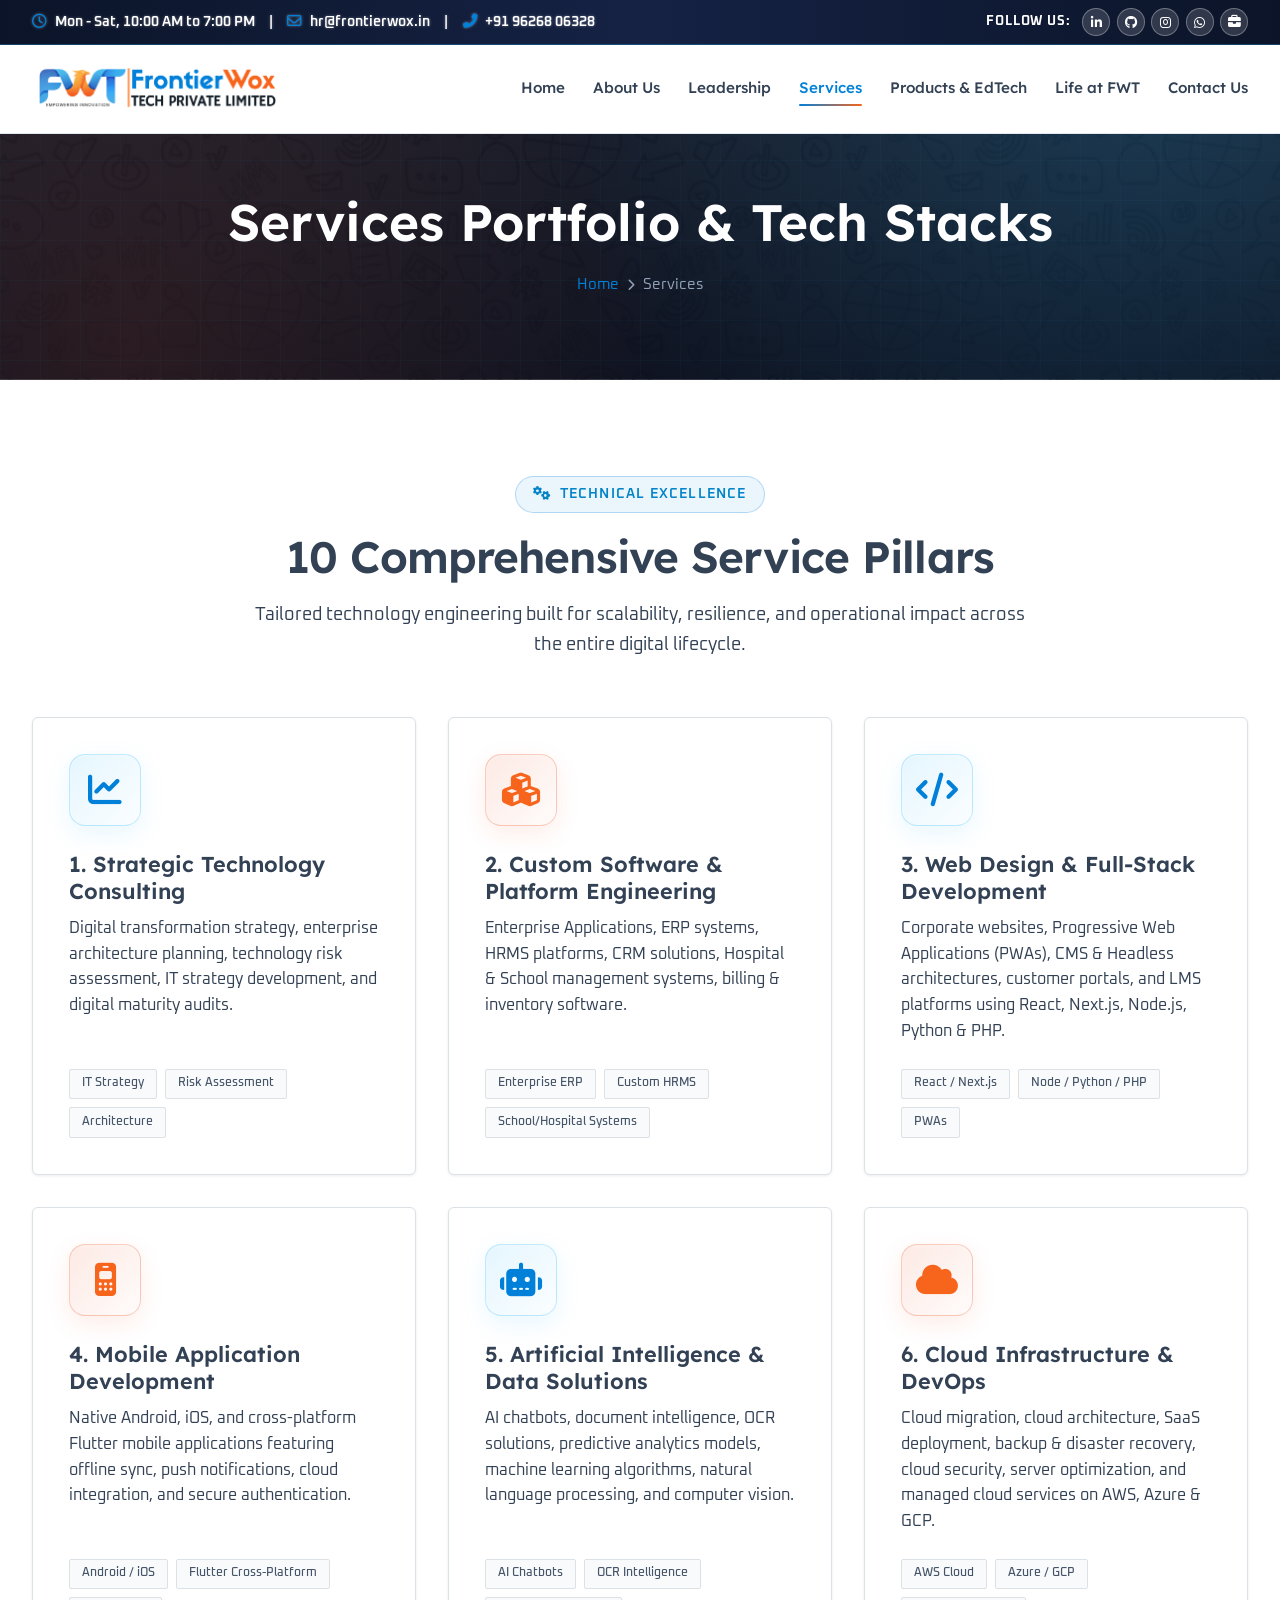
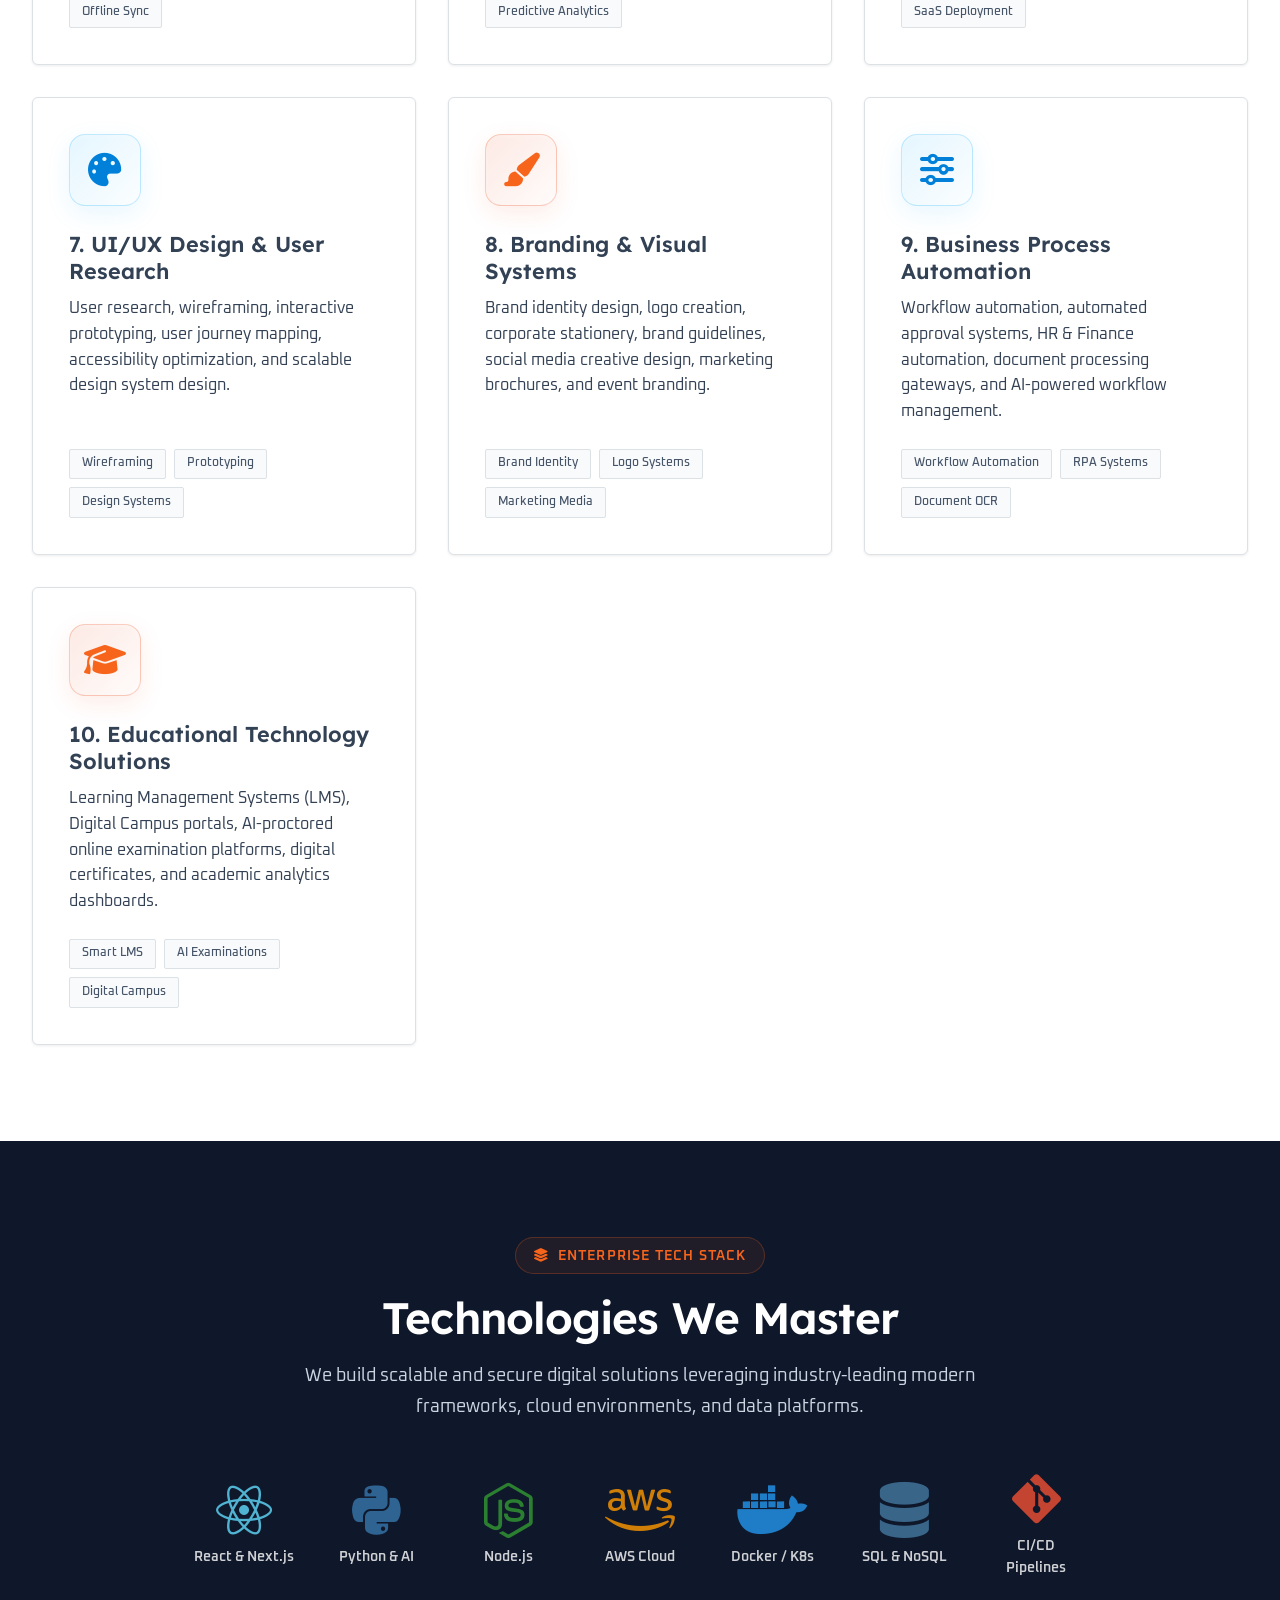
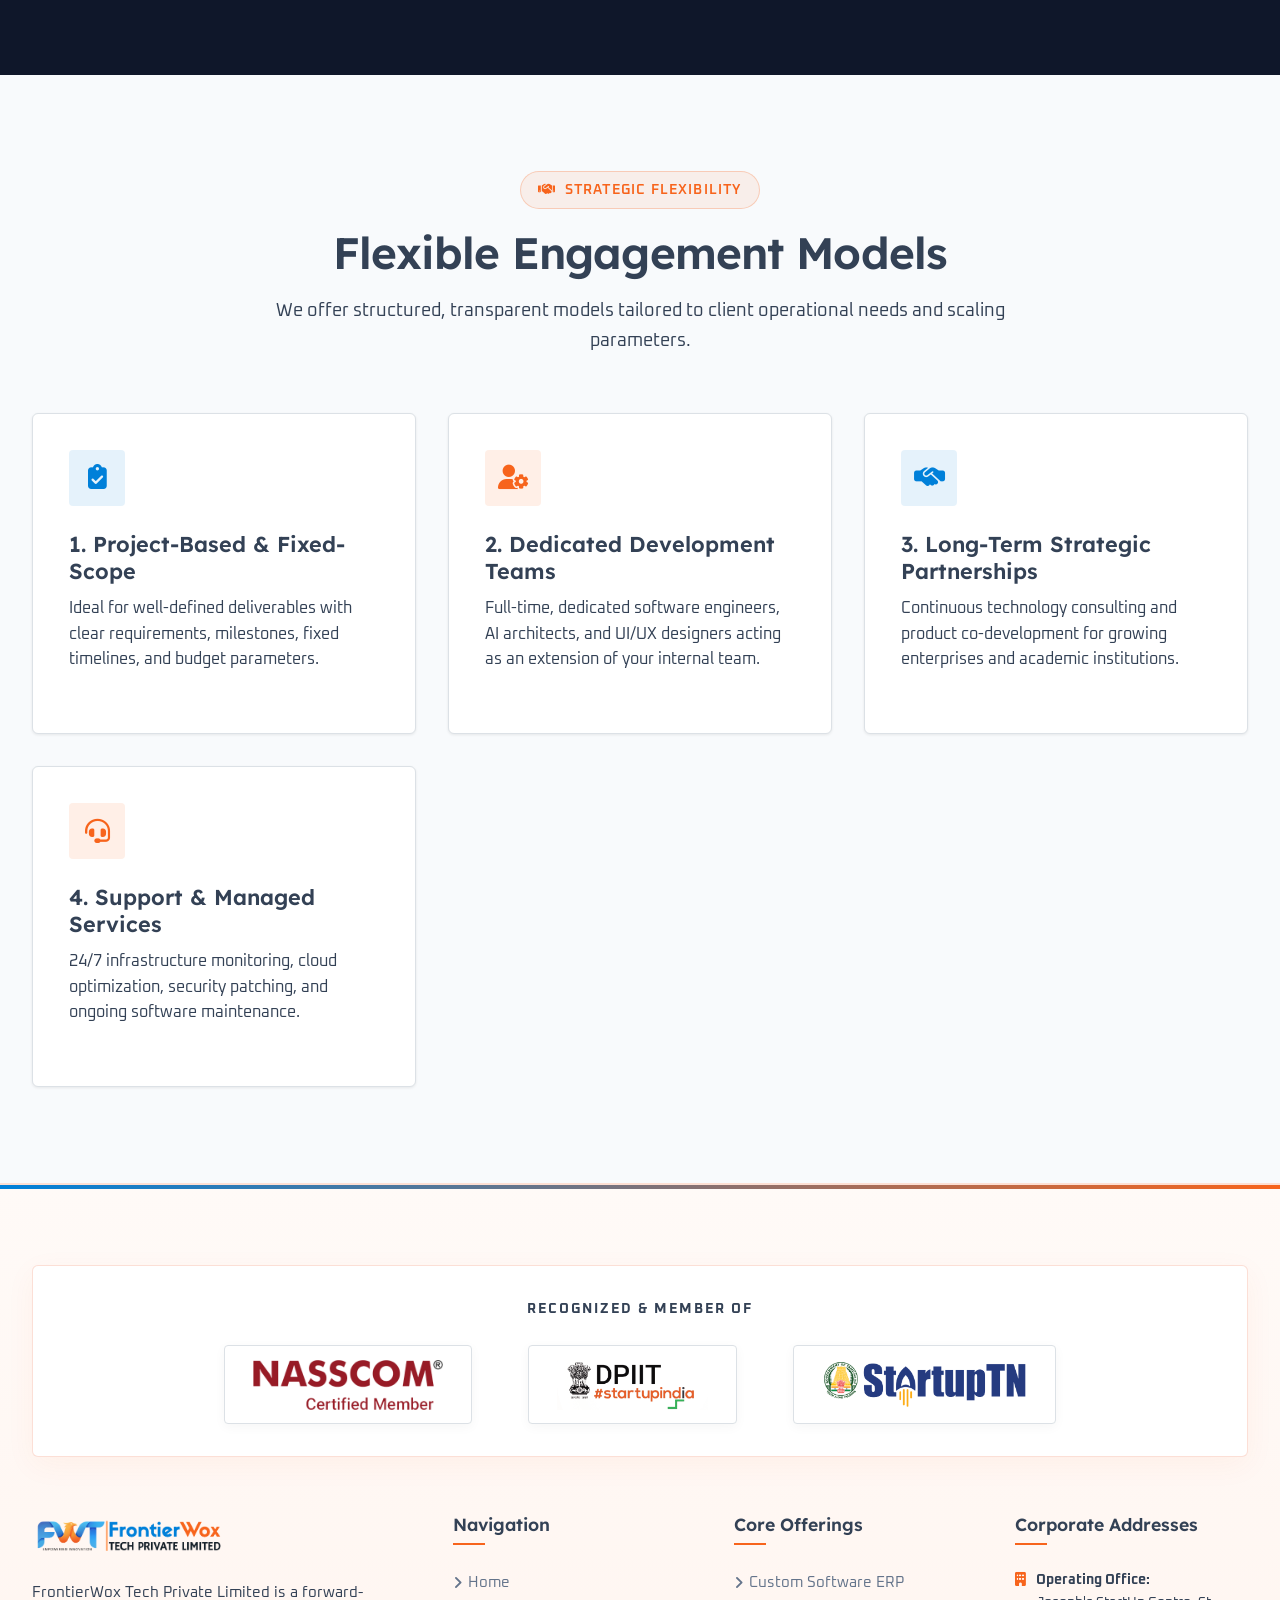
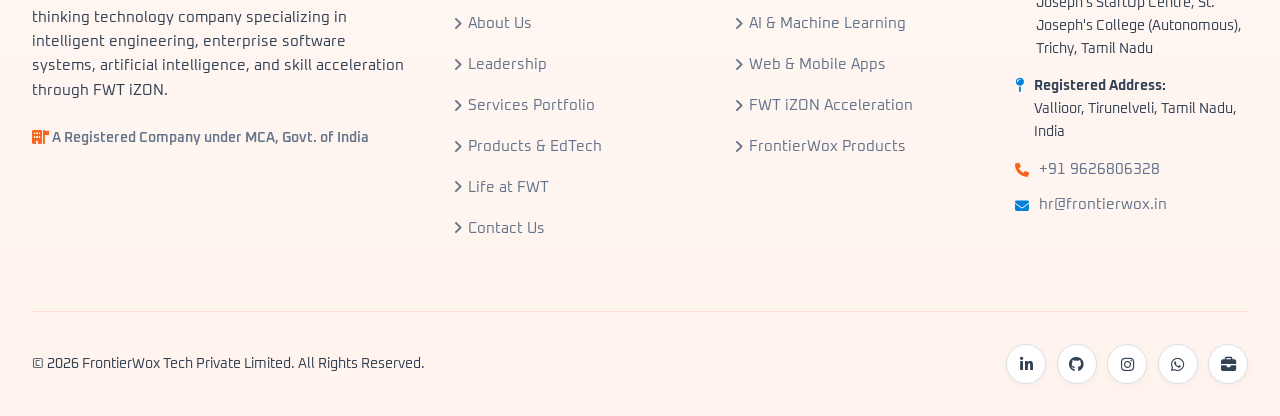
<file: services.html>
﻿<!DOCTYPE html>
<html lang="en">
<head>
  <meta charset="UTF-8">
  <meta name="viewport" content="width=device-width, initial-scale=1.0">
  <title>Services Portfolio & Tech Stacks | FrontierWox Tech</title>
  <meta name="description" content="FrontierWox Tech Services Portfolio: 10 Core Pillars, Tech Stacks (React, Next.js, Node, Python, AWS, Azure), 4 Engagement Models, and Industry Verticals. A Registered Company under MCA, Govt. of India.">
  <link rel="icon" type="image/png" href="favicon.png">
  <link rel="apple-touch-icon" href="favicon.png">
  <link rel="stylesheet" href="style.css">
  <link rel="stylesheet" href="https://cdnjs.cloudflare.com/ajax/libs/font-awesome/6.4.0/css/all.min.css">
</head>
<body>
  <!-- PAGE SHUTTLE TRANSITION -->
  <div id="page-shuttle" class="page-shuttle">
    <div class="shuttle-content">
      <div class="shuttle-logo-box">
        <img src="fwt_logo.png" alt="FrontierWox Tech Corporate Shuttle Logo" class="shuttle-logo">
      </div>
      <div class="shuttle-title">FrontierWox Tech</div>
      <div class="shuttle-tagline">Empowering Innovation</div>
      <div class="shuttle-progress">
        <div class="shuttle-bar"></div>
      </div>
    </div>
  </div>

  <div class="scroll-progress-bar" id="scrollProgress"></div>

  <!-- HEADER WRAPPER (TOP BAR + NAVBAR) -->
  <div class="header-wrapper">
    <div class="top-bar">
      <div class="container top-bar-container">
        <div class="top-bar-left">
          <span><i class="far fa-clock"></i> Mon - Sat, 10:00 AM to 7:00 PM</span>
          <span class="top-bar-divider">|</span>
          <a href="mailto:hr@frontierwox.in"><i class="far fa-envelope"></i> hr@frontierwox.in</a>
          <span class="top-bar-divider">|</span>
          <a href="tel:+919626806328"><i class="fas fa-phone-alt"></i> +91 96268 06328</a>
        </div>
        <div class="top-bar-right">
          <span class="follow-label">Follow Us:</span>
          <div class="social-links-sm">
            <a href="https://www.linkedin.com/company/frontierwox-tech/" target="_blank" rel="noopener noreferrer" class="social-sm linkedin" title="LinkedIn"><i class="fab fa-linkedin-in"></i></a>
            <a href="https://github.com/frontierwox/" target="_blank" rel="noopener noreferrer" class="social-sm github" title="GitHub"><i class="fab fa-github"></i></a>
            <a href="https://www.instagram.com/frontierwox_tech/" target="_blank" rel="noopener noreferrer" class="social-sm instagram" title="Instagram"><i class="fab fa-instagram"></i></a>
            <a href="https://wa.me/919626806328" target="_blank" rel="noopener noreferrer" class="social-sm whatsapp" title="WhatsApp"><i class="fab fa-whatsapp"></i></a>
            <a href="https://www.ambitionbox.com/overview/frontierwox-tech-overview/" target="_blank" rel="noopener noreferrer" class="social-sm ambitionbox" title="AmbitionBox"><i class="fas fa-briefcase"></i></a>
          </div>
        </div>
      </div>
    </div>

    <!-- HEADER NAVBAR -->
    <header class="header">
      <div class="container">
        <nav class="navbar">
          <a href="index.html" class="brand-logo">
            <img src="fwt_logo.png" alt="FrontierWox Tech Private Limited Logo">
          </a>
          <ul class="nav-menu">
            <li><a href="index.html" class="nav-link">Home</a></li>
            <li><a href="about.html" class="nav-link">About Us</a></li>
            <li><a href="leadership.html" class="nav-link">Leadership</a></li>
            <li><a href="services.html" class="nav-link active">Services</a></li>
            <li><a href="products.html" class="nav-link">Products & EdTech</a></li>
            <li><a href="life.html" class="nav-link">Life at FWT</a></li>
            <li><a href="contact.html" class="nav-link">Contact Us</a></li>
          </ul>
          
          <button class="mobile-toggle" aria-label="Toggle Navigation">
            <i class="fas fa-bars"></i>
          </button>
        </nav>
      </div>
    </header>
  </div>

  <!-- PAGE BANNER -->
  <section class="page-banner">
    <div class="container">
      <h1 class="page-banner-title">Services Portfolio & Tech Stacks</h1>
      <div class="breadcrumbs">
        <a href="index.html">Home</a> <i class="fas fa-chevron-right" style="font-size:0.75rem;"></i> <span>Services</span>
      </div>
    </div>
  </section>

  <!-- 10 CORE SERVICE PILLARS SECTION -->
  <section class="section-padding" style="background: var(--surface-white);">
    <div class="container">
      <div class="section-title-wrap">
        <span class="badge-tag"><i class="fas fa-cogs"></i> Technical Excellence</span>
        <h2 class="section-title">10 Comprehensive Service Pillars</h2>
        <p class="section-subtitle">Tailored technology engineering built for scalability, resilience, and operational impact across the entire digital lifecycle.</p>
      </div>

      <div class="services-grid">
        <!-- 1. Technology Consulting -->
        <div class="card">
          <div class="service-logo-box"><i class="fas fa-chart-line"></i></div>
          <h3 class="card-title">1. Strategic Technology Consulting</h3>
          <p class="card-desc">Digital transformation strategy, enterprise architecture planning, technology risk assessment, IT strategy development, and digital maturity audits.</p>
          <div class="card-tags">
            <span class="card-tag">IT Strategy</span>
            <span class="card-tag">Risk Assessment</span>
            <span class="card-tag">Architecture</span>
          </div>
        </div>

        <!-- 2. Custom Software Development -->
        <div class="card">
          <div class="service-logo-box orange"><i class="fas fa-cubes"></i></div>
          <h3 class="card-title">2. Custom Software & Platform Engineering</h3>
          <p class="card-desc">Enterprise Applications, ERP systems, HRMS platforms, CRM solutions, Hospital & School management systems, billing & inventory software.</p>
          <div class="card-tags">
            <span class="card-tag">Enterprise ERP</span>
            <span class="card-tag">Custom HRMS</span>
            <span class="card-tag">School/Hospital Systems</span>
          </div>
        </div>

        <!-- 3. Web Design & Development -->
        <div class="card">
          <div class="service-logo-box"><i class="fas fa-code"></i></div>
          <h3 class="card-title">3. Web Design & Full-Stack Development</h3>
          <p class="card-desc">Corporate websites, Progressive Web Applications (PWAs), CMS & Headless architectures, customer portals, and LMS platforms using React, Next.js, Node.js, Python & PHP.</p>
          <div class="card-tags">
            <span class="card-tag">React / Next.js</span>
            <span class="card-tag">Node / Python / PHP</span>
            <span class="card-tag">PWAs</span>
          </div>
        </div>

        <!-- 4. Mobile Application Development -->
        <div class="card">
          <div class="service-logo-box orange"><i class="fas fa-mobile-retro"></i></div>
          <h3 class="card-title">4. Mobile Application Development</h3>
          <p class="card-desc">Native Android, iOS, and cross-platform Flutter mobile applications featuring offline sync, push notifications, cloud integration, and secure authentication.</p>
          <div class="card-tags">
            <span class="card-tag">Android / iOS</span>
            <span class="card-tag">Flutter Cross-Platform</span>
            <span class="card-tag">Offline Sync</span>
          </div>
        </div>

        <!-- 5. AI & Data Solutions -->
        <div class="card">
          <div class="service-logo-box"><i class="fas fa-robot"></i></div>
          <h3 class="card-title">5. Artificial Intelligence & Data Solutions</h3>
          <p class="card-desc">AI chatbots, document intelligence, OCR solutions, predictive analytics models, machine learning algorithms, natural language processing, and computer vision.</p>
          <div class="card-tags">
            <span class="card-tag">AI Chatbots</span>
            <span class="card-tag">OCR Intelligence</span>
            <span class="card-tag">Predictive Analytics</span>
          </div>
        </div>

        <!-- 6. Cloud Solutions -->
        <div class="card">
          <div class="service-logo-box orange"><i class="fas fa-cloud"></i></div>
          <h3 class="card-title">6. Cloud Infrastructure & DevOps</h3>
          <p class="card-desc">Cloud migration, cloud architecture, SaaS deployment, backup & disaster recovery, cloud security, server optimization, and managed cloud services on AWS, Azure & GCP.</p>
          <div class="card-tags">
            <span class="card-tag">AWS Cloud</span>
            <span class="card-tag">Azure / GCP</span>
            <span class="card-tag">SaaS Deployment</span>
          </div>
        </div>

        <!-- 7. UI/UX Design -->
        <div class="card">
          <div class="service-logo-box"><i class="fas fa-palette"></i></div>
          <h3 class="card-title">7. UI/UX Design & User Research</h3>
          <p class="card-desc">User research, wireframing, interactive prototyping, user journey mapping, accessibility optimization, and scalable design system design.</p>
          <div class="card-tags">
            <span class="card-tag">Wireframing</span>
            <span class="card-tag">Prototyping</span>
            <span class="card-tag">Design Systems</span>
          </div>
        </div>

        <!-- 8. Branding & Creative Services -->
        <div class="card">
          <div class="service-logo-box orange"><i class="fas fa-paint-brush"></i></div>
          <h3 class="card-title">8. Branding & Visual Systems</h3>
          <p class="card-desc">Brand identity design, logo creation, corporate stationery, brand guidelines, social media creative design, marketing brochures, and event branding.</p>
          <div class="card-tags">
            <span class="card-tag">Brand Identity</span>
            <span class="card-tag">Logo Systems</span>
            <span class="card-tag">Marketing Media</span>
          </div>
        </div>

        <!-- 9. Business Process Automation -->
        <div class="card">
          <div class="service-logo-box"><i class="fas fa-sliders"></i></div>
          <h3 class="card-title">9. Business Process Automation</h3>
          <p class="card-desc">Workflow automation, automated approval systems, HR & Finance automation, document processing gateways, and AI-powered workflow management.</p>
          <div class="card-tags">
            <span class="card-tag">Workflow Automation</span>
            <span class="card-tag">RPA Systems</span>
            <span class="card-tag">Document OCR</span>
          </div>
        </div>

        <!-- 10. Educational Technology Solutions -->
        <div class="card">
          <div class="service-logo-box orange"><i class="fas fa-graduation-cap"></i></div>
          <h3 class="card-title">10. Educational Technology Solutions</h3>
          <p class="card-desc">Learning Management Systems (LMS), Digital Campus portals, AI-proctored online examination platforms, digital certificates, and academic analytics dashboards.</p>
          <div class="card-tags">
            <span class="card-tag">Smart LMS</span>
            <span class="card-tag">AI Examinations</span>
            <span class="card-tag">Digital Campus</span>
          </div>
        </div>
      </div>
    </div>
  </section>

  <!-- TECHNOLOGY STACK LOGOS SECTION -->
  <section class="section-padding" style="background: var(--navy-dark); color: #fff;">
    <div class="container">
      <div class="section-title-wrap" style="text-align: center; margin-bottom: 3rem;">
        <span class="badge-tag orange"><i class="fas fa-layer-group"></i> Enterprise Tech Stack</span>
        <h2 class="section-title" style="color: #fff;">Technologies We Master</h2>
        <p class="section-subtitle" style="color: #cbd5e1; max-width: 700px; margin: 0 auto;">We build scalable and secure digital solutions leveraging industry-leading modern frameworks, cloud environments, and data platforms.</p>
      </div>

      <div style="display: flex; flex-wrap: wrap; justify-content: center; gap: 2rem; align-items: center; opacity: 0.8;">
        <!-- FontAwesome icons to represent technologies as logos if images aren't present -->
        <div style="text-align: center; width: 100px;">
          <i class="fab fa-react" style="font-size: 3.5rem; color: #61DAFB; margin-bottom: 0.5rem;"></i>
          <div style="font-size: 0.85rem; font-weight: 600;">React & Next.js</div>
        </div>
        <div style="text-align: center; width: 100px;">
          <i class="fab fa-python" style="font-size: 3.5rem; color: #3776AB; margin-bottom: 0.5rem;"></i>
          <div style="font-size: 0.85rem; font-weight: 600;">Python & AI</div>
        </div>
        <div style="text-align: center; width: 100px;">
          <i class="fab fa-node-js" style="font-size: 3.5rem; color: #339933; margin-bottom: 0.5rem;"></i>
          <div style="font-size: 0.85rem; font-weight: 600;">Node.js</div>
        </div>
        <div style="text-align: center; width: 100px;">
          <i class="fab fa-aws" style="font-size: 3.5rem; color: #FF9900; margin-bottom: 0.5rem;"></i>
          <div style="font-size: 0.85rem; font-weight: 600;">AWS Cloud</div>
        </div>
        <div style="text-align: center; width: 100px;">
          <i class="fab fa-docker" style="font-size: 3.5rem; color: #2496ED; margin-bottom: 0.5rem;"></i>
          <div style="font-size: 0.85rem; font-weight: 600;">Docker / K8s</div>
        </div>
        <div style="text-align: center; width: 100px;">
          <i class="fas fa-database" style="font-size: 3.5rem; color: #4479A1; margin-bottom: 0.5rem;"></i>
          <div style="font-size: 0.85rem; font-weight: 600;">SQL & NoSQL</div>
        </div>
        <div style="text-align: center; width: 100px;">
          <i class="fab fa-git-alt" style="font-size: 3.5rem; color: #F05032; margin-bottom: 0.5rem;"></i>
          <div style="font-size: 0.85rem; font-weight: 600;">CI/CD Pipelines</div>
        </div>
      </div>
    </div>
  </section>

  <!-- ENGAGEMENT MODELS SECTION -->
  <section class="section-padding" style="background: var(--bg-light);">
    <div class="container">
      <div class="section-title-wrap">
        <span class="badge-tag orange"><i class="fas fa-handshake"></i> Strategic Flexibility</span>
        <h2 class="section-title">Flexible Engagement Models</h2>
        <p class="section-subtitle">We offer structured, transparent models tailored to client operational needs and scaling parameters.</p>
      </div>

      <div class="features-grid">
        <div class="card">
          <div class="card-icon"><i class="fas fa-clipboard-check"></i></div>
          <h3 class="card-title">1. Project-Based & Fixed-Scope</h3>
          <p class="card-desc">Ideal for well-defined deliverables with clear requirements, milestones, fixed timelines, and budget parameters.</p>
        </div>

        <div class="card">
          <div class="card-icon orange"><i class="fas fa-user-gear"></i></div>
          <h3 class="card-title">2. Dedicated Development Teams</h3>
          <p class="card-desc">Full-time, dedicated software engineers, AI architects, and UI/UX designers acting as an extension of your internal team.</p>
        </div>

        <div class="card">
          <div class="card-icon"><i class="fas fa-handshake-simple"></i></div>
          <h3 class="card-title">3. Long-Term Strategic Partnerships</h3>
          <p class="card-desc">Continuous technology consulting and product co-development for growing enterprises and academic institutions.</p>
        </div>

        <div class="card">
          <div class="card-icon orange"><i class="fas fa-headset"></i></div>
          <h3 class="card-title">4. Support & Managed Services</h3>
          <p class="card-desc">24/7 infrastructure monitoring, cloud optimization, security patching, and ongoing software maintenance.</p>
        </div>
      </div>
    </div>
  </section>

  <!-- FOOTER -->
  <footer class="footer">
    <div class="container">
      <div class="footer-recognitions">
        <div class="recognition-title">Recognized & Member Of</div>
        <div class="recognition-logos">
          <div class="recognition-logo-card" title="NASSCOM Member">
            <img src="nasscom_logo.png" alt="NASSCOM Member Logo">
          </div>
          <div class="recognition-logo-card" title="StartUp India">
            <img src="startupLogo.cfb8671d.png" alt="StartUp India Logo">
          </div>
          <div class="recognition-logo-card" title="StartUp TN">
            <img src="startuptn_logo.png" alt="StartUp TN Logo">
          </div>
        </div>
      </div>

      <div class="footer-top">
        <div class="footer-brand">
          <img src="fwt_logo.png" alt="FrontierWox Tech Private Limited">
          <p>FrontierWox Tech Private Limited is a forward-thinking technology company specializing in intelligent engineering, enterprise software systems, artificial intelligence, and skill acceleration through FWT iZON.</p>
          <div style="font-size: 0.85rem; color: #64748b; font-weight: 600;">
            <i class="fas fa-building-flag" style="color: var(--orange);"></i> A Registered Company under MCA, Govt. of India
          </div>
        </div>

        <div class="footer-col">
          <h4>Navigation</h4>
          <ul class="footer-links">
            <li><a href="index.html"><i class="fas fa-angle-right"></i> Home</a></li>
            <li><a href="about.html"><i class="fas fa-angle-right"></i> About Us</a></li>
            <li><a href="leadership.html"><i class="fas fa-angle-right"></i> Leadership</a></li>
            <li><a href="services.html"><i class="fas fa-angle-right"></i> Services Portfolio</a></li>
            <li><a href="products.html"><i class="fas fa-angle-right"></i> Products & EdTech</a></li>
            <li><a href="life.html"><i class="fas fa-angle-right"></i> Life at FWT</a></li>
            <li><a href="contact.html"><i class="fas fa-angle-right"></i> Contact Us</a></li>
          </ul>
        </div>

        <div class="footer-col">
          <h4>Core Offerings</h4>
          <ul class="footer-links">
            <li><a href="services.html"><i class="fas fa-angle-right"></i> Custom Software ERP</a></li>
            <li><a href="services.html"><i class="fas fa-angle-right"></i> AI & Machine Learning</a></li>
            <li><a href="services.html"><i class="fas fa-angle-right"></i> Web & Mobile Apps</a></li>
            <li><a href="products.html"><i class="fas fa-angle-right"></i> FWT iZON Acceleration</a></li>
            <li><a href="products.html"><i class="fas fa-angle-right"></i> FrontierWox Products</a></li>
          </ul>
        </div>

        <div class="footer-col">
          <h4>Corporate Addresses</h4>
          <ul class="footer-links" style="font-size: 0.875rem;">
            <li style="display: flex; gap: 0.6rem; align-items: flex-start; margin-bottom: 0.85rem;">
              <i class="fas fa-building" style="color: var(--orange); margin-top: 3px;"></i>
              <div>
                <strong style="color: var(--text-dark); display: block;">Operating Office:</strong>
                <span>Joseph's StartUp Centre, St. Joseph's College (Autonomous), Trichy, Tamil Nadu</span>
              </div>
            </li>
            <li style="display: flex; gap: 0.6rem; align-items: flex-start; margin-bottom: 0.85rem;">
              <i class="fas fa-map-pin" style="color: var(--sky-blue); margin-top: 3px;"></i>
              <div>
                <strong style="color: var(--text-dark); display: block;">Registered Address:</strong>
                <span>Vallioor, Tirunelveli, Tamil Nadu, India</span>
              </div>
            </li>
            <li style="display: flex; gap: 0.6rem; align-items: center;">
              <i class="fas fa-phone" style="color: var(--orange);"></i>
              <a href="tel:+919626806328">+91 9626806328</a>
            </li>
            <li style="display: flex; gap: 0.6rem; align-items: center;">
              <i class="fas fa-envelope" style="color: var(--sky-blue);"></i>
              <a href="mailto:hr@frontierwox.in">hr@frontierwox.in</a>
            </li>
          </ul>
        </div>
      </div>

      <div class="footer-bottom">
        <div>
          &copy; 2026 FrontierWox Tech Private Limited. All Rights Reserved.
        </div>
        <div class="social-links">
          <a href="https://www.linkedin.com/company/frontierwox-tech/" target="_blank" rel="noopener noreferrer" class="social-link linkedin" title="LinkedIn"><i class="fab fa-linkedin-in"></i></a>
          <a href="https://github.com/frontierwox/" target="_blank" rel="noopener noreferrer" class="social-link github" title="GitHub"><i class="fab fa-github"></i></a>
          <a href="https://www.instagram.com/frontierwox_tech/" target="_blank" rel="noopener noreferrer" class="social-link instagram" title="Instagram"><i class="fab fa-instagram"></i></a>
          <a href="https://wa.me/919626806328" target="_blank" rel="noopener noreferrer" class="social-link whatsapp" title="WhatsApp"><i class="fab fa-whatsapp"></i></a>
          <a href="https://www.ambitionbox.com/overview/frontierwox-tech-overview/" target="_blank" rel="noopener noreferrer" class="social-link ambitionbox" title="AmbitionBox"><i class="fas fa-briefcase"></i></a>
        </div>
      </div>
    </div>
  </footer>

  <script src="script.js"></script>
</body>
</html>
</file>
<file: style.css>
/* ==========================================================================
   FrontierWox Tech Private Limited - Official Global Stylesheet v3.0
   Corporate Brand Colors: Electric Sky Blue (#27b4fb) & Vibrant Orange (#eb4d1c)
   Enhanced: Full Mobile-First Responsiveness, Rich Animations, Premium UI/UX
   ========================================================================== */

@import url('https://fonts.googleapis.com/css2?family=Lexend:wght@600;700&family=Oxanium:wght@400;600;700&display=swap');

/* ============================================================
   CSS CUSTOM PROPERTIES
   ============================================================ */
:root {
  --sky-blue: #0080d9;
  --sky-blue-rgb: 0, 128, 217;
  --sky-blue-light: #e6f2fc;
  --orange: #f7641c;
  --orange-rgb: 247, 100, 28;
  --orange-light: #fef0e8;
  --navy-dark: #0f172a;
  --navy-card: #0a254d;
  --navy-light: #123261;

  --font-primary: 'Lexend', sans-serif;
  --font-secondary: 'Oxanium', sans-serif;
  
  --text-main: #334155;
  --bg-light: #f8fafc;

  --surface-light: #f8fafc;
  --surface-white: #ffffff;
  --border-light: #dce1e6;
  --border-glow: rgba(0, 86, 179, 0.15);
  --border-orange-glow: rgba(209, 65, 12, 0.15);

  --shadow-sm: 0 1px 3px rgba(0,0,0,0.08);
  --shadow-md: 0 4px 10px rgba(0, 0, 0, 0.05);
  --shadow-lg: 0 8px 24px rgba(0, 0, 0, 0.08);
  --shadow-glow: 0 4px 12px rgba(0, 0, 0, 0.06);
  --shadow-orange-glow: 0 4px 12px rgba(0, 0, 0, 0.06);

  --radius-sm: 2px;
  --radius-md: 4px;
  --radius-lg: 6px;
  --radius-xl: 8px;
  --radius-full: 9999px;

  --transition-fast: 0.2s cubic-bezier(0.4, 0, 0.2, 1);
  --transition-normal: 0.35s cubic-bezier(0.4, 0, 0.2, 1);
  --transition-slow: 0.6s cubic-bezier(0.4, 0, 0.2, 1);
  --transition-bounce: 0.5s cubic-bezier(0.34, 1.56, 0.64, 1);

  --header-height: 80px;
}

/* ============================================================
   RESET & BASE
   ============================================================ */
*, *::before, *::after {
  box-sizing: border-box;
  margin: 0;
  padding: 0;
}

html {
  scroll-behavior: smooth;
  font-size: 16px;
  -webkit-text-size-adjust: 100%;
}

body {
  font-family: var(--font-secondary);
  font-size: 18px;
  color: var(--text-main);
  background-color: var(--bg-light);
  line-height: 1.65;
  overflow-x: hidden;
  -webkit-font-smoothing: antialiased;
  -moz-osx-font-smoothing: grayscale;
  animation: fadeIn 0.4s ease-out both;
}

h1, h2, h3, h4, h5, h6 {
  font-family: var(--font-primary);
  color: var(--text-dark);
  font-weight: 600;
  line-height: 1.25;
}

a {
  text-decoration: none;
  color: inherit;
  transition: all var(--transition-fast);
}

img {
  max-width: 100%;
  height: auto;
  display: block;
}

ul { list-style: none; }

/* ============================================================
   LAYOUT UTILITIES
   ============================================================ */
.container {
  width: 100%;
  max-width: 1280px;
  margin: 0 auto;
  padding: 0 clamp(1rem, 4vw, 2rem);
}

.section-padding {
  padding: clamp(3.5rem, 8vw, 6rem) 0;
}

/* ============================================================
   KEYFRAMES â€” Animation Library
   ============================================================ */

/* Float gently up and down */
@keyframes float {
  0%, 100% { transform: translateY(0); }
  50%       { transform: translateY(-10px); }
}

/* Pulsing glow ring */
@keyframes pulse-glow {
  0%, 100% { box-shadow: 0 0 15px rgba(39, 180, 251, 0.2); }
  50%       { box-shadow: 0 0 35px rgba(39, 180, 251, 0.5); }
}

/* Pulsing orange glow ring */
@keyframes pulse-orange-glow {
  0%, 100% { box-shadow: 0 0 15px rgba(235, 77, 28, 0.2); }
  50%       { box-shadow: 0 0 35px rgba(235, 77, 28, 0.5); }
}

/* Fade-in from bottom */
@keyframes fadeInUp {
  from { opacity: 0; transform: translateY(30px); }
  to   { opacity: 1; transform: translateY(0); }
}

/* Fade-in from left */
@keyframes fadeInLeft {
  from { opacity: 0; transform: translateX(-30px); }
  to   { opacity: 1; transform: translateX(0); }
}

/* Fade-in from right */
@keyframes fadeInRight {
  from { opacity: 0; transform: translateX(30px); }
  to   { opacity: 1; transform: translateX(0); }
}

/* Simple fade-in */
@keyframes fadeIn {
  from { opacity: 0; }
  to   { opacity: 1; }
}

/* Scale in from small */
@keyframes scaleIn {
  from { opacity: 0; transform: scale(0.85); }
  to   { opacity: 1; transform: scale(1); }
}

/* Gradient shimmer sweep */
@keyframes shimmer {
  0%   { background-position: -200% center; }
  100% { background-position: 200% center; }
}

/* Rotating border conic gradient */
@keyframes rotateBorder {
  to { --angle: 360deg; }
}

/* Tab pane slide */
@keyframes tabSlideIn {
  from { opacity: 0; transform: translateY(10px); }
  to   { opacity: 1; transform: translateY(0); }
}

/* Staggered number count */
@keyframes countUp {
  from { opacity: 0; transform: translateY(10px); }
  to   { opacity: 1; transform: translateY(0); }
}

/* ============================================================
   SCROLL REVEAL SYSTEM
   ============================================================ */
.sr {
  opacity: 0;
  transform: translateY(40px);
  transition: opacity 0.8s cubic-bezier(0.4, 0, 0.2, 1),
              transform 0.8s cubic-bezier(0.4, 0, 0.2, 1);
}

.sr-left  { opacity: 0; transform: translateX(-40px); transition: opacity 0.8s ease, transform 0.8s ease; }
.sr-right { opacity: 0; transform: translateX(40px);  transition: opacity 0.8s ease, transform 0.8s ease; }
.sr-scale { opacity: 0; transform: scale(0.88);        transition: opacity 0.7s ease, transform 0.7s var(--transition-bounce); }

.sr.revealed, .sr-left.revealed, .sr-right.revealed, .sr-scale.revealed {
  opacity: 1;
  transform: none;
}

/* Stagger delays for grid children */
.stagger-children > *:nth-child(1) { transition-delay: 0.05s; }
.stagger-children > *:nth-child(2) { transition-delay: 0.12s; }
.stagger-children > *:nth-child(3) { transition-delay: 0.19s; }
.stagger-children > *:nth-child(4) { transition-delay: 0.26s; }
.stagger-children > *:nth-child(5) { transition-delay: 0.33s; }
.stagger-children > *:nth-child(6) { transition-delay: 0.40s; }
.stagger-children > *:nth-child(7) { transition-delay: 0.47s; }
.stagger-children > *:nth-child(8) { transition-delay: 0.54s; }
.stagger-children > *:nth-child(9) { transition-delay: 0.61s; }
.stagger-children > *:nth-child(10) { transition-delay: 0.68s; }

/* Legacy scroll-reveal support */
.scroll-reveal {
  opacity: 0;
  transform: translateY(30px);
  transition: opacity 0.7s cubic-bezier(0.4,0,0.2,1), transform 0.7s cubic-bezier(0.4,0,0.2,1);
}
.scroll-reveal.revealed {
  opacity: 1;
  transform: translateY(0);
}

/* ============================================================
   SECTION HEADERS
   ============================================================ */
.section-title-wrap {
  text-align: center;
  max-width: 800px;
  margin: 0 auto 3.5rem auto;
}

.badge-tag {
  display: inline-flex;
  align-items: center;
  gap: 0.5rem;
  padding: 0.4rem 1.1rem;
  background: rgba(var(--sky-blue-rgb), 0.08);
  border: 1px solid rgba(var(--sky-blue-rgb), 0.25);
  color: #0284c7;
  font-size: 0.85rem;
  font-weight: 600;
  text-transform: uppercase;
  letter-spacing: 1.2px;
  border-radius: var(--radius-full);
  margin-bottom: 1rem;
  transition: all var(--transition-fast);
}

.badge-tag:hover {
  background: rgba(var(--sky-blue-rgb), 0.15);
  transform: translateY(-2px);
}

.badge-tag.orange {
  background: rgba(var(--orange-rgb), 0.08);
  border-color: rgba(var(--orange-rgb), 0.25);
  color: var(--orange);
}

.badge-tag.orange:hover {
  background: rgba(var(--orange-rgb), 0.15);
}

.section-title {
  font-size: clamp(1.85rem, 4vw, 2.75rem);
  margin-bottom: 1rem;
  letter-spacing: -0.02em;
}

.section-subtitle {
  font-size: clamp(1rem, 2.5vw, 1.125rem);
  color: var(--text-muted);
  line-height: 1.7;
}

.gradient-text {
  background: linear-gradient(135deg, var(--sky-blue) 0%, #38bdf8 50%, var(--orange) 100%);
  background-size: 200% auto;
  -webkit-background-clip: text;
  -webkit-text-fill-color: transparent;
  background-clip: text;
  animation: shimmer 4s linear infinite;
}

/* ============================================================
   BUTTONS
   ============================================================ */
.btn {
  display: inline-flex;
  align-items: center;
  justify-content: center;
  gap: 0.65rem;
  padding: 0.85rem 1.85rem;
  font-family: var(--font-primary);
  font-weight: 600;
  font-size: 1rem;
  border-radius: var(--radius-md);
  transition: all var(--transition-fast);
  cursor: pointer;
  border: none;
  position: relative;
  overflow: hidden;
  white-space: nowrap;
}

/* Ripple effect base */
.btn::after {
  content: '';
  position: absolute;
  inset: 0;
  background: rgba(255,255,255,0);
  transition: background var(--transition-fast);
}

.btn:hover::after {
  background: rgba(255,255,255,0.08);
}

.btn-primary {
  background: linear-gradient(135deg, var(--sky-blue), #0284c7);
  color: #ffffff;
  box-shadow: 0 4px 15px rgba(39, 180, 251, 0.3);
}

.btn-primary:hover {
  transform: translateY(-3px);
  box-shadow: 0 10px 28px rgba(39, 180, 251, 0.45);
}

.btn-orange {
  background: linear-gradient(135deg, var(--orange), #c23b12);
  color: #ffffff;
  box-shadow: 0 4px 15px rgba(235, 77, 28, 0.3);
}

.btn-orange:hover {
  transform: translateY(-3px);
  box-shadow: 0 10px 28px rgba(235, 77, 28, 0.45);
}

.btn-outline {
  background: transparent;
  border: 2px solid var(--sky-blue);
  color: var(--sky-blue);
}

.btn-outline:hover {
  background: var(--sky-blue);
  color: #ffffff;
  transform: translateY(-2px);
  box-shadow: 0 8px 20px rgba(39, 180, 251, 0.3);
}

.btn-outline-white {
  background: transparent;
  border: 1.5px solid rgba(255, 255, 255, 0.4);
  color: #ffffff;
}

.btn-outline-white:hover {
  background: rgba(255, 255, 255, 0.18);
  border-color: #ffffff;
  transform: translateY(-2px);
}

@media (max-width: 480px) {
  .btn { font-size: 0.92rem; padding: 0.75rem 1.4rem; }
}

/* ============================================================
   PAGE SHUTTLE TRANSITION OVERLAY
   ============================================================ */
.page-shuttle {
  position: fixed;
  inset: 0;
  background: var(--navy-dark);
  background-image: 
    radial-gradient(circle at 50% 40%, rgba(39, 180, 251, 0.25) 0%, transparent 60%),
    radial-gradient(circle at 20% 80%, rgba(235, 77, 28, 0.18) 0%, transparent 50%);
  z-index: 999999;
  display: flex;
  align-items: center;
  justify-content: center;
  opacity: 1;
  visibility: visible;
  transition: opacity 0.4s ease, visibility 0.4s ease;
  pointer-events: auto;
}

.page-shuttle.shuttle-out {
  opacity: 0;
  visibility: hidden;
  pointer-events: none;
}

.shuttle-content {
  text-align: center;
  color: #ffffff;
  display: flex;
  flex-direction: column;
  align-items: center;
  gap: 0.85rem;
  transform: scale(1);
  transition: transform 0.4s ease;
}

.page-shuttle.shuttle-out .shuttle-content {
  transform: scale(0.92);
}

.shuttle-logo-box {
  position: relative;
  width: 140px;
  height: 140px;
  background: #ffffff;
  border-radius: 24px;
  padding: 1.1rem;
  display: flex;
  align-items: center;
  justify-content: center;
  box-shadow: 0 0 50px rgba(39, 180, 251, 0.4);
  animation: pulse-glow 2.5s infinite;
}

.shuttle-logo {
  max-width: 100%;
  max-height: 100%;
  object-fit: contain;
}

.shuttle-title {
  font-family: var(--font-primary);
  font-size: 1.85rem;
  font-weight: 800;
  color: #ffffff;
  letter-spacing: -0.02em;
  margin-top: 0.5rem;
}

.shuttle-tagline {
  font-size: 0.92rem;
  color: var(--sky-blue);
  font-weight: 600;
  letter-spacing: 1.2px;
  text-transform: uppercase;
}

.shuttle-progress {
  width: 160px;
  height: 4px;
  background: rgba(255, 255, 255, 0.12);
  border-radius: var(--radius-full);
  overflow: hidden;
  margin-top: 0.5rem;
}

.shuttle-bar {
  width: 100%;
  height: 100%;
  background: linear-gradient(90deg, var(--sky-blue), var(--orange));
  animation: shuttleBar 1.2s ease-in-out infinite;
  transform-origin: left;
}

@keyframes shuttleBar {
  0%   { transform: scaleX(0); }
  50%  { transform: scaleX(0.7); }
  100% { transform: scaleX(1); }
}

/* ============================================================
   TOP UTILITY BAR & STICKY HEADER WRAPPER
   ============================================================ */
.header-wrapper {
  position: fixed;
  top: 0;
  left: 0;
  width: 100%;
  z-index: 1000;
  transition: transform 0.35s cubic-bezier(0.4, 0, 0.2, 1);
}

.top-bar {
  background: linear-gradient(90deg, #0b1428 0%, #152244 50%, #0b1428 100%);
  color: #f1f5f9;
  font-size: 0.85rem;
  font-weight: 500;
  padding: 0.5rem 0;
  border-bottom: 1px solid rgba(39, 180, 251, 0.3);
  box-shadow: 0 2px 10px rgba(0, 0, 0, 0.2);
  transition: max-height 0.4s ease, padding 0.4s ease, opacity 0.35s ease;
  overflow: hidden;
  max-height: 250px;
}

.header-wrapper.scrolled .top-bar {
  max-height: 0;
  padding: 0;
  opacity: 0;
  border-bottom-color: transparent;
}

.top-bar-container {
  display: flex;
  align-items: center;
  justify-content: space-between;
  gap: 1rem;
  flex-wrap: wrap;
}

.top-bar-left {
  display: flex;
  align-items: center;
  gap: 0.9rem;
  flex-wrap: wrap;
}

.top-bar-left span,
.top-bar-left a {
  color: #ffffff;
  font-weight: 600;
  text-shadow: 0 0 3px rgba(255,255,255,0.4);
}

.top-bar-left i {
  color: var(--sky-blue);
  margin-right: 0.35rem;
  font-size: 0.9rem;
}

.top-bar-left a:hover {
  color: #38bdf8;
  text-decoration: underline;
}

.top-bar-divider {
  color: rgba(255, 255, 255, 0.3);
}

.top-bar-right {
  display: flex;
  align-items: center;
  gap: 0.75rem;
}

.follow-label {
  font-weight: 700;
  color: #ffffff;
  font-size: 0.8rem;
  text-transform: uppercase;
  letter-spacing: 0.8px;
}

.social-links-sm {
  display: flex;
  gap: 0.4rem;
  align-items: center;
}

.social-sm {
  width: 28px;
  height: 28px;
  border-radius: 50%;
  background: rgba(255, 255, 255, 0.15);
  border: 1px solid rgba(255, 255, 255, 0.3);
  color: #ffffff;
  display: flex;
  align-items: center;
  justify-content: center;
  font-size: 0.8rem;
  transition: all var(--transition-fast);
}

.social-sm:hover {
  transform: translateY(-2px) scale(1.1);
  box-shadow: 0 4px 12px rgba(39, 180, 251, 0.4);
}

.social-sm.linkedin:hover  { background: #0a66c2; border-color: #0a66c2; }
.social-sm.github:hover    { background: #24292e; border-color: #24292e; }
.social-sm.instagram:hover { background: linear-gradient(45deg, #f09433, #e6683c, #dc2743, #bc1888); border-color: #dc2743; }
.social-sm.whatsapp:hover  { background: #25d366; border-color: #25d366; }
.social-sm.ambitionbox:hover { background: var(--orange); border-color: var(--orange); }

.header {
  position: relative;
  width: 100%;
  background: #ffffff;
  border-bottom: 1px solid #e2e8f0;
  transition: all 0.35s cubic-bezier(0.4, 0, 0.2, 1);
}

.header.scrolled,
.header-wrapper.scrolled .header {
  background: #ffffff;
  box-shadow: 0 4px 25px rgba(0, 0, 0, 0.09);
}

.navbar {
  display: flex;
  align-items: center;
  justify-content: space-between;
  height: 88px;
  gap: 1rem;
  transition: height 0.35s cubic-bezier(0.4, 0, 0.2, 1);
}

.header.scrolled .navbar,
.header-wrapper.scrolled .navbar {
  height: 68px;
}

/* Company Logo Size & Shrink on Scroll */
.brand-logo img {
  height: 62px;
  width: auto;
  object-fit: contain;
  transition: height 0.35s cubic-bezier(0.4, 0, 0.2, 1), transform var(--transition-bounce);
}

.header.scrolled .brand-logo img,
.header-wrapper.scrolled .brand-logo img {
  height: 46px;
}

.brand-logo:hover img {
  transform: scale(1.05);
}

.nav-menu {
  display: flex;
  align-items: center;
  gap: clamp(1rem, 2.5vw, 1.75rem);
}

.nav-link {
  font-family: var(--font-primary);
  font-weight: 500;
  font-size: 0.95rem;
  color: var(--text-dark);
  position: relative;
  padding: 0.5rem 0;
  white-space: nowrap;
}

.nav-link::after {
  content: '';
  position: absolute;
  bottom: -1px;
  left: 0;
  width: 0%;
  height: 2.5px;
  background: linear-gradient(90deg, var(--sky-blue), var(--orange));
  transition: width var(--transition-normal);
  border-radius: var(--radius-full);
}

.nav-link:hover,
.nav-link.active {
  color: var(--sky-blue);
}

.nav-link:hover::after,
.nav-link.active::after {
  width: 100%;
}

.nav-actions {
  display: flex;
  align-items: center;
  gap: 1rem;
  flex-shrink: 0;
}

/* Mobile hamburger */
.mobile-toggle {
  display: none;
  background: none;
  border: 1.5px solid var(--border-light);
  font-size: 1.2rem;
  color: var(--text-dark);
  cursor: pointer;
  padding: 0.5rem 0.65rem;
  border-radius: var(--radius-sm);
  transition: all var(--transition-fast);
  line-height: 1;
}

.mobile-toggle:hover {
  border-color: var(--sky-blue);
  color: var(--sky-blue);
}

/* Mobile Overlay */
.nav-overlay {
  display: none;
  position: fixed;
  inset: 0;
  background: #041e42;
  z-index: 998;
  opacity: 0;
  transition: opacity var(--transition-normal);
}

.nav-overlay.active {
  opacity: 1;
}

/* ---- RESPONSIVE: hide nav menu on small screens ---- */
@media (max-width: 1040px) {
  .mobile-toggle { display: flex; align-items: center; }
  .nav-overlay { display: block; pointer-events: none; }
  .nav-overlay.active { pointer-events: all; }

  .nav-menu {
    position: fixed;
    top: 0;
    right: -320px;
    width: min(320px, 85vw);
    height: 100vh;
    background: #ffffff;
    flex-direction: column;
    align-items: flex-start;
    padding: 6rem 2rem 2.5rem;
    gap: 0.25rem;
    box-shadow: -8px 0 50px rgba(0,0,0,0.2);
    transition: right var(--transition-normal);
    overflow-y: auto;
    z-index: 999;
  }

  .nav-menu.active { right: 0; }

  .nav-link {
    font-size: 1.05rem;
    width: 100%;
    padding: 0.8rem 1rem;
    border-radius: var(--radius-md);
    transition: background var(--transition-fast), color var(--transition-fast);
  }

  .nav-link:hover,
  .nav-link.active {
    background: rgba(var(--sky-blue-rgb), 0.08);
    color: var(--sky-blue);
  }

  .nav-actions { display: none; }
}

@media (max-width: 768px) {
  .top-bar {
    max-height: 140px;
    padding: 0.4rem 0;
    font-size: 0.76rem;
  }

  .top-bar-container {
    flex-direction: column;
    justify-content: center;
    gap: 0.35rem;
    text-align: center;
  }

  .top-bar-left {
    justify-content: center;
    gap: 0.35rem 0.65rem;
    font-size: 0.75rem;
    width: 100%;
  }

  .top-bar-divider {
    display: none;
  }

  .top-bar-left span,
  .top-bar-left a {
    font-size: 0.75rem;
  }

  .top-bar-right {
    justify-content: center;
    width: 100%;
    gap: 0.4rem;
  }

  .follow-label {
    font-size: 0.7rem;
    letter-spacing: 0.5px;
  }

  .social-sm {
    width: 24px;
    height: 24px;
    font-size: 0.75rem;
  }

  .header-wrapper.scrolled .top-bar {
    max-height: 0;
    padding: 0;
    opacity: 0;
  }

  .navbar {
    height: 72px;
  }

  .header.scrolled .navbar,
  .header-wrapper.scrolled .navbar {
    height: 60px;
  }

  .brand-logo img {
    height: 48px;
  }

  .header.scrolled .brand-logo img,
  .header-wrapper.scrolled .brand-logo img {
    height: 38px;
  }
}

/* ============================================================
   HERO SECTION
   ============================================================ */
.hero {
  position: relative;
  min-height: 90vh;
  padding-top: clamp(140px, 15vw, 180px);
  padding-bottom: clamp(60px, 10vw, 100px);
  background-color: var(--navy-dark);
  background-image: linear-gradient(180deg, rgba(4, 30, 66, 0.85) 0%, rgba(4, 30, 66, 0.95) 100%), url('bg.jpg');
  background-size: cover;
  background-position: center;
  background-attachment: fixed;
  color: #ffffff;
  display: flex;
  align-items: center;
}

/* Grid overlay */
.cyber-grid-overlay {
  display: none !important;
}

/* Animated orbs */
.hero-orb {
  display: none !important;
}

.hero-orb-1 {
  width: 400px;
  height: 400px;
  background: radial-gradient(circle, rgba(39,180,251,0.15) 0%, transparent 70%);
  top: 10%;
  right: 5%;
  animation-delay: 0s;
}

.hero-orb-2 {
  width: 300px;
  height: 300px;
  background: radial-gradient(circle, rgba(235,77,28,0.12) 0%, transparent 70%);
  bottom: 15%;
  left: 5%;
  animation-delay: -4s;
}

.hero-grid {
  display: grid;
  grid-template-columns: 1.25fr 0.75fr;
  gap: clamp(2rem, 5vw, 4rem);
  align-items: center;
  position: relative;
  z-index: 2;
}

@media (max-width: 991px) {
  .hero-grid {
    grid-template-columns: 1fr;
    text-align: center;
  }
  .hero-orb-1 { width: 200px; height: 200px; }
  .hero-orb-2 { width: 150px; height: 150px; }
}

.cin-badge {
  display: inline-flex;
  align-items: center;
  gap: 0.5rem;
  padding: 0.35rem 1rem;
  background: #ffffff1a;
  border: 1px solid #ffffff33;
  color: #ffffff;
  font-size: 0.875rem;
  font-weight: 600;
  border-radius: var(--radius-full);
  margin-bottom: 1.5rem;
}

.cin-badge i { color: var(--orange); }

.hero-title {
  font-size: clamp(2.2rem, 5.5vw, 3.8rem);
  font-weight: 900;
  line-height: 1.15;
  margin-bottom: 1.5rem;
  color: #ffffff;
  letter-spacing: -0.02em;
  animation: fadeInUp 0.8s ease both;
}

.hero-description {
  font-size: clamp(1rem, 2.5vw, 1.2rem);
  color: #94a3b8;
  margin-bottom: 2.5rem;
  max-width: 620px;
  line-height: 1.7;
  animation: fadeInUp 0.8s 0.15s ease both;
}

@media (max-width: 991px) {
  .hero-description { margin-left: auto; margin-right: auto; }
}

.hero-buttons {
  display: flex;
  gap: 1.25rem;
  flex-wrap: wrap;
  animation: fadeInUp 0.8s 0.3s ease both;
}

@media (max-width: 991px) {
  .hero-buttons { justify-content: center; }
}

@media (max-width: 480px) {
  .hero-buttons {
    flex-direction: column;
    align-items: stretch;
  }
  .hero-buttons .btn { text-align: center; width: 100%; }
}

/* Hero Glass Card */
.hero-glass-card {
  background: var(--navy-card);
  border: 1px solid var(--border-light);
  border-radius: var(--radius-lg);
  padding: clamp(1.5rem, 4vw, 2.5rem);
  box-shadow: var(--shadow-lg);
  position: relative;
  overflow: hidden;
  animation: scaleIn 0.9s 0.2s ease both;
}

.hero-glass-card::before {
  content: '';
  position: absolute;
  top: 0; left: 0; right: 0;
  height: 4px;
  background: linear-gradient(90deg, var(--sky-blue), var(--orange));
}

.tech-spec-grid {
  display: grid;
  grid-template-columns: repeat(2, 1fr);
  gap: 1.15rem;
}

.tech-spec-item {
  background: rgba(255, 255, 255, 0.04);
  border: 1px solid rgba(255, 255, 255, 0.08);
  padding: 1.35rem;
  border-radius: var(--radius-md);
  transition: all var(--transition-normal);
  cursor: default;
}

.tech-spec-item:hover {
  transform: translateY(-5px) scale(1.02);
  border-color: rgba(39, 180, 251, 0.5);
  background: rgba(39, 180, 251, 0.09);
  box-shadow: 0 10px 30px rgba(39, 180, 251, 0.15);
}

.tech-spec-num {
  font-family: var(--font-primary);
  font-size: clamp(1.75rem, 4vw, 2.25rem);
  font-weight: 800;
  color: var(--sky-blue);
  line-height: 1;
  margin-bottom: 0.35rem;
}

.tech-spec-num.orange { color: var(--orange); }

.tech-spec-label {
  font-size: 0.82rem;
  color: #cbd5e1;
  font-weight: 500;
  line-height: 1.3;
}

/* ============================================================
   PAGE BANNER (Inner Pages)
   ============================================================ */
.page-banner {
  background: var(--navy-dark);
  background-image:
    radial-gradient(circle at 90% 10%, rgba(39, 180, 251, 0.2) 0%, transparent 50%),
    radial-gradient(circle at 10% 90%, rgba(235, 77, 28, 0.12) 0%, transparent 45%),
    linear-gradient(180deg, rgba(10, 15, 29, 0.92) 0%, rgba(10, 15, 29, 0.98) 100%),
    url('bg.jpg');
  background-size: cover;
  background-position: center;
  padding-top: clamp(150px, 20vw, 190px);
  padding-bottom: clamp(50px, 8vw, 80px);
  color: #ffffff;
  text-align: center;
  position: relative;
  overflow: hidden;
}

.page-banner::after {
  content: '';
  position: absolute;
  inset: 0;
  background-image:
    linear-gradient(rgba(39, 180, 251, 0.035) 1px, transparent 1px),
    linear-gradient(90deg, rgba(39, 180, 251, 0.035) 1px, transparent 1px);
  background-size: 40px 40px;
  pointer-events: none;
}

.page-banner-title {
  font-size: clamp(1.9rem, 5vw, 3.2rem);
  color: #ffffff;
  margin-bottom: 1rem;
  animation: fadeInUp 0.7s ease both;
}

.breadcrumbs {
  display: inline-flex;
  align-items: center;
  gap: 0.5rem;
  font-size: 0.95rem;
  color: #94a3b8;
  animation: fadeInUp 0.7s 0.1s ease both;
}

.breadcrumbs a { color: var(--sky-blue); }
.breadcrumbs a:hover { text-decoration: underline; color: #38bdf8; }

/* ============================================================
   FWT iZON SECTION
   ============================================================ */
.izon-section {
  background: linear-gradient(180deg, #0a0f1d 0%, #0d1527 100%);
  color: #ffffff;
  position: relative;
  overflow: hidden;
}

.izon-section::before {
  content: '';
  position: absolute;
  inset: 0;
  background-image:
    linear-gradient(rgba(39, 180, 251, 0.04) 1px, transparent 1px),
    linear-gradient(90deg, rgba(39, 180, 251, 0.04) 1px, transparent 1px);
  background-size: 50px 50px;
  pointer-events: none;
}

.izon-card {
  background: linear-gradient(135deg, rgba(26, 35, 58, 0.97) 0%, rgba(13, 21, 39, 0.99) 100%);
  border: 1px solid rgba(235, 77, 28, 0.3);
  border-radius: var(--radius-xl);
  padding: clamp(2rem, 5vw, 3.5rem);
  position: relative;
  box-shadow: 0 30px 60px rgba(0,0,0,0.4), 0 0 0 1px rgba(255,255,255,0.04);
  overflow: hidden;
}

.izon-card::before {
  content: '';
  position: absolute;
  top: -80px; right: -80px;
  width: 300px; height: 300px;
  background: radial-gradient(circle, rgba(235,77,28,0.12) 0%, transparent 70%);
  pointer-events: none;
}

.izon-card::after {
  content: '';
  position: absolute;
  top: 0; left: 0; right: 0;
  height: 4px;
  background: linear-gradient(90deg, var(--orange), var(--sky-blue));
}

.izon-header {
  display: flex;
  align-items: flex-start;
  justify-content: space-between;
  gap: 2rem;
  margin-bottom: 2rem;
  flex-wrap: wrap;
}

.izon-logo-wrap {
  display: flex;
  align-items: center;
  gap: 1.25rem;
  flex-wrap: wrap;
}

.izon-logo-wrap img {
  height: 64px;
  width: auto;
  object-fit: contain;
  background: #ffffff;
  padding: 0.5rem 1rem;
  border-radius: var(--radius-md);
  box-shadow: 0 4px 15px rgba(0,0,0,0.25);
  flex-shrink: 0;
}

.izon-motto {
  font-family: var(--font-primary);
  font-size: clamp(1rem, 2.5vw, 1.35rem);
  font-weight: 700;
  background: linear-gradient(90deg, var(--sky-blue), #38bdf8, var(--orange));
  background-size: 200% auto;
  -webkit-background-clip: text;
  -webkit-text-fill-color: transparent;
  background-clip: text;
  animation: shimmer 4s linear infinite;
  margin-bottom: 1.5rem;
  line-height: 1.5;
  font-style: italic;
}

/* ============================================================
   CARDS & GRIDS
   ============================================================ */
.services-grid,
.features-grid,
.products-grid {
  display: grid;
  grid-template-columns: repeat(auto-fit, minmax(min(100%, 300px), 1fr));
  gap: clamp(1.25rem, 3vw, 2rem);
}

.card {
  background: var(--surface-white);
  border: 1px solid var(--border-light);
  border-radius: var(--radius-lg);
  padding: clamp(1.5rem, 3vw, 2.25rem);
  box-shadow: var(--shadow-sm);
  transition: all var(--transition-normal);
  position: relative;
  overflow: hidden;
  display: flex;
  flex-direction: column;
}

/* Top gradient bar on hover */
.card::before {
  content: '';
  position: absolute;
  top: 0; left: 0;
  width: 100%; height: 4px;
  background: linear-gradient(90deg, var(--sky-blue), var(--orange));
  opacity: 0;
  transition: opacity var(--transition-fast);
}

/* Sheen sweep on hover */
.card::after {
  content: '';
  position: absolute;
  top: 0; left: -100%;
  width: 60%; height: 100%;
  background: linear-gradient(90deg, transparent, rgba(255,255,255,0.08), transparent);
  transition: left 0.6s ease;
  pointer-events: none;
}

.card:hover {
  transform: translateY(-8px);
  box-shadow: var(--shadow-lg);
  border-color: rgba(var(--sky-blue-rgb), 0.3);
}

.card:hover::before { opacity: 1; }
.card:hover::after  { left: 150%; }

.card-icon {
  width: 56px;
  height: 56px;
  border-radius: var(--radius-md);
  background: rgba(var(--sky-blue-rgb), 0.1);
  color: var(--sky-blue);
  display: flex;
  align-items: center;
  justify-content: center;
  font-size: 1.55rem;
  margin-bottom: 1.5rem;
  transition: transform var(--transition-bounce), background var(--transition-fast);
  flex-shrink: 0;
}

.card:hover .card-icon {
  transform: scale(1.12) rotate(-5deg);
  background: rgba(var(--sky-blue-rgb), 0.18);
}

.card-icon.orange {
  background: rgba(var(--orange-rgb), 0.1);
  color: var(--orange);
}

.card:hover .card-icon.orange {
  background: rgba(var(--orange-rgb), 0.18);
}

.card-title {
  font-size: clamp(1.1rem, 2.5vw, 1.35rem);
  margin-bottom: 0.75rem;
}

.card-desc {
  color: var(--text-muted);
  font-size: 0.975rem;
  margin-bottom: 1.5rem;
  flex-grow: 1;
  line-height: 1.65;
}

.card-tags {
  display: flex;
  flex-wrap: wrap;
  gap: 0.5rem;
  margin-top: auto;
}

.card-tag {
  font-size: 0.75rem;
  padding: 0.28rem 0.75rem;
  background: var(--bg-light);
  color: #475569;
  border-radius: var(--radius-sm);
  font-weight: 500;
  border: 1px solid var(--border-light);
  transition: all var(--transition-fast);
}

.card-tag:hover {
  background: var(--sky-blue-light);
  color: #0284c7;
  border-color: rgba(var(--sky-blue-rgb), 0.3);
}

/* ============================================================
   TIMELINE / CONTINUUM STEP COMPONENT
   ============================================================ */
.timeline-continuum {
  display: grid;
  grid-template-columns: repeat(auto-fit, minmax(110px, 1fr));
  gap: 1rem;
  margin: 2.5rem 0;
}

.continuum-step {
  background: #ffffff;
  border: 1.5px solid var(--border-light);
  border-radius: var(--radius-md);
  padding: 1.25rem 0.75rem;
  text-align: center;
  position: relative;
  transition: all var(--transition-bounce);
  box-shadow: var(--shadow-sm);
}

.continuum-step:hover {
  transform: translateY(-6px) scale(1.04);
  border-color: var(--sky-blue);
  box-shadow: 0 12px 35px rgba(39, 180, 251, 0.18);
}

.continuum-step-num {
  width: 32px; height: 32px;
  background: var(--sky-blue);
  color: #ffffff;
  font-weight: 700;
  border-radius: 50%;
  display: flex;
  align-items: center;
  justify-content: center;
  margin: 0 auto 0.75rem auto;
  font-size: 0.875rem;
  transition: transform var(--transition-bounce);
}

.continuum-step:hover .continuum-step-num {
  transform: scale(1.15);
}

.continuum-step.orange .continuum-step-num { background: var(--orange); }

.continuum-step-title {
  font-family: var(--font-primary);
  font-weight: 700;
  font-size: 0.88rem;
  color: var(--text-dark);
}

/* ============================================================
   INTERACTIVE TABS
   ============================================================ */
.tab-controllers {
  display: flex;
  gap: 0.75rem;
  justify-content: center;
  flex-wrap: wrap;
  margin-bottom: 2.5rem;
}

.tab-btn {
  padding: 0.65rem 1.5rem;
  border-radius: var(--radius-full);
  background: #ffffff;
  border: 1.5px solid var(--border-light);
  color: var(--text-main);
  font-family: var(--font-primary);
  font-weight: 600;
  font-size: 0.92rem;
  cursor: pointer;
  transition: all var(--transition-fast);
}

.tab-btn:hover,
.tab-btn.active {
  background: var(--sky-blue);
  color: #ffffff;
  border-color: var(--sky-blue);
  box-shadow: 0 6px 18px rgba(39, 180, 251, 0.3);
  transform: translateY(-2px);
}

.tab-pane { display: none; }

.tab-pane.active {
  display: block;
  animation: tabSlideIn 0.4s ease both;
}

/* ============================================================
   CONTACT PAGE
   ============================================================ */
.contact-grid {
  display: grid;
  grid-template-columns: 1fr 1.25fr;
  gap: 3rem;
}

@media (max-width: 991px) {
  .contact-grid { grid-template-columns: 1fr; }
}

.contact-info-card {
  background: var(--navy-dark);
  color: #ffffff;
  padding: clamp(2rem, 4vw, 3rem);
  border-radius: var(--radius-lg);
  box-shadow: var(--shadow-lg);
  position: relative;
  overflow: hidden;
}

.contact-info-card::before {
  content: '';
  position: absolute;
  top: 0; left: 0; right: 0;
  height: 4px;
  background: linear-gradient(90deg, var(--sky-blue), var(--orange));
}

.contact-info-card::after {
  content: '';
  position: absolute;
  bottom: -60px; right: -60px;
  width: 200px; height: 200px;
  background: radial-gradient(circle, rgba(39,180,251,0.1) 0%, transparent 70%);
  pointer-events: none;
}

.contact-info-card h3 {
  color: #ffffff;
  font-size: clamp(1.4rem, 3vw, 1.75rem);
  margin-bottom: 1.5rem;
}

.contact-item {
  display: flex;
  gap: 1.1rem;
  margin-bottom: 1.5rem;
  align-items: flex-start;
  transition: transform var(--transition-fast);
}

.contact-item:hover { transform: translateX(4px); }

.contact-icon {
  width: 46px; height: 46px;
  border-radius: var(--radius-md);
  background: rgba(39, 180, 251, 0.15);
  color: var(--sky-blue);
  display: flex;
  align-items: center;
  justify-content: center;
  font-size: 1.2rem;
  flex-shrink: 0;
  transition: all var(--transition-fast);
}

.contact-item:hover .contact-icon {
  transform: scale(1.1);
}

.contact-text h5 {
  color: #94a3b8;
  font-size: 0.8rem;
  text-transform: uppercase;
  letter-spacing: 0.7px;
  margin-bottom: 0.25rem;
}

.contact-text p,
.contact-text a {
  color: #ffffff;
  font-size: 1rem;
  font-weight: 500;
  line-height: 1.5;
}

/* Form */
.form-group { margin-bottom: 1.5rem; }

.form-label {
  display: block;
  font-size: 0.9rem;
  font-weight: 600;
  margin-bottom: 0.5rem;
  color: var(--text-dark);
}

.form-control {
  width: 100%;
  padding: 0.85rem 1.1rem;
  font-size: 0.975rem;
  border: 1.5px solid var(--border-light);
  border-radius: var(--radius-md);
  background: #ffffff;
  transition: all var(--transition-fast);
  font-family: inherit;
  color: var(--text-dark);
}

.form-control:focus {
  outline: none;
  border-color: var(--sky-blue);
  box-shadow: 0 0 0 4px rgba(39, 180, 251, 0.12);
  background: #fafeff;
}

.form-control:hover:not(:focus) {
  border-color: #b0d8f0;
}

textarea.form-control {
  resize: vertical;
  min-height: 135px;
}

select.form-control {
  -webkit-appearance: none;
  appearance: none;
  background-image: url("data:image/svg+xml,%3Csvg xmlns='http://www.w3.org/2000/svg' width='12' height='12' viewBox='0 0 24 24'%3E%3Cpath fill='%2364748b' d='M7 10l5 5 5-5z'/%3E%3C/svg%3E");
  background-repeat: no-repeat;
  background-position: right 1rem center;
  padding-right: 2.5rem;
}

/* ============================================================
   GOOGLE MAP
   ============================================================ */
.map-section {
  background: var(--bg-light);
  padding: clamp(3rem, 6vw, 5rem) 0;
}

.map-wrapper {
  border-radius: 20px;
  overflow: hidden;
  box-shadow: 0 8px 50px rgba(39, 180, 251, 0.14), 0 2px 12px rgba(0,0,0,0.07);
  border: 2px solid rgba(39, 180, 251, 0.18);
  position: relative;
  transition: box-shadow var(--transition-normal);
}

.map-wrapper:hover {
  box-shadow: 0 12px 60px rgba(39, 180, 251, 0.22), 0 4px 18px rgba(0,0,0,0.1);
}

.map-wrapper iframe {
  display: block;
  width: 100%;
  height: 480px;
  border: 0;
}

.map-header {
  display: flex;
  align-items: center;
  justify-content: space-between;
  flex-wrap: wrap;
  gap: 1rem;
  margin-bottom: 1.75rem;
}

.map-header-text h3 {
  font-size: clamp(1.35rem, 3vw, 1.7rem);
  font-weight: 700;
  color: var(--text-dark);
  margin-bottom: 0.25rem;
}

.map-header-text p { color: var(--text-muted); font-size: 0.95rem; }

.map-action-btns {
  display: flex;
  gap: 0.75rem;
  flex-wrap: wrap;
}

.map-address-strip {
  display: flex;
  align-items: flex-start;
  gap: 2rem;
  flex-wrap: wrap;
  background: var(--surface-white);
  border-radius: 0 0 18px 18px;
  padding: 1.25rem 1.75rem;
  border-top: 1.5px solid rgba(39, 180, 251, 0.12);
}

.map-address-item {
  display: flex;
  align-items: flex-start;
  gap: 0.65rem;
  font-size: 0.9rem;
  flex: 1;
  min-width: 180px;
}

.map-address-item i {
  font-size: 1.1rem;
  width: 1.3rem;
  flex-shrink: 0;
  margin-top: 2px;
}

.map-address-item span { color: var(--text-muted); line-height: 1.4; }

.map-address-item strong {
  color: var(--text-dark);
  display: block;
  font-size: 0.78rem;
  text-transform: uppercase;
  letter-spacing: 0.5px;
  margin-bottom: 0.15rem;
}

@media (max-width: 768px) {
  .map-wrapper iframe { height: 280px; }
  .map-header { flex-direction: column; align-items: flex-start; }
  .map-action-btns { width: 100%; }
  .map-action-btns .btn { flex: 1; justify-content: center; }
  .map-address-strip { gap: 1rem; padding: 1rem; }
  .map-address-item { min-width: 140px; }
}

/* ============================================================
   LEADERSHIP PAGE
   ============================================================ */
.leader-card {
  background: var(--surface-white);
  border: 1px solid var(--border-light);
  border-radius: var(--radius-xl);
  overflow: hidden;
  box-shadow: var(--shadow-md);
  transition: all var(--transition-normal);
  display: flex;
  flex-direction: column;
}

.leader-card:hover {
  transform: translateY(-10px);
  box-shadow: 0 30px 60px rgba(0,0,0,0.12);
  border-color: rgba(var(--sky-blue-rgb), 0.25);
}

.leader-photo-wrap {
  position: relative;
  overflow: hidden;
  background: linear-gradient(135deg, #f0f8ff, #fff5f0);
  height: 320px;
  display: flex;
  align-items: center;
  justify-content: center;
}

.leader-photo-wrap img {
  width: 100%;
  height: 100%;
  object-fit: cover;
  object-position: center top;
  transition: transform var(--transition-slow);
}

.leader-card:hover .leader-photo-wrap img {
  transform: scale(1.05);
}

.leader-info {
  padding: 2rem 2rem 2.5rem;
  position: relative;
}

.leader-info::before {
  content: '';
  position: absolute;
  top: 0; left: 2rem; right: 2rem;
  height: 3px;
  background: linear-gradient(90deg, var(--sky-blue), var(--orange));
  border-radius: var(--radius-full);
}

/* ============================================================
   FOOTER â€” Light Orange Tech Theme
   ============================================================ */
.footer {
  background: linear-gradient(180deg, #fffaf7 0%, #fff3ed 100%);
  color: var(--text-main);
  padding-top: clamp(3rem, 7vw, 5rem);
  padding-bottom: 2rem;
  border-top: 2px solid rgba(235, 77, 28, 0.12);
  position: relative;
}

.footer::before {
  content: '';
  position: absolute;
  top: 0; left: 0; right: 0;
  height: 4px;
  background: linear-gradient(90deg, var(--sky-blue), var(--orange));
}

.footer-top {
  display: grid;
  grid-template-columns: 1.6fr repeat(3, 1fr);
  gap: clamp(1.5rem, 4vw, 3rem);
  margin-bottom: 3.5rem;
}

@media (max-width: 1024px) {
  .footer-top {
    grid-template-columns: repeat(2, 1fr);
  }
}

@media (max-width: 576px) {
  .footer-top { grid-template-columns: 1fr; }
}

.footer-brand img {
  height: 48px;
  width: auto;
  margin-bottom: 1.25rem;
}

.footer-brand p {
  font-size: 0.92rem;
  line-height: 1.65;
  margin-bottom: 1.5rem;
  color: var(--text-muted);
}

.footer-col h4 {
  color: var(--text-dark);
  font-size: 1.1rem;
  margin-bottom: 1.5rem;
  position: relative;
  padding-bottom: 0.6rem;
}

.footer-col h4::after {
  content: '';
  position: absolute;
  bottom: 0; left: 0;
  width: 32px; height: 2px;
  background: var(--orange);
  transition: width var(--transition-normal);
}

.footer-col:hover h4::after { width: 56px; }

.footer-links li { margin-bottom: 0.7rem; }

.footer-links a {
  color: #64748b;
  font-size: 0.92rem;
  transition: all var(--transition-fast);
  display: inline-flex;
  align-items: center;
  gap: 0.4rem;
}

.footer-links a:hover {
  color: var(--orange);
  transform: translateX(4px);
}

/* Recognition Section */
.footer-recognitions {
  background: #ffffff;
  border: 1px solid rgba(235, 77, 28, 0.18);
  box-shadow: 0 8px 30px rgba(235, 77, 28, 0.05);
  border-radius: var(--radius-lg);
  padding: 2rem 2.5rem;
  margin-bottom: 3.5rem;
  text-align: center;
  transition: box-shadow var(--transition-normal);
}

.footer-recognitions:hover {
  box-shadow: 0 12px 40px rgba(235, 77, 28, 0.1);
}

.recognition-title {
  color: var(--text-dark);
  font-size: 0.88rem;
  text-transform: uppercase;
  letter-spacing: 2px;
  margin-bottom: 1.5rem;
  font-weight: 700;
}

.recognition-logos {
  display: flex;
  align-items: center;
  justify-content: center;
  gap: clamp(1.5rem, 5vw, 3.5rem);
  flex-wrap: wrap;
}

.recognition-logo-card {
  background: #fff;
  padding: 0.85rem 1.75rem;
  border: 1px solid var(--border-light);
  border-radius: var(--radius-md);
  box-shadow: 0 3px 12px rgba(0,0,0,0.04);
  display: flex;
  align-items: center;
  justify-content: center;
  transition: all var(--transition-bounce);
}

.recognition-logo-card:hover {
  transform: translateY(-5px) scale(1.04);
  box-shadow: 0 10px 30px rgba(235, 77, 28, 0.14);
  border-color: rgba(235, 77, 28, 0.28);
}

.recognition-logo-card img {
  max-height: 50px;
  width: auto;
  object-fit: contain;
}

.footer-bottom {
  border-top: 1px solid rgba(235, 77, 28, 0.12);
  padding-top: 2rem;
  display: flex;
  align-items: center;
  justify-content: space-between;
  font-size: 0.875rem;
  color: var(--text-muted);
  flex-wrap: wrap;
  gap: 1rem;
}

/* Social Links */
.social-links {
  display: flex;
  gap: 0.65rem;
  align-items: center;
  flex-wrap: wrap;
}

.social-link {
  width: 40px; height: 40px;
  border-radius: var(--radius-full);
  background: #ffffff;
  border: 1px solid var(--border-light);
  color: var(--text-main);
  display: flex;
  align-items: center;
  justify-content: center;
  font-size: 0.95rem;
  transition: all var(--transition-bounce);
  box-shadow: 0 2px 6px rgba(0,0,0,0.04);
}

.social-link:hover {
  transform: translateY(-4px) scale(1.1);
}

.social-link.linkedin:hover  { background: #0a66c2; border-color: #0a66c2; color: #fff; box-shadow: 0 8px 20px rgba(10,102,194,0.35); }
.social-link.github:hover    { background: #24292e; border-color: #24292e; color: #fff; box-shadow: 0 8px 20px rgba(36,41,46,0.35); }
.social-link.instagram:hover { background: linear-gradient(45deg, #f09433, #e6683c, #dc2743, #cc2366, #bc1888); border-color: #dc2743; color: #fff; box-shadow: 0 8px 20px rgba(220,39,67,0.35); }
.social-link.whatsapp:hover  { background: #25d366; border-color: #25d366; color: #fff; box-shadow: 0 8px 20px rgba(37,211,102,0.35); }
.social-link.ambitionbox:hover { background: var(--orange); border-color: var(--orange); color: #fff; box-shadow: 0 8px 20px rgba(235,77,28,0.35); }

/* ============================================================
   BACK TO TOP BUTTON
   ============================================================ */
.back-to-top {
  position: fixed;
  bottom: 2rem;
  right: 2rem;
  width: 48px;
  height: 48px;
  background: linear-gradient(135deg, var(--sky-blue), #0284c7);
  color: #ffffff;
  border: none;
  border-radius: var(--radius-full);
  display: flex;
  align-items: center;
  justify-content: center;
  font-size: 1.1rem;
  cursor: pointer;
  box-shadow: 0 6px 20px rgba(39, 180, 251, 0.4);
  opacity: 0;
  transform: translateY(20px);
  transition: all var(--transition-normal);
  z-index: 900;
  text-decoration: none;
}

.back-to-top.visible {
  opacity: 1;
  transform: translateY(0);
}

.back-to-top:hover {
  transform: translateY(-4px);
  box-shadow: 0 10px 28px rgba(39, 180, 251, 0.55);
}

@media (max-width: 480px) {
  .back-to-top { bottom: 1.25rem; right: 1.25rem; width: 42px; height: 42px; }
}

/* ============================================================
   TOOLTIP (title-based custom tooltip on hover optional)
   ============================================================ */

/* ============================================================
   UTILITY CLASSES
   ============================================================ */
.text-center { text-align: center; }
.text-sky    { color: var(--sky-blue); }
.text-orange { color: var(--orange); }

.mt-1 { margin-top: 0.5rem; }
.mt-2 { margin-top: 1rem; }
.mt-3 { margin-top: 1.5rem; }
.mb-1 { margin-bottom: 0.5rem; }
.mb-2 { margin-bottom: 1rem; }
.mb-3 { margin-bottom: 1.5rem; }

/* Glowing divider */
.glow-divider {
  border: none;
  height: 2px;
  background: linear-gradient(90deg, transparent, var(--sky-blue), transparent);
  margin: 2rem 0;
  opacity: 0.5;
}

/* Highlight number pill */
.stat-pill {
  display: inline-flex;
  align-items: center;
  gap: 0.4rem;
  padding: 0.35rem 0.9rem;
  background: rgba(var(--sky-blue-rgb), 0.1);
  color: #0284c7;
  border-radius: var(--radius-full);
  font-weight: 700;
  font-size: 0.9rem;
  border: 1px solid rgba(var(--sky-blue-rgb), 0.2);
}

.stat-pill.orange {
  background: rgba(var(--orange-rgb), 0.1);
  color: var(--orange);
  border-color: rgba(var(--orange-rgb), 0.2);
}

/* Scroll Progress Bar */
.scroll-progress-bar {
  position: fixed;
  top: 0;
  left: 0;
  height: 3.5px;
  background: linear-gradient(90deg, var(--sky-blue), var(--orange));
  z-index: 9999;
  width: 0%;
  box-shadow: 0 0 10px rgba(39, 180, 251, 0.5);
  transition: width 0.1s ease-out;
}

/* ============================================================
   RESPONSIVE HELPERS
   ============================================================ */
@media (max-width: 768px) {
  .hide-mobile { display: none !important; }
}

@media (min-width: 769px) {
  .hide-desktop { display: none !important; }
}

/* ============================================================
   ACCESSIBILITY: Reduced Motion
   ============================================================ */
@media (prefers-reduced-motion: reduce) {
  *, *::before, *::after {
    animation-duration: 0.01ms !important;
    animation-iteration-count: 1 !important;
    transition-duration: 0.01ms !important;
  }
  .sr, .sr-left, .sr-right, .sr-scale {
    opacity: 1 !important;
    transform: none !important;
  }
}

/* ============================================================
   NEW LAYOUT GRIDS & SERVICE LOGO BOX
   ============================================================ */
.journey-grid, .vision-grid {
  display: grid;
  align-items: center;
}
.journey-grid {
  grid-template-columns: 1.1fr 0.9fr;
  gap: 3.5rem;
}
.vision-grid {
  grid-template-columns: 1fr 1fr;
  gap: 2.5rem;
}

@media (max-width: 991px) {
  .journey-grid, .vision-grid {
    grid-template-columns: 1fr;
    gap: 2rem;
  }
  .journey-grid > div:nth-child(2) {
    order: -1;
  }
}

.service-logo-box {
  width: 72px;
  height: 72px;
  border-radius: 16px;
  background: linear-gradient(135deg, rgba(39,180,251,0.12) 0%, rgba(39,180,251,0.02) 100%);
  border: 1px solid rgba(39,180,251,0.25);
  box-shadow: 0 8px 24px rgba(39, 180, 251, 0.1), inset 0 2px 4px rgba(255,255,255,0.2);
  color: var(--sky-blue);
  display: flex;
  align-items: center;
  justify-content: center;
  font-size: 2.1rem;
  margin-bottom: 1.5rem;
  transition: all 0.4s cubic-bezier(0.34, 1.56, 0.64, 1);
  position: relative;
  overflow: hidden;
  flex-shrink: 0;
}

.service-logo-box::before {
  content: '';
  position: absolute;
  top: -50%; left: -50%; width: 200%; height: 200%;
  background: radial-gradient(circle, rgba(255,255,255,0.4) 0%, transparent 60%);
  opacity: 0;
  transition: opacity 0.4s ease;
  pointer-events: none;
}

.card:hover .service-logo-box {
  transform: translateY(-8px) scale(1.05);
  box-shadow: 0 12px 30px rgba(39, 180, 251, 0.25), inset 0 2px 4px rgba(255,255,255,0.4);
  border-color: rgba(39,180,251,0.5);
}

.card:hover .service-logo-box::before {
  opacity: 0.15;
}

.service-logo-box.orange {
  background: linear-gradient(135deg, rgba(235,77,28,0.12) 0%, rgba(235,77,28,0.02) 100%);
  border: 1px solid rgba(235,77,28,0.25);
  box-shadow: 0 8px 24px rgba(235, 77, 28, 0.1), inset 0 2px 4px rgba(255,255,255,0.2);
  color: var(--orange);
}

.card:hover .service-logo-box.orange {
  box-shadow: 0 12px 30px rgba(235, 77, 28, 0.25), inset 0 2px 4px rgba(255,255,255,0.4);
  border-color: rgba(235,77,28,0.5);
}

/* ============================================================
   MARQUEE SCROLLING GALLERY
   ============================================================ */
.marquee-container {
  width: 100%;
  overflow: hidden;
  position: relative;
  background: var(--surface-white);
  padding: 4rem 0;
}

.marquee-container::before,
.marquee-container::after {
  content: "";
  position: absolute;
  top: 0;
  width: 150px;
  height: 100%;
  z-index: 2;
  pointer-events: none;
}
.marquee-container::before {
  left: 0;
  background: linear-gradient(to right, var(--surface-white), transparent);
}
.marquee-container::after {
  right: 0;
  background: linear-gradient(to left, var(--surface-white), transparent);
}

.marquee-content {
  display: flex;
  width: max-content;
  animation: marqueeScroll 200s linear infinite;
  gap: 1.5rem;
  padding: 0 1.5rem;
}

.marquee-content:hover {
  animation-play-state: paused;
}

.marquee-item {
  width: 350px;
  height: 480px;
  border-radius: var(--radius-md);
  overflow: hidden;
  box-shadow: var(--shadow-sm);
  border: 1px solid var(--border-light);
  background: var(--bg-light);
  flex-shrink: 0;
  transition: transform 0.3s ease, box-shadow 0.3s ease;
}

.marquee-item:hover {
  transform: translateY(-5px);
  box-shadow: var(--shadow-lg);
}

.marquee-item img {
  width: 100%;
  height: 100%;
  object-fit: cover;
}

@keyframes marqueeScroll {
  0% { transform: translateX(0); }
  100% { transform: translateX(-50%); }
}

@media (max-width: 768px) {
  .marquee-item {
    width: 280px;
    height: 380px;
  }
}

/* ============================================================
   COLLEGE PARTNER MARQUEE
   ============================================================ */
.college-grid {
  display: grid;
  grid-template-columns: repeat(auto-fit, minmax(320px, 1fr));
  gap: 1.5rem;
  padding: 0 1.5rem;
  max-width: 1400px;
  margin: 0 auto;
}

.college-card {
  display: flex;
  align-items: center;
  gap: 1.5rem;
  padding: 1.5rem 2rem;
  background: #ffffff;
  border: 1px solid var(--border-light);
  border-radius: var(--radius-md);
  box-shadow: var(--shadow-md);
  flex-shrink: 0;
  transition: transform 0.3s ease, box-shadow 0.3s ease;
}

.college-card:hover {
  transform: translateY(-5px);
  box-shadow: var(--shadow-lg);
  border-color: var(--sky-blue);
}

.college-logo-img {
  max-height: 60px;
  max-width: 200px;
  object-fit: contain;
  flex-shrink: 0;
}

.college-name {
  font-family: var(--font-secondary);
  font-weight: 600;
  font-size: 1rem;
  color: var(--navy-dark);
}

/* ============================================================
   INTERN SLIDER
   ============================================================ */
.intern-slider-container {
  position: relative;
  width: 100%;
  overflow: hidden;
  padding: 1rem 0;
}

.intern-slider-track {
  display: flex;
  transition: transform 0.5s ease-in-out;
  gap: 1.5rem;
  padding: 0 4rem; /* space for buttons */
}

.intern-slide {
  flex: 0 0 calc(33.333% - 1rem); /* 3 items per view minus gap */
  max-width: calc(33.333% - 1rem);
}

.intern-slide img {
  width: 100%;
  height: auto;
  object-fit: contain;
  border-radius: var(--radius-md);
  box-shadow: var(--shadow-sm);
  display: block;
}

@media (max-width: 992px) {
  .intern-slide {
    flex: 0 0 calc(50% - 0.75rem);
    max-width: calc(50% - 0.75rem);
  }
}

@media (max-width: 768px) {
  .intern-slide {
    flex: 0 0 100%;
    max-width: 100%;
  }
}

.slider-btn {
  position: absolute;
  top: 50%;
  transform: translateY(-50%);
  background: var(--sky-blue);
  color: white;
  border: none;
  width: 50px;
  height: 50px;
  border-radius: 50%;
  font-size: 1.5rem;
  cursor: pointer;
  z-index: 10;
  display: flex;
  align-items: center;
  justify-content: center;
  box-shadow: var(--shadow-md);
  transition: background 0.3s ease;
}

.slider-btn:hover {
  background: var(--navy-dark);
}

.slider-btn.prev {
  left: 10px;
}

.slider-btn.next {
  right: 10px;
}
</file>
